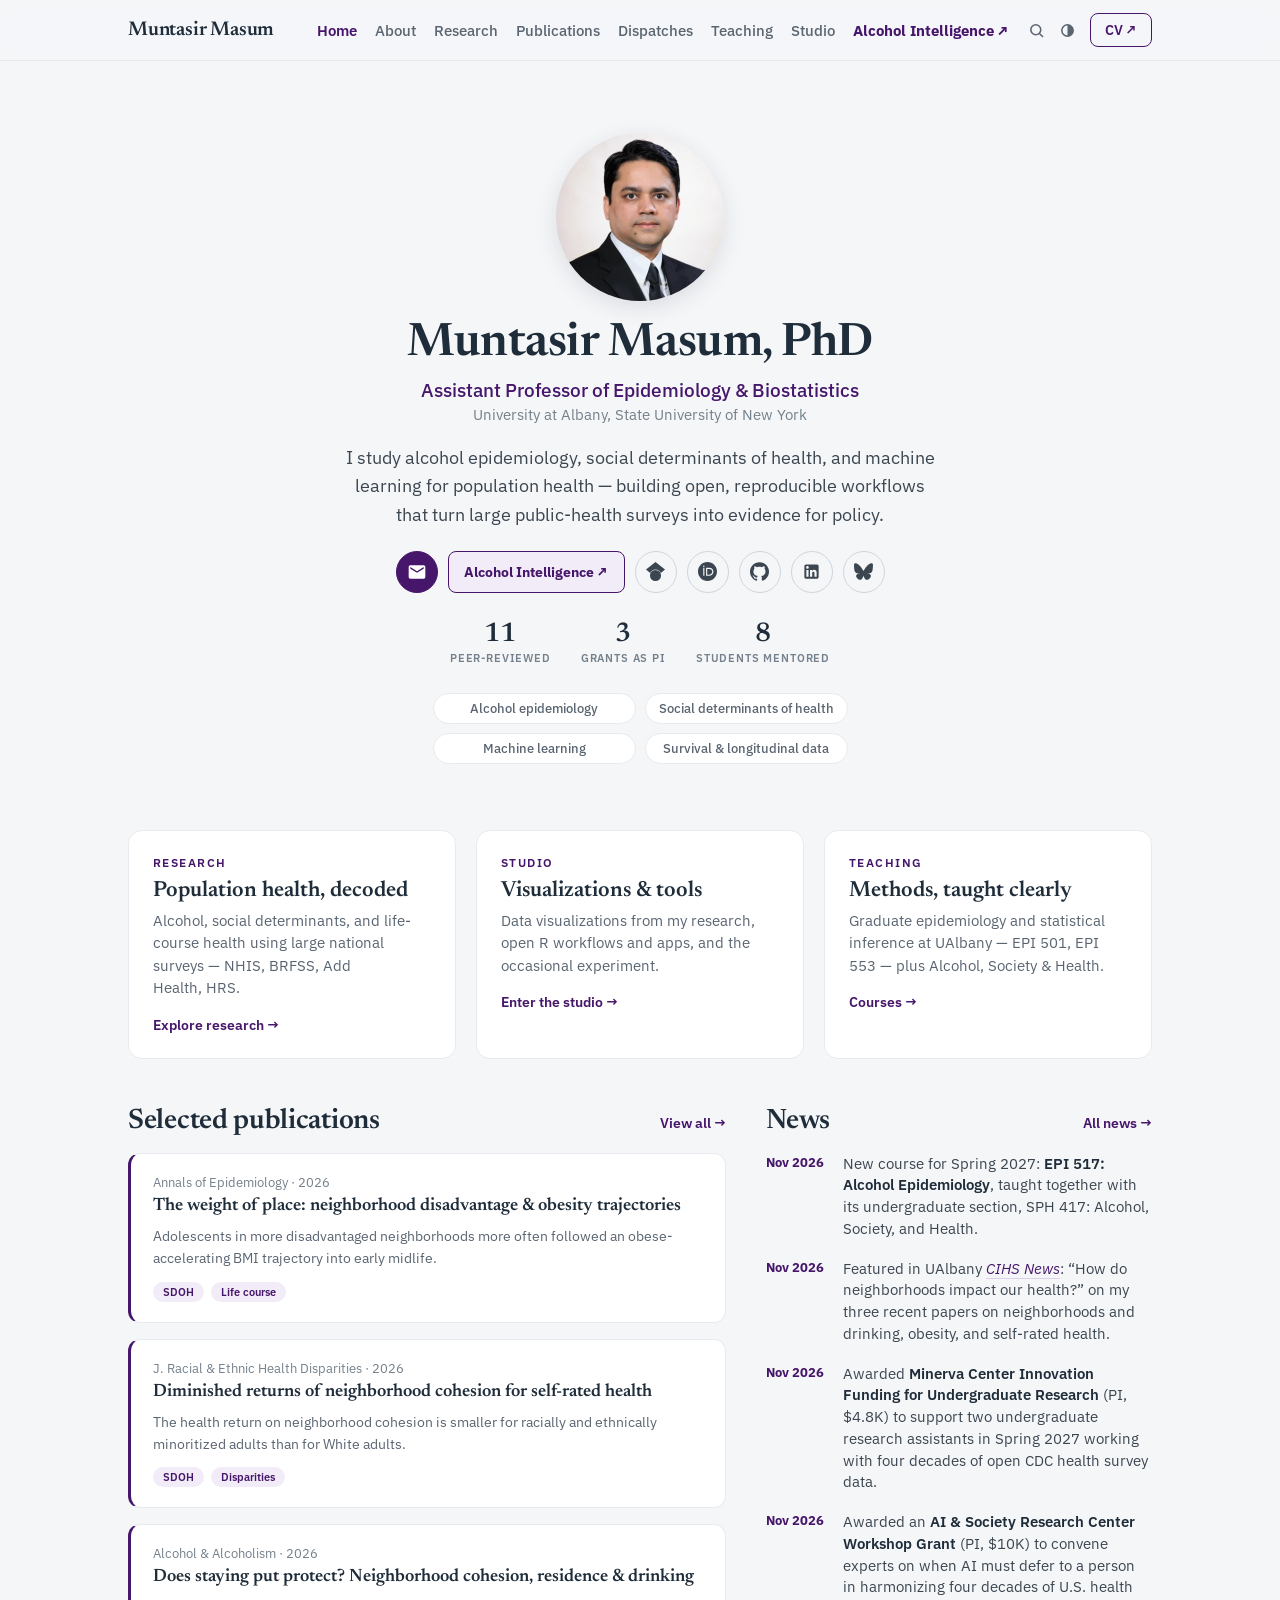
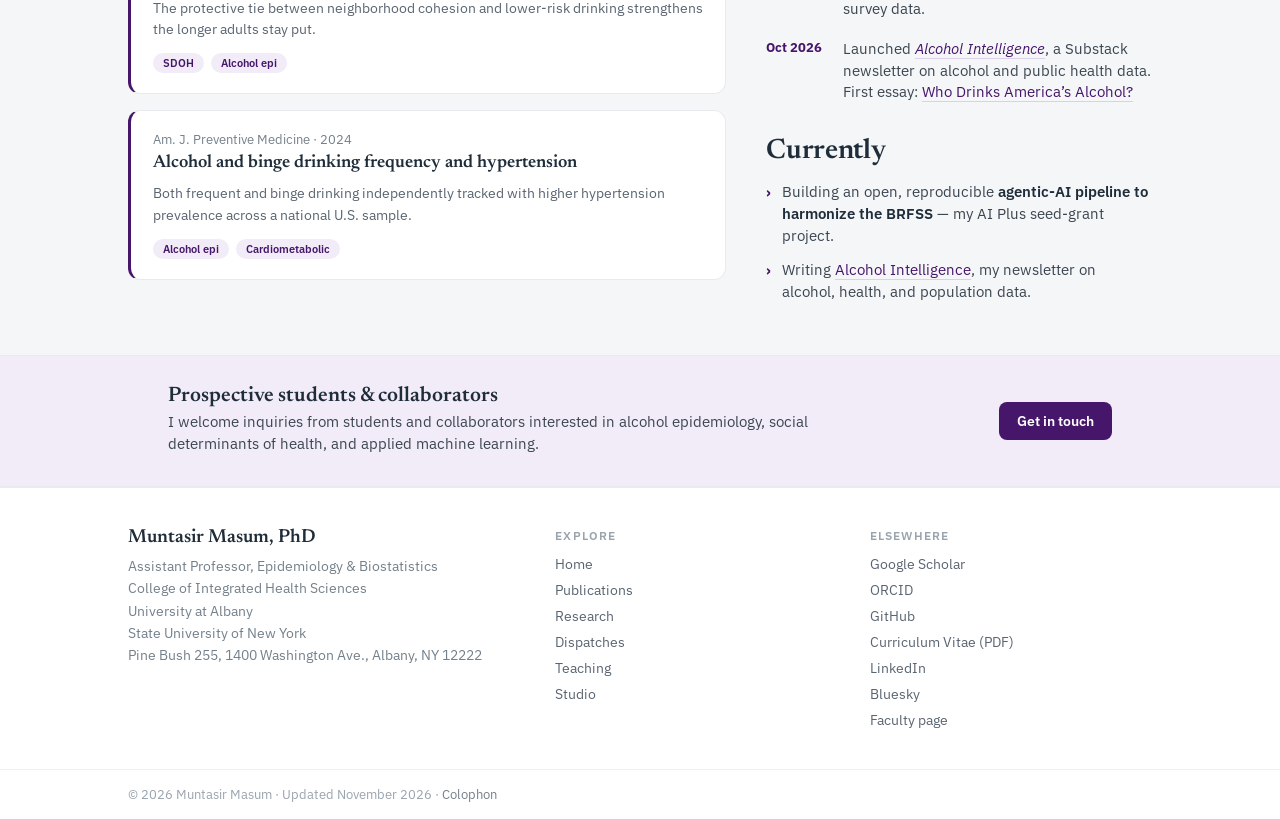
<file: index.html>
<!DOCTYPE html>
<html lang="en">
<head>
<meta charset="utf-8">
<meta name="viewport" content="width=device-width, initial-scale=1">
<meta name="theme-color" content="#f5f6f8">
<title>Muntasir Masum, PhD</title>
<meta name="description" content="Assistant Professor of Epidemiology & Biostatistics, University at Albany (SUNY) — alcohol epidemiology, social determinants of health, and machine learning for population health.">
<link rel="icon" href="favicon.svg">
<link rel="apple-touch-icon" href="headshot-circle.png">
<meta property="og:type" content="website">
<meta property="og:title" content="Muntasir Masum, PhD">
<meta property="og:description" content="Assistant Professor of Epidemiology & Biostatistics, University at Albany (SUNY) — alcohol epidemiology, social determinants of health, and machine learning for population health.">
<meta property="og:image" content="https://muntasirmasum.com/og-card.png">
<meta property="og:image:width" content="1200">
<meta property="og:image:height" content="630">
<meta property="og:image:alt" content="Muntasir Masum, PhD — Assistant Professor of Epidemiology &amp; Biostatistics, University at Albany">
<meta property="og:url" content="https://muntasirmasum.com/">
<meta property="og:site_name" content="Muntasir Masum, PhD">
<link rel="canonical" href="https://muntasirmasum.com/">
<meta name="twitter:card" content="summary_large_image">
<meta name="author" content="Muntasir Masum">
<script>try{if(localStorage.getItem('mm-theme')==='dark')document.documentElement.classList.add('quarto-dark')}catch(e){}</script>
<link rel="preconnect" href="https://fonts.googleapis.com">
<link rel="preconnect" href="https://fonts.gstatic.com" crossorigin>
<link href="https://fonts.googleapis.com/css2?family=IBM+Plex+Sans:wght@400;500;600;700&family=Newsreader:ital,opsz,wght@0,6..72,400;0,6..72,500;0,6..72,600;1,6..72,400&display=swap" rel="stylesheet">
<link href="site.css" rel="stylesheet">
<script type="application/ld+json">
{"@context":"https://schema.org","@type":"Person","name":"Muntasir Masum","honorificSuffix":"PhD","jobTitle":"Assistant Professor of Epidemiology & Biostatistics","affiliation":{"@type":"CollegeOrUniversity","name":"University at Albany, State University of New York"},"url":"https://muntasirmasum.com/","image":"https://muntasirmasum.com/headshot-circle.png","email":"mmasum@albany.edu","sameAs":["https://orcid.org/0000-0002-4210-2844","https://github.com/muntasirmasum","https://www.linkedin.com/in/muntasirmasum/","https://bsky.app/profile/muntasirm.bsky.social","https://mmuntasir.substack.com/","https://scholar.google.com/citations?user=3afD5JMAAAAJ&hl=en&inst=12410752515029022684"]}
</script>
</head>
<body>
<div class="mm-root">
  <a class="mm-skip" href="#main">Skip to content</a>

  <!-- ===================== NAV ===================== -->
  <nav class="mm-nav"><div class="mm-nav-inner">
    <a class="mm-brand" href="index.html">Muntasir Masum</a>
    <div class="mm-links">
      <a class="mm-link active" href="index.html">Home</a>
      <a class="mm-link" href="about.html">About</a>
      <a class="mm-link" href="research.html">Research</a>
      <a class="mm-link" href="publications.html">Publications</a>
      <a class="mm-link" href="dispatches.html">Dispatches</a>
      <a class="mm-link" href="teaching.html">Teaching</a>
      <a class="mm-link" href="studio.html">Studio</a>
      <a class="mm-ai" href="https://mmuntasir.substack.com/" target="_blank" rel="noopener">Alcohol Intelligence&#8201;&#8599;</a>
    </div>
    <div class="mm-nav-tools">
      <button class="mm-iconbtn" data-mm-search aria-label="Search" title="Search · ⌘K or /"><svg width="17" height="17" viewBox="0 0 24 24" fill="none" stroke="currentColor" stroke-width="2.2" stroke-linecap="round"><circle cx="11" cy="11" r="7"></circle><line x1="20.5" y1="20.5" x2="16.5" y2="16.5"></line></svg></button>
      <button class="mm-iconbtn" data-mm-dark aria-label="Toggle dark mode" title="Toggle dark mode"><svg width="17" height="17" viewBox="0 0 24 24" fill="none" stroke="currentColor" stroke-width="2.2"><circle cx="12" cy="12" r="8"></circle><path d="M12 4a8 8 0 0 1 0 16z" fill="currentColor" stroke="none"></path></svg></button>
      <a class="mm-cv" href="cv.pdf" target="_blank" rel="noopener">CV&#8201;&#8599;</a>
    </div>
  </div></nav>

  <!-- ===================== HERO ===================== -->
  <header class="mm-hero" id="main">
    <img class="mm-photo" src="headshot-circle.webp" alt="Muntasir Masum" width="168" height="168">
    <div>
      <h1 class="mm-name">Muntasir Masum, PhD</h1>
      <div class="mm-role">Assistant Professor of <span style="white-space:nowrap">Epidemiology &amp; Biostatistics</span></div>
      <div class="mm-affil"><a href="https://www.albany.edu/cihs/faculty/muntasir-masum" target="_blank" rel="noopener">University at Albany, State University of New York</a></div>
    </div>
    <p class="mm-intro">I study alcohol epidemiology, social determinants of health, and machine learning for population health — building open, reproducible workflows that turn large public-health surveys into evidence for policy.</p>
    <div class="mm-actions">
      <a class="mm-social email" href="mailto:mmasum@albany.edu" aria-label="Email" title="Email"><svg width="20" height="20" viewBox="0 0 24 24" fill="currentColor" aria-hidden="true"><path d="M20,8L12,13L4,8V6L12,11L20,6M20,4H4C2.89,4 2,4.89 2,6V18A2,2 0 0,0 4,20H20A2,2 0 0,0 22,18V6C22,4.89 21.1,4 20,4Z"/></svg></a>
      <a class="mm-aipill" href="https://mmuntasir.substack.com/" target="_blank" rel="noopener">Alcohol Intelligence&#8201;&#8599;</a>
      <div style="display:flex;gap:10px;flex-wrap:wrap;justify-content:center">
      <a class="mm-social" href="https://scholar.google.com/citations?user=3afD5JMAAAAJ&amp;hl=en&amp;inst=12410752515029022684" target="_blank" rel="noopener" aria-label="Google Scholar" title="Google Scholar"><svg width="19" height="19" viewBox="0 0 24 24" fill="currentColor" aria-hidden="true"><path d="M5.242 13.769L0 9.5 12 0l12 9.5-5.242 4.269C17.548 11.249 14.978 9.5 12 9.5c-2.977 0-5.548 1.748-6.758 4.269zM12 10a7 7 0 1 0 0 14 7 7 0 0 0 0-14z"/></svg></a>
      <a class="mm-social" href="https://orcid.org/0000-0002-4210-2844" target="_blank" rel="noopener" aria-label="ORCID" title="ORCID"><svg width="19" height="19" viewBox="0 0 24 24" fill="currentColor" aria-hidden="true"><path d="M12 0C5.372 0 0 5.372 0 12s5.372 12 12 12 12-5.372 12-12S18.628 0 12 0zM7.369 4.378c.525 0 .947.431.947.947s-.422.947-.947.947a.95.95 0 0 1-.947-.947c0-.525.422-.947.947-.947zm-.722 3.038h1.444v10.041H6.647V7.416zm3.562 0h3.9c3.712 0 5.344 2.653 5.344 5.025 0 2.578-2.016 5.025-5.325 5.025h-3.919V7.416zm1.444 1.303v7.444h2.297c3.272 0 4.022-2.484 4.022-3.722 0-2.016-1.284-3.722-4.097-3.722h-2.222z"/></svg></a>
      <a class="mm-social" href="https://github.com/muntasirmasum" target="_blank" rel="noopener" aria-label="GitHub" title="GitHub"><svg width="19" height="19" viewBox="0 0 24 24" fill="currentColor" aria-hidden="true"><path d="M12 .297c-6.63 0-12 5.373-12 12 0 5.303 3.438 9.8 8.205 11.385.6.113.82-.258.82-.577 0-.285-.01-1.04-.015-2.04-3.338.724-4.042-1.61-4.042-1.61C4.422 18.07 3.633 17.7 3.633 17.7c-1.087-.744.084-.729.084-.729 1.205.084 1.838 1.236 1.838 1.236 1.07 1.835 2.809 1.305 3.495.998.108-.776.417-1.305.76-1.605-2.665-.3-5.466-1.332-5.466-5.93 0-1.31.465-2.38 1.235-3.22-.135-.303-.54-1.523.105-3.176 0 0 1.005-.322 3.3 1.23.96-.267 1.98-.399 3-.405 1.02.006 2.04.138 3 .405 2.28-1.552 3.285-1.23 3.285-1.23.645 1.653.24 2.873.12 3.176.765.84 1.23 1.91 1.23 3.22 0 4.61-2.805 5.625-5.475 5.92.42.36.81 1.096.81 2.22 0 1.606-.015 2.896-.015 3.286 0 .315.21.69.825.57C20.565 22.092 24 17.592 24 12.297c0-6.627-5.373-12-12-12"/></svg></a>
      <a class="mm-social" href="https://www.linkedin.com/in/muntasirmasum/" target="_blank" rel="noopener" aria-label="LinkedIn" title="LinkedIn"><svg width="19" height="19" viewBox="0 0 24 24" fill="currentColor" aria-hidden="true"><path d="M19 3A2 2 0 0 1 21 5V19A2 2 0 0 1 19 21H5A2 2 0 0 1 3 19V5A2 2 0 0 1 5 3H19M18.5 18.5V13.2A3.26 3.26 0 0 0 15.24 9.94C14.39 9.94 13.4 10.46 12.92 11.24V10.13H10.13V18.5H12.92V13.57C12.92 12.8 13.54 12.17 14.31 12.17A1.4 1.4 0 0 1 15.71 13.57V18.5H18.5M6.88 8.56A1.68 1.68 0 0 0 8.56 6.88C8.56 5.95 7.81 5.19 6.88 5.19A1.69 1.69 0 0 0 5.19 6.88C5.19 7.81 5.95 8.56 6.88 8.56M8.27 18.5V10.13H5.5V18.5H8.27Z"/></svg></a>
      <a class="mm-social" href="https://bsky.app/profile/muntasirm.bsky.social" target="_blank" rel="noopener" aria-label="Bluesky" title="Bluesky"><svg width="19" height="19" viewBox="0 0 24 24" fill="currentColor" aria-hidden="true"><path d="M5.202 2.857C7.954 4.922 10.913 9.11 12 11.358c1.087-2.247 4.046-6.436 6.798-8.501C20.783 1.366 24 .213 24 3.883c0 .732-.42 6.156-.667 7.037-.856 3.061-3.978 3.842-6.755 3.37 4.854.826 6.089 3.562 3.422 6.299-5.065 5.196-7.28-1.304-7.847-2.97-.104-.305-.152-.448-.153-.327 0-.121-.05.022-.153.327-.568 1.666-2.782 8.166-7.847 2.97-2.667-2.737-1.432-5.473 3.422-6.3-2.777.473-5.899-.308-6.755-3.369C.42 10.04 0 4.615 0 3.883c0-3.67 3.217-2.517 5.202-1.026"/></svg></a>
      </div>
    </div>
    <div class="mm-stats">
      <div class="mm-stat"><div class="mm-statnum">11</div><div class="mm-statlabel">Peer-reviewed</div></div>
      <div class="mm-stat"><div class="mm-statnum">3</div><div class="mm-statlabel">Grants as PI</div></div>
      <div class="mm-stat"><div class="mm-statnum">8</div><div class="mm-statlabel">Students mentored</div></div>
    </div>
    <div class="mm-tags mm-hero-tags">
      <span class="mm-tag" data-mm-topic="alcohol" title="Browse related work">Alcohol epidemiology</span>
      <span class="mm-tag" data-mm-topic="sdoh" title="Browse related work">Social determinants of health</span>
      <span class="mm-tag" data-mm-topic="ml" title="Browse related work">Machine learning</span>
      <span class="mm-tag" data-mm-topic="longitudinal" title="Browse related work">Survival &amp; longitudinal data</span>
    </div>
  </header>

  <!-- ===================== WHAT I WORK ON ===================== -->
  <section class="mm-wrap mm-section-pad">
    <div class="mm-grid3">
      <div class="mm-card">
        <div class="mm-eyebrow">Research</div>
        <h3 class="mm-card-h3">Population health, decoded</h3>
        <p class="mm-card-p">Alcohol, social determinants, and life-course health using large national surveys — NHIS, BRFSS, Add Health, HRS.</p>
        <a class="mm-card-link" href="research.html">Explore research &#8594;</a>
      </div>
      <div class="mm-card">
        <div class="mm-eyebrow">Studio</div>
        <h3 class="mm-card-h3">Visualizations &amp; tools</h3>
        <p class="mm-card-p">Data visualizations from my research, open R workflows and apps, and the occasional experiment.</p>
        <a class="mm-card-link" href="studio.html">Enter the studio &#8594;</a>
      </div>
      <div class="mm-card">
        <div class="mm-eyebrow">Teaching</div>
        <h3 class="mm-card-h3">Methods, taught clearly</h3>
        <p class="mm-card-p">Graduate epidemiology and statistical inference at UAlbany — EPI 501, EPI 553 — plus Alcohol, Society &amp; Health.</p>
        <a class="mm-card-link" href="teaching.html">Courses &#8594;</a>
      </div>
    </div>
  </section>

  <!-- ===================== PUBS + NEWS ===================== -->
  <section class="mm-wrap" style="padding-top:48px">
    <div class="mm-two-col">
      <div>
        <div class="mm-rowhead">
          <h2 class="mm-h2">Selected publications</h2>
          <a class="mm-card-link" href="publications.html">View all &#8594;</a>
        </div>
        <div style="display:flex;flex-direction:column;gap:16px">
          <a class="mm-pub-card" href="https://doi.org/10.1016/j.annepidem.2026.110246" target="_blank" rel="noopener">
            <div class="mm-pub-meta">Annals of Epidemiology · 2026</div>
            <div class="mm-pub-title">The weight of place: neighborhood disadvantage &amp; obesity trajectories</div>
            <p class="mm-pub-desc">Adolescents in more disadvantaged neighborhoods more often followed an obese-accelerating BMI trajectory into early midlife.</p>
            <div class="mm-pillrow"><span class="mm-pill">SDOH</span><span class="mm-pill">Life course</span></div>
          </a>
          <a class="mm-pub-card" href="https://doi.org/10.1007/s40615-026-03155-z" target="_blank" rel="noopener">
            <div class="mm-pub-meta">J. Racial &amp; Ethnic Health Disparities · 2026</div>
            <div class="mm-pub-title">Diminished returns of neighborhood cohesion for self-rated health</div>
            <p class="mm-pub-desc">The health return on neighborhood cohesion is smaller for racially and ethnically minoritized adults than for White adults.</p>
            <div class="mm-pillrow"><span class="mm-pill">SDOH</span><span class="mm-pill">Disparities</span></div>
          </a>
          <a class="mm-pub-card" href="https://doi.org/10.1093/alcalc/agag025" target="_blank" rel="noopener">
            <div class="mm-pub-meta">Alcohol &amp; Alcoholism · 2026</div>
            <div class="mm-pub-title">Does staying put protect? Neighborhood cohesion, residence &amp; drinking</div>
            <p class="mm-pub-desc">The protective tie between neighborhood cohesion and lower-risk drinking strengthens the longer adults stay put.</p>
            <div class="mm-pillrow"><span class="mm-pill">SDOH</span><span class="mm-pill">Alcohol epi</span></div>
          </a>
          <a class="mm-pub-card" href="https://doi.org/10.1016/j.amepre.2024.05.008" target="_blank" rel="noopener">
            <div class="mm-pub-meta">Am. J. Preventive Medicine · 2024</div>
            <div class="mm-pub-title">Alcohol and binge drinking frequency and hypertension</div>
            <p class="mm-pub-desc">Both frequent and binge drinking independently tracked with higher hypertension prevalence across a national U.S. sample.</p>
            <div class="mm-pillrow"><span class="mm-pill">Alcohol epi</span><span class="mm-pill">Cardiometabolic</span></div>
          </a>
        </div>
      </div>
      <div>
        <div class="mm-rowhead">
          <h2 class="mm-h2">News</h2>
          <a class="mm-card-link" href="dispatches.html#news">All news &#8594;</a>
        </div>
        <div style="display:flex;flex-direction:column;gap:18px">
          <div class="mm-news-item"><span class="mm-news-date">Nov 2026</span><span class="mm-news-text">New course for Spring 2027: <strong>EPI&nbsp;517: Alcohol Epidemiology</strong>, taught together with its undergraduate section, SPH&nbsp;417: Alcohol, Society, and Health.</span></div>
          <div class="mm-news-item"><span class="mm-news-date">Nov 2026</span><span class="mm-news-text">Featured in UAlbany <a href="https://www.albany.edu/cihs/news/2026-how-do-neighborhoods-impact-our-health-muntasir-masums-research-explains" target="_blank" rel="noopener"><em>CIHS News</em></a>: &ldquo;How do neighborhoods impact our health?&rdquo; on my three recent papers on neighborhoods and drinking, obesity, and self-rated health.</span></div>
          <div class="mm-news-item"><span class="mm-news-date">Nov 2026</span><span class="mm-news-text">Awarded <strong>Minerva Center Innovation Funding for Undergraduate Research</strong> (PI, $4.8K) to support two undergraduate research assistants in Spring 2027 working with four decades of open CDC health survey data.</span></div>
          <div class="mm-news-item"><span class="mm-news-date">Nov 2026</span><span class="mm-news-text">Awarded an <strong>AI &amp; Society Research Center Workshop Grant</strong> (PI, $10K) to convene experts on when AI must defer to a person in harmonizing four decades of U.S. health survey data.</span></div>
          <div class="mm-news-item"><span class="mm-news-date">Oct 2026</span><span class="mm-news-text">Launched <a href="https://mmuntasir.substack.com/" target="_blank" rel="noopener"><em>Alcohol Intelligence</em></a>, a Substack newsletter on alcohol and public health data. First essay: <a href="https://mmuntasir.substack.com/p/who-drinks-americas-alcohol" target="_blank" rel="noopener">Who Drinks America&#8217;s Alcohol?</a></span></div>
        </div>
        <h2 class="mm-h2" style="margin:34px 0 16px">Currently</h2>
        <ul style="list-style:none;margin:0;padding:0;display:flex;flex-direction:column;gap:13px">
          <li style="display:flex;gap:11px;font:400 14.5px/1.5 'IBM Plex Sans',system-ui,sans-serif;color:var(--body)"><span style="flex:none;color:var(--accent-text);font-weight:700">&#8250;</span><span>Building an open, reproducible <strong style="color:var(--ink);font-weight:600">agentic-AI pipeline to harmonize the BRFSS</strong> — my AI Plus seed-grant project.</span></li>
          <li style="display:flex;gap:11px;font:400 14.5px/1.5 'IBM Plex Sans',system-ui,sans-serif;color:var(--body)"><span style="flex:none;color:var(--accent-text);font-weight:700">&#8250;</span><span>Writing <a href="https://mmuntasir.substack.com/" target="_blank" rel="noopener" style="color:var(--accent-text);text-decoration:none;border-bottom:1px solid var(--accent-underline)">Alcohol Intelligence</a>, my newsletter on alcohol, health, and population data.</span></li>
        </ul>
      </div>
    </div>
    <div style="height:8px"></div>
  </section>

  <!-- ===================== CTA + FOOTER ===================== -->
  <section class="mm-callout"><div class="mm-callout-inner">
    <div>
      <div class="mm-callout-title">Prospective students &amp; collaborators</div>
      <div class="mm-callout-text">I welcome inquiries from students and collaborators interested in alcohol epidemiology, social determinants of health, and applied machine learning.</div>
    </div>
    <a class="mm-btn" href="mailto:mmasum@albany.edu">Get in touch</a>
  </div></section>

  <footer class="mm-footer">
    <div class="mm-footer-grid">
      <div>
        <div class="mm-foot-name">Muntasir Masum, PhD</div>
        <div class="mm-foot-bio">Assistant Professor, Epidemiology &amp; Biostatistics<br>College of Integrated Health Sciences<br>University at Albany<br>State University of New York<br>Pine Bush 255, 1400 Washington Ave., Albany, NY 12222</div>
      </div>
      <div>
        <div class="mm-foot-h">Explore</div>
        <div class="mm-foot-links">
          <a href="index.html">Home</a>
          <a href="publications.html">Publications</a>
          <a href="research.html">Research</a>
          <a href="dispatches.html">Dispatches</a>
          <a href="teaching.html">Teaching</a>
          <a href="studio.html">Studio</a>
        </div>
      </div>
      <div>
        <div class="mm-foot-h">Elsewhere</div>
        <div class="mm-foot-links">
          <a href="https://scholar.google.com/citations?user=3afD5JMAAAAJ&amp;hl=en&amp;inst=12410752515029022684" target="_blank" rel="noopener">Google Scholar</a>
          <a href="https://orcid.org/0000-0002-4210-2844" target="_blank" rel="noopener">ORCID</a>
          <a href="https://github.com/muntasirmasum" target="_blank" rel="noopener">GitHub</a>
          <a href="cv.pdf" target="_blank" rel="noopener">Curriculum Vitae (PDF)</a>
          <a href="https://www.linkedin.com/in/muntasirmasum/" target="_blank" rel="noopener">LinkedIn</a>
          <a href="https://bsky.app/profile/muntasirm.bsky.social" target="_blank" rel="noopener">Bluesky</a>
          <a href="https://www.albany.edu/cihs/faculty/muntasir-masum" target="_blank" rel="noopener">Faculty page</a>
        </div>
      </div>
    </div>
    <div class="mm-foot-bottom"><div class="mm-foot-bottom-inner">&#169; 2026 Muntasir Masum &#183; Updated November 2026 &#183; <details class="mm-colophon"><summary>Colophon</summary><span class="mm-colophon-body">A plain static site, hand-editable HTML, CSS, and a little JavaScript, with no build step. Set in Newsreader and IBM Plex Sans. Versioned on GitHub, deployed on Vercel.</span></details></div></div>
  </footer>

</div>
<template id="__bundler_thumbnail" data-bg-color="#46166b">
  <svg viewBox="0 0 1200 800" xmlns="http://www.w3.org/2000/svg">
    <rect width="1200" height="800" fill="#46166b"/>
    <circle cx="600" cy="330" r="120" fill="#cbb1e8"/>
    <text x="600" y="365" text-anchor="middle" font-family="Georgia, 'Times New Roman', serif" font-size="150" font-weight="700" fill="#46166b">MM</text>
    <text x="600" y="560" text-anchor="middle" font-family="Georgia, 'Times New Roman', serif" font-size="62" font-weight="600" fill="#ffffff">Muntasir Masum, PhD</text>
  </svg>
</template>
<script src="site.js"></script>
</body>
</html>
</file>
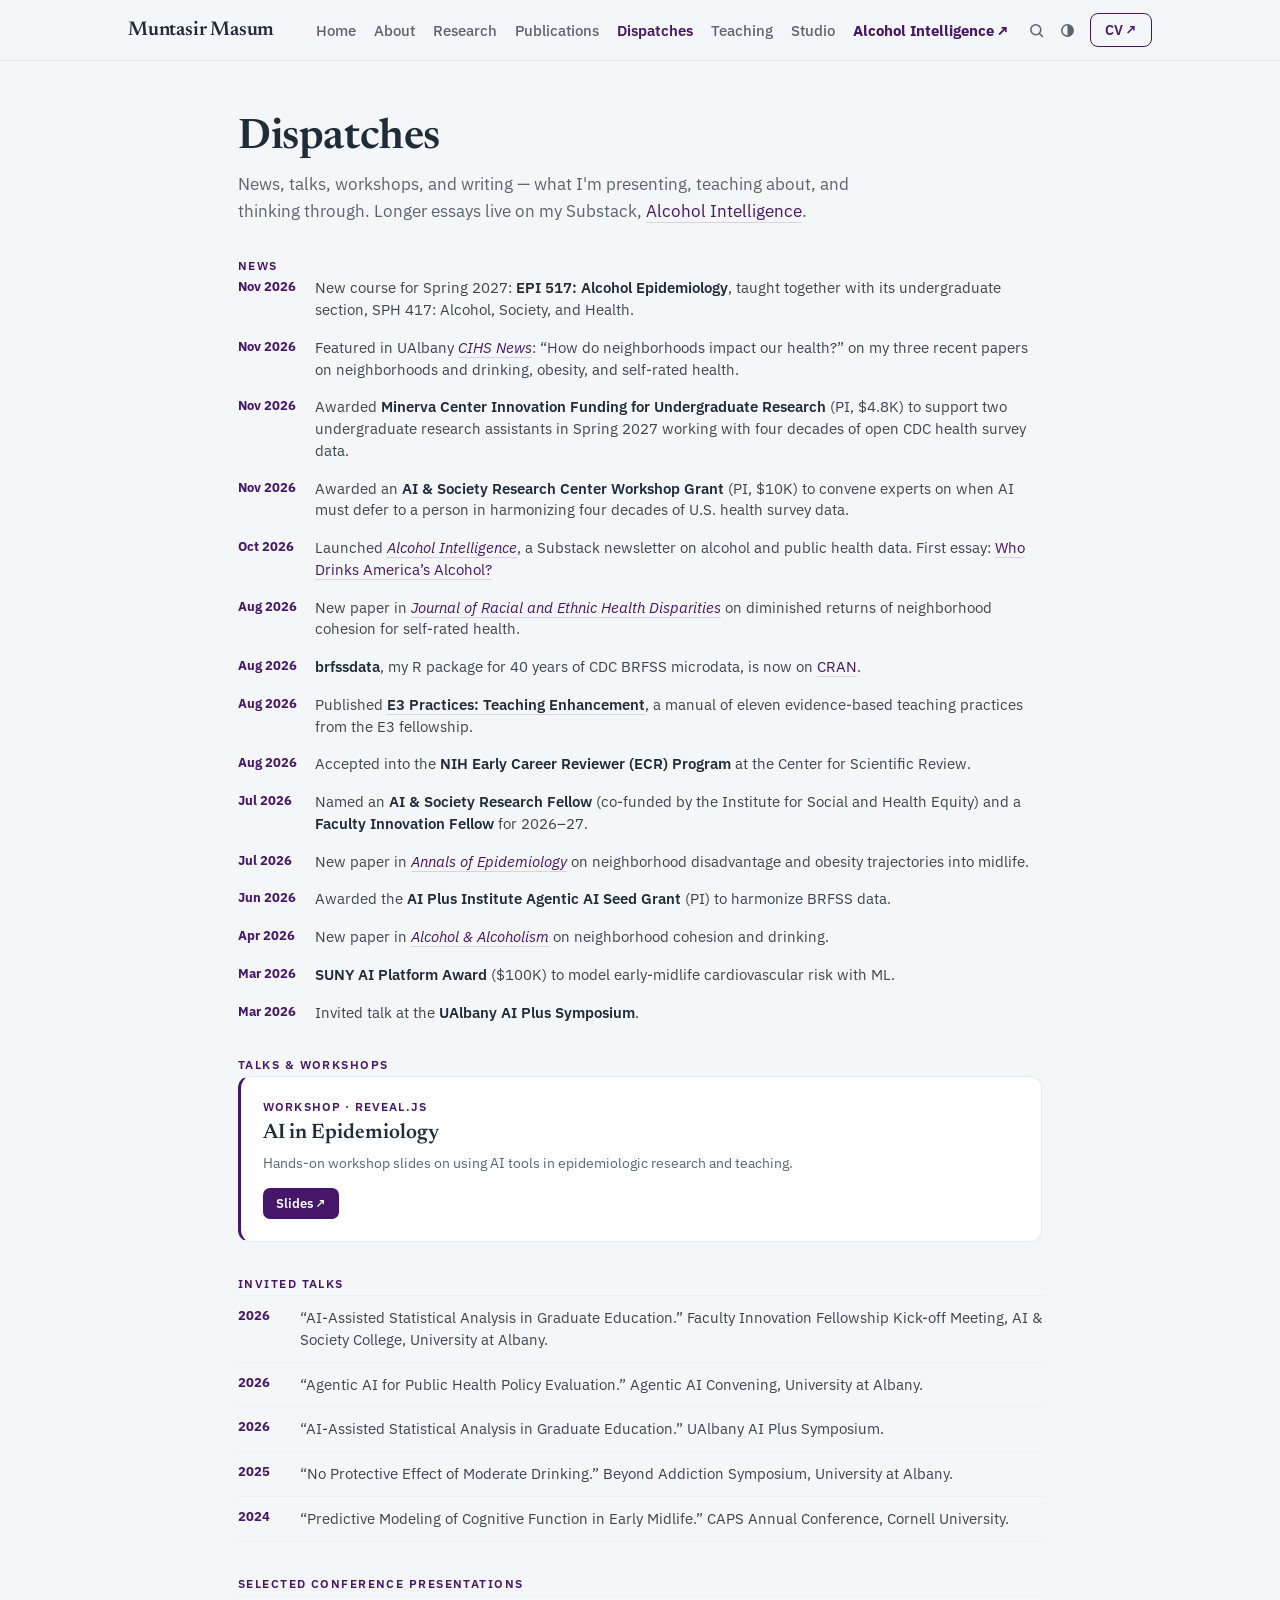
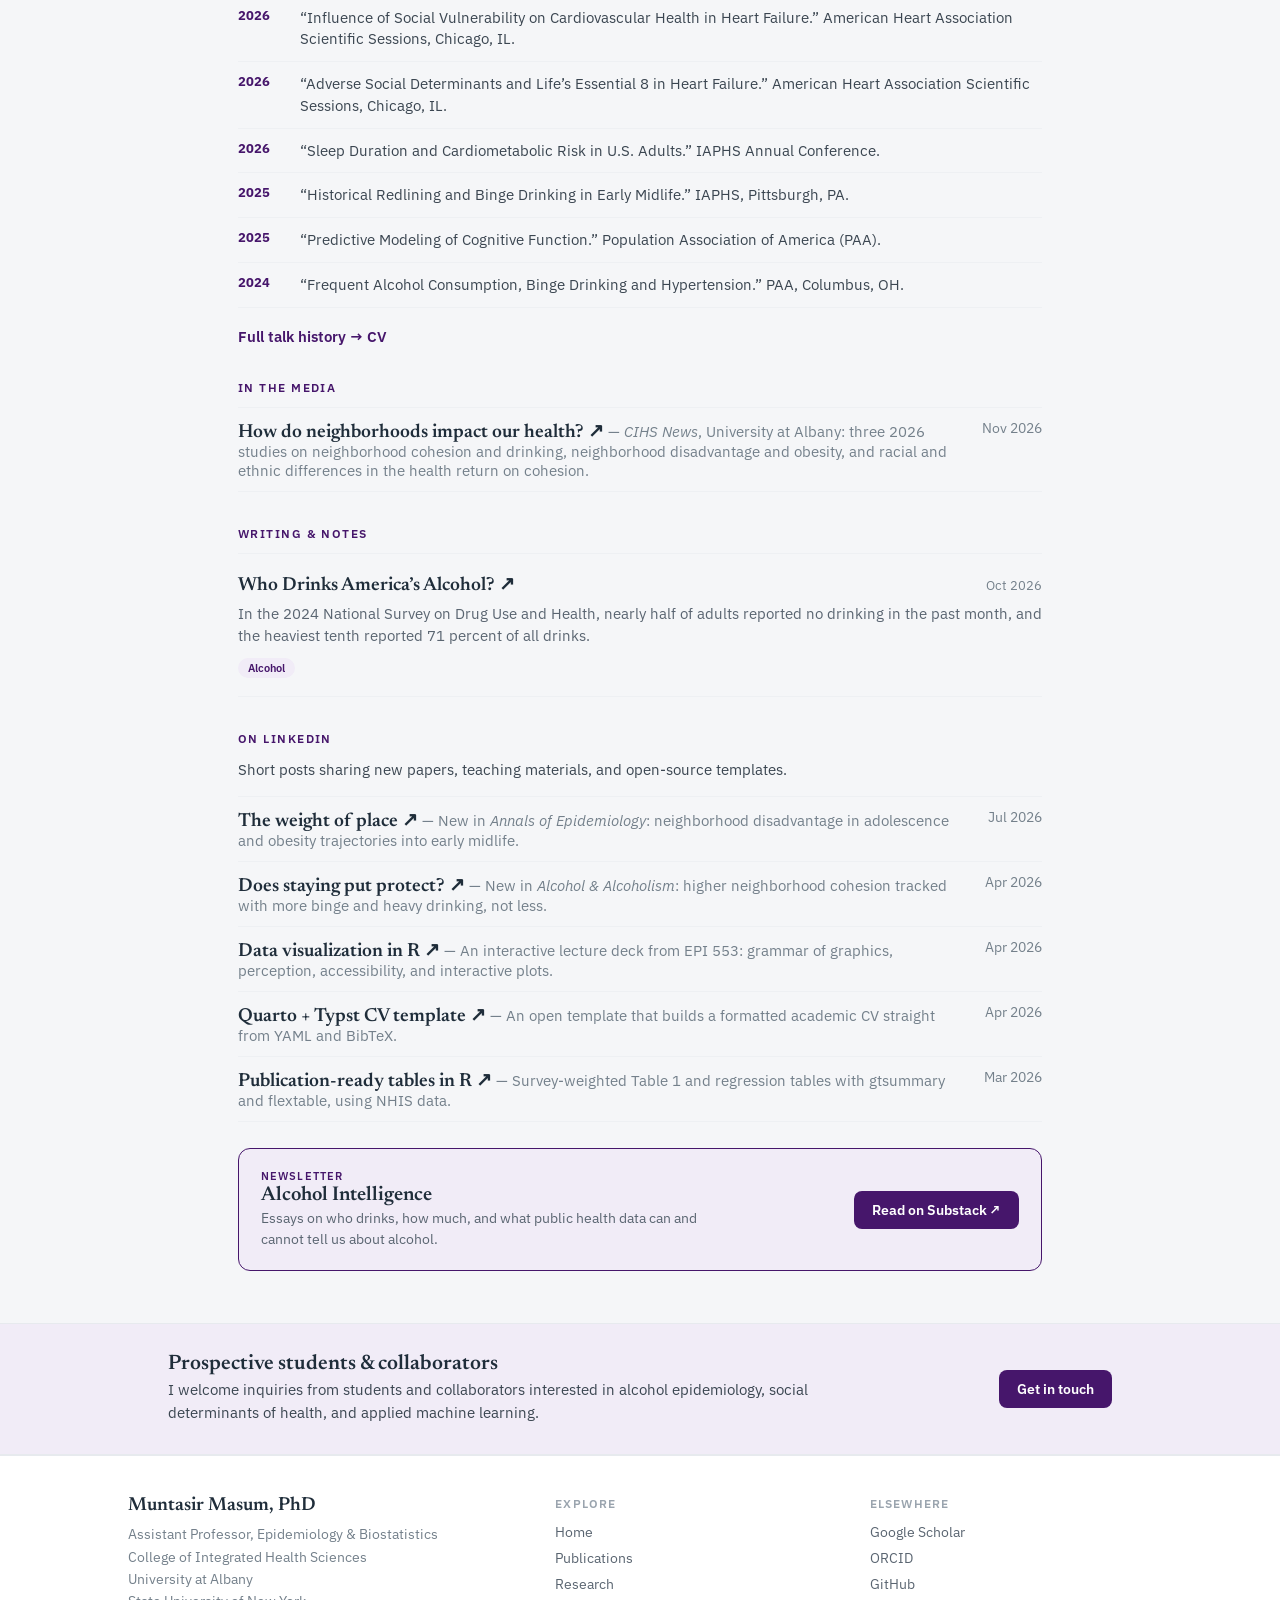
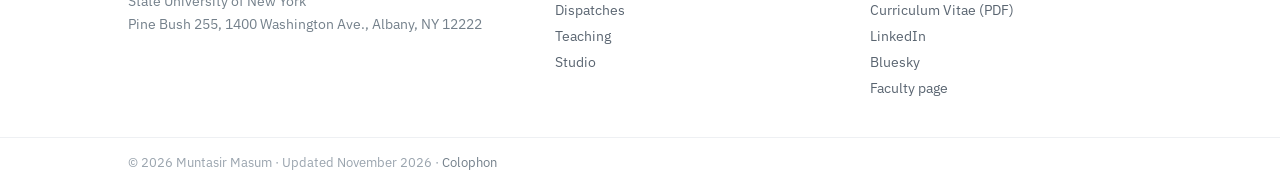
<file: dispatches.html>
<!DOCTYPE html>
<html lang="en">
<head>
<meta charset="utf-8">
<meta name="viewport" content="width=device-width, initial-scale=1">
<meta name="theme-color" content="#f5f6f8">
<title>Dispatches — Muntasir Masum, PhD</title>
<meta name="description" content="News, talks, workshops, and writing — what I'm presenting, teaching about, and thinking through.">
<link rel="icon" href="favicon.svg">
<link rel="apple-touch-icon" href="headshot-circle.png">
<meta property="og:type" content="website">
<meta property="og:title" content="Dispatches — Muntasir Masum, PhD">
<meta property="og:description" content="News, talks, workshops, and writing — what I'm presenting, teaching about, and thinking through.">
<meta property="og:image" content="https://muntasirmasum.com/og-card.png">
<meta property="og:image:width" content="1200">
<meta property="og:image:height" content="630">
<meta property="og:image:alt" content="Muntasir Masum, PhD — Assistant Professor of Epidemiology &amp; Biostatistics, University at Albany">
<meta property="og:url" content="https://muntasirmasum.com/dispatches.html">
<meta property="og:site_name" content="Muntasir Masum, PhD">
<link rel="canonical" href="https://muntasirmasum.com/dispatches.html">
<meta name="twitter:card" content="summary_large_image">
<meta name="author" content="Muntasir Masum">
<script>try{if(localStorage.getItem('mm-theme')==='dark')document.documentElement.classList.add('quarto-dark')}catch(e){}</script>
<link rel="preconnect" href="https://fonts.googleapis.com">
<link rel="preconnect" href="https://fonts.gstatic.com" crossorigin>
<link href="https://fonts.googleapis.com/css2?family=IBM+Plex+Sans:wght@400;500;600;700&family=Newsreader:ital,opsz,wght@0,6..72,400;0,6..72,500;0,6..72,600;1,6..72,400&display=swap" rel="stylesheet">
<link href="site.css" rel="stylesheet">
</head>
<body>
<div class="mm-root">
  <a class="mm-skip" href="#main">Skip to content</a>

  <!-- ===================== NAV ===================== -->
  <nav class="mm-nav"><div class="mm-nav-inner">
    <a class="mm-brand" href="index.html">Muntasir Masum</a>
    <div class="mm-links">
      <a class="mm-link" href="index.html">Home</a>
      <a class="mm-link" href="about.html">About</a>
      <a class="mm-link" href="research.html">Research</a>
      <a class="mm-link" href="publications.html">Publications</a>
      <a class="mm-link active" href="dispatches.html">Dispatches</a>
      <a class="mm-link" href="teaching.html">Teaching</a>
      <a class="mm-link" href="studio.html">Studio</a>
      <a class="mm-ai" href="https://mmuntasir.substack.com/" target="_blank" rel="noopener">Alcohol Intelligence&#8201;&#8599;</a>
    </div>
    <div class="mm-nav-tools">
      <button class="mm-iconbtn" data-mm-search aria-label="Search" title="Search · ⌘K or /"><svg width="17" height="17" viewBox="0 0 24 24" fill="none" stroke="currentColor" stroke-width="2.2" stroke-linecap="round"><circle cx="11" cy="11" r="7"></circle><line x1="20.5" y1="20.5" x2="16.5" y2="16.5"></line></svg></button>
      <button class="mm-iconbtn" data-mm-dark aria-label="Toggle dark mode" title="Toggle dark mode"><svg width="17" height="17" viewBox="0 0 24 24" fill="none" stroke="currentColor" stroke-width="2.2"><circle cx="12" cy="12" r="8"></circle><path d="M12 4a8 8 0 0 1 0 16z" fill="currentColor" stroke="none"></path></svg></button>
      <a class="mm-cv" href="cv.pdf" target="_blank" rel="noopener">CV&#8201;&#8599;</a>
    </div>
  </div></nav>

  <!-- ===================== DISPATCHES ===================== -->
  <main class="mm-page" id="main">
    <h1 class="mm-h1">Dispatches</h1>
    <p class="mm-lead">News, talks, workshops, and writing — what I'm presenting, teaching about, and thinking through. Longer essays live on my Substack, <a class="mm-doi" href="https://mmuntasir.substack.com/" target="_blank" rel="noopener">Alcohol Intelligence</a>.</p>

    <div class="mm-seclabel tight" id="news">News</div>
    <!-- Newest first. The home page shows the 5 newest of these, with identical markup. -->
    <div style="display:flex;flex-direction:column;gap:16px">
      <div class="mm-news-item"><span class="mm-news-date">Nov 2026</span><span class="mm-news-text">New course for Spring 2027: <strong>EPI&nbsp;517: Alcohol Epidemiology</strong>, taught together with its undergraduate section, SPH&nbsp;417: Alcohol, Society, and Health.</span></div>
      <div class="mm-news-item"><span class="mm-news-date">Nov 2026</span><span class="mm-news-text">Featured in UAlbany <a href="https://www.albany.edu/cihs/news/2026-how-do-neighborhoods-impact-our-health-muntasir-masums-research-explains" target="_blank" rel="noopener"><em>CIHS News</em></a>: &ldquo;How do neighborhoods impact our health?&rdquo; on my three recent papers on neighborhoods and drinking, obesity, and self-rated health.</span></div>
      <div class="mm-news-item"><span class="mm-news-date">Nov 2026</span><span class="mm-news-text">Awarded <strong>Minerva Center Innovation Funding for Undergraduate Research</strong> (PI, $4.8K) to support two undergraduate research assistants in Spring 2027 working with four decades of open CDC health survey data.</span></div>
      <div class="mm-news-item"><span class="mm-news-date">Nov 2026</span><span class="mm-news-text">Awarded an <strong>AI &amp; Society Research Center Workshop Grant</strong> (PI, $10K) to convene experts on when AI must defer to a person in harmonizing four decades of U.S. health survey data.</span></div>
      <div class="mm-news-item"><span class="mm-news-date">Oct 2026</span><span class="mm-news-text">Launched <a href="https://mmuntasir.substack.com/" target="_blank" rel="noopener"><em>Alcohol Intelligence</em></a>, a Substack newsletter on alcohol and public health data. First essay: <a href="https://mmuntasir.substack.com/p/who-drinks-americas-alcohol" target="_blank" rel="noopener">Who Drinks America&#8217;s Alcohol?</a></span></div>
      <div class="mm-news-item"><span class="mm-news-date">Aug 2026</span><span class="mm-news-text">New paper in <a href="https://doi.org/10.1007/s40615-026-03155-z" target="_blank" rel="noopener"><em>Journal of Racial and Ethnic Health Disparities</em></a> on diminished returns of neighborhood cohesion for self-rated health.</span></div>
      <div class="mm-news-item"><span class="mm-news-date">Aug 2026</span><span class="mm-news-text"><strong>brfssdata</strong>, my R package for 40 years of CDC BRFSS microdata, is now on <a href="https://cran.r-project.org/web/packages/brfssdata/index.html" target="_blank" rel="noopener">CRAN</a>.</span></div>
      <div class="mm-news-item"><span class="mm-news-date">Aug 2026</span><span class="mm-news-text">Published <a href="https://muntasirmasum.github.io/teaching-practices-manual/" target="_blank" rel="noopener"><strong>E3 Practices: Teaching Enhancement</strong></a>, a manual of eleven evidence-based teaching practices from the E3 fellowship.</span></div>
      <div class="mm-news-item"><span class="mm-news-date">Aug 2026</span><span class="mm-news-text">Accepted into the <strong>NIH Early Career Reviewer (ECR) Program</strong> at the Center for Scientific Review.</span></div>
      <div class="mm-news-item"><span class="mm-news-date">Jul 2026</span><span class="mm-news-text">Named an <strong>AI &amp; Society Research Fellow</strong> (co-funded by the Institute for Social and Health Equity) and a <strong>Faculty Innovation Fellow</strong> for 2026–27.</span></div>
      <div class="mm-news-item"><span class="mm-news-date">Jul 2026</span><span class="mm-news-text">New paper in <a href="https://doi.org/10.1016/j.annepidem.2026.110246" target="_blank" rel="noopener"><em>Annals of Epidemiology</em></a> on neighborhood disadvantage and obesity trajectories into midlife.</span></div>
      <div class="mm-news-item"><span class="mm-news-date">Jun 2026</span><span class="mm-news-text">Awarded the <strong>AI Plus Institute Agentic AI Seed Grant</strong> (PI) to harmonize BRFSS data.</span></div>
      <div class="mm-news-item"><span class="mm-news-date">Apr 2026</span><span class="mm-news-text">New paper in <a href="https://doi.org/10.1093/alcalc/agag025" target="_blank" rel="noopener"><em>Alcohol &amp; Alcoholism</em></a> on neighborhood cohesion and drinking.</span></div>
      <div class="mm-news-item"><span class="mm-news-date">Mar 2026</span><span class="mm-news-text"><strong>SUNY AI Platform Award</strong> ($100K) to model early-midlife cardiovascular risk with ML.</span></div>
      <div class="mm-news-item"><span class="mm-news-date">Mar 2026</span><span class="mm-news-text">Invited talk at the <strong>UAlbany AI Plus Symposium</strong>.</span></div>
    </div>

    <div class="mm-seclabel tight">Talks &amp; workshops</div>
    <div class="mm-accentcard">
      <div class="eyebrow">Workshop · reveal.js</div>
      <h3>AI in Epidemiology</h3>
      <p>Hands-on workshop slides on using AI tools in epidemiologic research and teaching.</p>
      <div class="mm-btnrow"><a class="mm-btn-sm" href="https://muntasirmasum.github.io/ai-epi-workshop/ai-epi-workshop.html#/title-slide" target="_blank" rel="noopener">Slides&#8201;&#8599;</a></div>
    </div>

    <div class="mm-seclabel tight">Invited talks</div>
    <div class="mm-rows">
      <div class="mm-row" style="justify-content:flex-start"><span class="mm-row-num">2026</span><span style="font:400 14.5px/1.5 'IBM Plex Sans',system-ui,sans-serif;color:var(--body)">&ldquo;AI-Assisted Statistical Analysis in Graduate Education.&rdquo; Faculty Innovation Fellowship Kick-off Meeting, AI &amp; Society College, University at Albany.</span></div>
      <div class="mm-row" style="justify-content:flex-start"><span class="mm-row-num">2026</span><span style="font:400 14.5px/1.5 'IBM Plex Sans',system-ui,sans-serif;color:var(--body)">&ldquo;Agentic AI for Public Health Policy Evaluation.&rdquo; Agentic AI Convening, University at Albany.</span></div>
      <div class="mm-row" style="justify-content:flex-start"><span class="mm-row-num">2026</span><span style="font:400 14.5px/1.5 'IBM Plex Sans',system-ui,sans-serif;color:var(--body)">&ldquo;AI-Assisted Statistical Analysis in Graduate Education.&rdquo; UAlbany AI Plus Symposium.</span></div>
      <div class="mm-row" style="justify-content:flex-start"><span class="mm-row-num">2025</span><span style="font:400 14.5px/1.5 'IBM Plex Sans',system-ui,sans-serif;color:var(--body)">&ldquo;No Protective Effect of Moderate Drinking.&rdquo; Beyond Addiction Symposium, University at Albany.</span></div>
      <div class="mm-row" style="justify-content:flex-start"><span class="mm-row-num">2024</span><span style="font:400 14.5px/1.5 'IBM Plex Sans',system-ui,sans-serif;color:var(--body)">&ldquo;Predictive Modeling of Cognitive Function in Early Midlife.&rdquo; CAPS Annual Conference, Cornell University.</span></div>
    </div>

    <div class="mm-seclabel tight">Selected conference presentations</div>
    <div class="mm-rows">
      <div class="mm-row" style="justify-content:flex-start"><span class="mm-row-num">2026</span><span style="font:400 14.5px/1.5 'IBM Plex Sans',system-ui,sans-serif;color:var(--body)">&ldquo;Influence of Social Vulnerability on Cardiovascular Health in Heart Failure.&rdquo; American Heart Association Scientific Sessions, Chicago, IL.</span></div>
      <div class="mm-row" style="justify-content:flex-start"><span class="mm-row-num">2026</span><span style="font:400 14.5px/1.5 'IBM Plex Sans',system-ui,sans-serif;color:var(--body)">&ldquo;Adverse Social Determinants and Life&rsquo;s Essential 8 in Heart Failure.&rdquo; American Heart Association Scientific Sessions, Chicago, IL.</span></div>
      <div class="mm-row" style="justify-content:flex-start"><span class="mm-row-num">2026</span><span style="font:400 14.5px/1.5 'IBM Plex Sans',system-ui,sans-serif;color:var(--body)">&ldquo;Sleep Duration and Cardiometabolic Risk in U.S. Adults.&rdquo; IAPHS Annual Conference.</span></div>
      <div class="mm-row" style="justify-content:flex-start"><span class="mm-row-num">2025</span><span style="font:400 14.5px/1.5 'IBM Plex Sans',system-ui,sans-serif;color:var(--body)">&ldquo;Historical Redlining and Binge Drinking in Early Midlife.&rdquo; IAPHS, Pittsburgh, PA.</span></div>
      <div class="mm-row" style="justify-content:flex-start"><span class="mm-row-num">2025</span><span style="font:400 14.5px/1.5 'IBM Plex Sans',system-ui,sans-serif;color:var(--body)">&ldquo;Predictive Modeling of Cognitive Function.&rdquo; Population Association of America (PAA).</span></div>
      <div class="mm-row" style="justify-content:flex-start"><span class="mm-row-num">2024</span><span style="font:400 14.5px/1.5 'IBM Plex Sans',system-ui,sans-serif;color:var(--body)">&ldquo;Frequent Alcohol Consumption, Binge Drinking and Hypertension.&rdquo; PAA, Columbus, OH.</span></div>
    </div>
    <div style="margin-top:18px"><a class="mm-link-strong" href="cv.pdf" target="_blank" rel="noopener">Full talk history &#8594; CV</a></div>

    <div class="mm-seclabel">In the media</div>
    <div class="mm-rows">
      <div class="mm-row"><span class="mm-row-main"><a class="mm-wnote-link" href="https://www.albany.edu/cihs/news/2026-how-do-neighborhoods-impact-our-health-muntasir-masums-research-explains" target="_blank" rel="noopener">How do neighborhoods impact our health?&#8201;&#8599;</a> <span class="det">— <em>CIHS News</em>, University at Albany: three 2026 studies on neighborhood cohesion and drinking, neighborhood disadvantage and obesity, and racial and ethnic differences in the health return on cohesion.</span></span><span class="mm-row-date">Nov 2026</span></div>
    </div>

    <div class="mm-seclabel">Writing &amp; notes</div>
    <div class="mm-rows">
      <div class="mm-row" style="flex-direction:column;align-items:stretch;gap:0;padding:18px 0">
        <div style="display:flex;justify-content:space-between;align-items:baseline;gap:12px"><a class="mm-wnote-link" href="https://mmuntasir.substack.com/p/who-drinks-americas-alcohol" target="_blank" rel="noopener">Who Drinks America&#8217;s Alcohol?&#8201;&#8599;</a><span style="flex:none;font:400 13px 'IBM Plex Sans',system-ui,sans-serif;color:var(--muted2)">Oct 2026</span></div>
        <p style="font:400 14.5px/1.55 'IBM Plex Sans',system-ui,sans-serif;color:var(--muted);margin:8px 0 10px">In the 2024 National Survey on Drug Use and Health, nearly half of adults reported no drinking in the past month, and the heaviest tenth reported 71 percent of all drinks.</p>
        <span class="mm-pill" style="align-self:flex-start">Alcohol</span>
      </div>
    </div>

    <div class="mm-seclabel">On LinkedIn</div>
    <p class="mm-prose" style="font-size:15px;margin:0 0 14px;max-width:640px">Short posts sharing new papers, teaching materials, and open-source templates.</p>
    <div class="mm-rows">
      <div class="mm-row"><span class="mm-row-main"><a class="mm-wnote-link" href="https://www.linkedin.com/posts/muntasirmasum_publichealth-epidemiology-obesity-share-7487991848632803328-hH-D/" target="_blank" rel="noopener">The weight of place&#8201;&#8599;</a> <span class="det">— New in <em>Annals of Epidemiology</em>: neighborhood disadvantage in adolescence and obesity trajectories into early midlife.</span></span><span class="mm-row-date">Jul 2026</span></div>
      <div class="mm-row"><span class="mm-row-main"><a class="mm-wnote-link" href="https://www.linkedin.com/posts/muntasirmasum_publichealth-epidemiology-alcoholresearch-activity-7454626775671672832-FcSI" target="_blank" rel="noopener">Does staying put protect?&#8201;&#8599;</a> <span class="det">— New in <em>Alcohol &amp; Alcoholism</em>: higher neighborhood cohesion tracked with more binge and heavy drinking, not less.</span></span><span class="mm-row-date">Apr 2026</span></div>
      <div class="mm-row"><span class="mm-row-main"><a class="mm-wnote-link" href="https://www.linkedin.com/posts/muntasirmasum_data-visualization-in-r-activity-7450396522300612608-H4b7" target="_blank" rel="noopener">Data visualization in R&#8201;&#8599;</a> <span class="det">— An interactive lecture deck from EPI 553: grammar of graphics, perception, accessibility, and interactive plots.</span></span><span class="mm-row-date">Apr 2026</span></div>
      <div class="mm-row"><span class="mm-row-main"><a class="mm-wnote-link" href="https://www.linkedin.com/posts/muntasirmasum_quarto-typst-academic-cv-template-activity-7445196249118449664-F_Zp" target="_blank" rel="noopener">Quarto + Typst CV template&#8201;&#8599;</a> <span class="det">— An open template that builds a formatted academic CV straight from YAML and BibTeX.</span></span><span class="mm-row-date">Apr 2026</span></div>
      <div class="mm-row"><span class="mm-row-main"><a class="mm-wnote-link" href="https://www.linkedin.com/posts/muntasirmasum_publication-ready-tables-in-r-activity-7437214819016990720-_2wE" target="_blank" rel="noopener">Publication-ready tables in R&#8201;&#8599;</a> <span class="det">— Survey-weighted Table 1 and regression tables with gtsummary and flextable, using NHIS data.</span></span><span class="mm-row-date">Mar 2026</span></div>
    </div>

    <div style="margin-top:26px;background:var(--accent-tint);border:1px solid var(--accent);border-radius:12px;padding:20px 22px;display:flex;gap:18px;align-items:center;justify-content:space-between;flex-wrap:wrap">
      <div style="min-width:0">
        <div style="font:600 11px 'IBM Plex Sans',system-ui,sans-serif;letter-spacing:.1em;text-transform:uppercase;color:var(--accent-text)">Newsletter</div>
        <div style="font:600 20px 'Newsreader',Georgia,serif;color:var(--ink);margin-top:2px">Alcohol Intelligence</div>
        <div style="font:400 14px/1.5 'IBM Plex Sans',system-ui,sans-serif;color:var(--muted);max-width:480px;margin-top:3px">Essays on who drinks, how much, and what public health data can and cannot tell us about alcohol.</div>
      </div>
      <a class="mm-btn" href="https://mmuntasir.substack.com/" target="_blank" rel="noopener">Read on Substack&#8201;&#8599;</a>
    </div>
  </main>

  <!-- ===================== CTA + FOOTER ===================== -->
  <section class="mm-callout"><div class="mm-callout-inner">
    <div>
      <div class="mm-callout-title">Prospective students &amp; collaborators</div>
      <div class="mm-callout-text">I welcome inquiries from students and collaborators interested in alcohol epidemiology, social determinants of health, and applied machine learning.</div>
    </div>
    <a class="mm-btn" href="mailto:mmasum@albany.edu">Get in touch</a>
  </div></section>

  <footer class="mm-footer">
    <div class="mm-footer-grid">
      <div>
        <div class="mm-foot-name">Muntasir Masum, PhD</div>
        <div class="mm-foot-bio">Assistant Professor, Epidemiology &amp; Biostatistics<br>College of Integrated Health Sciences<br>University at Albany<br>State University of New York<br>Pine Bush 255, 1400 Washington Ave., Albany, NY 12222</div>
      </div>
      <div>
        <div class="mm-foot-h">Explore</div>
        <div class="mm-foot-links">
          <a href="index.html">Home</a>
          <a href="publications.html">Publications</a>
          <a href="research.html">Research</a>
          <a href="dispatches.html">Dispatches</a>
          <a href="teaching.html">Teaching</a>
          <a href="studio.html">Studio</a>
        </div>
      </div>
      <div>
        <div class="mm-foot-h">Elsewhere</div>
        <div class="mm-foot-links">
          <a href="https://scholar.google.com/citations?user=3afD5JMAAAAJ&amp;hl=en&amp;inst=12410752515029022684" target="_blank" rel="noopener">Google Scholar</a>
          <a href="https://orcid.org/0000-0002-4210-2844" target="_blank" rel="noopener">ORCID</a>
          <a href="https://github.com/muntasirmasum" target="_blank" rel="noopener">GitHub</a>
          <a href="cv.pdf" target="_blank" rel="noopener">Curriculum Vitae (PDF)</a>
          <a href="https://www.linkedin.com/in/muntasirmasum/" target="_blank" rel="noopener">LinkedIn</a>
          <a href="https://bsky.app/profile/muntasirm.bsky.social" target="_blank" rel="noopener">Bluesky</a>
          <a href="https://www.albany.edu/cihs/faculty/muntasir-masum" target="_blank" rel="noopener">Faculty page</a>
        </div>
      </div>
    </div>
    <div class="mm-foot-bottom"><div class="mm-foot-bottom-inner">&#169; 2026 Muntasir Masum &#183; Updated November 2026 &#183; <details class="mm-colophon"><summary>Colophon</summary><span class="mm-colophon-body">A plain static site, hand-editable HTML, CSS, and a little JavaScript, with no build step. Set in Newsreader and IBM Plex Sans. Versioned on GitHub, deployed on Vercel.</span></details></div></div>
  </footer>

</div>
<script src="site.js"></script>
</body>
</html>
</file>
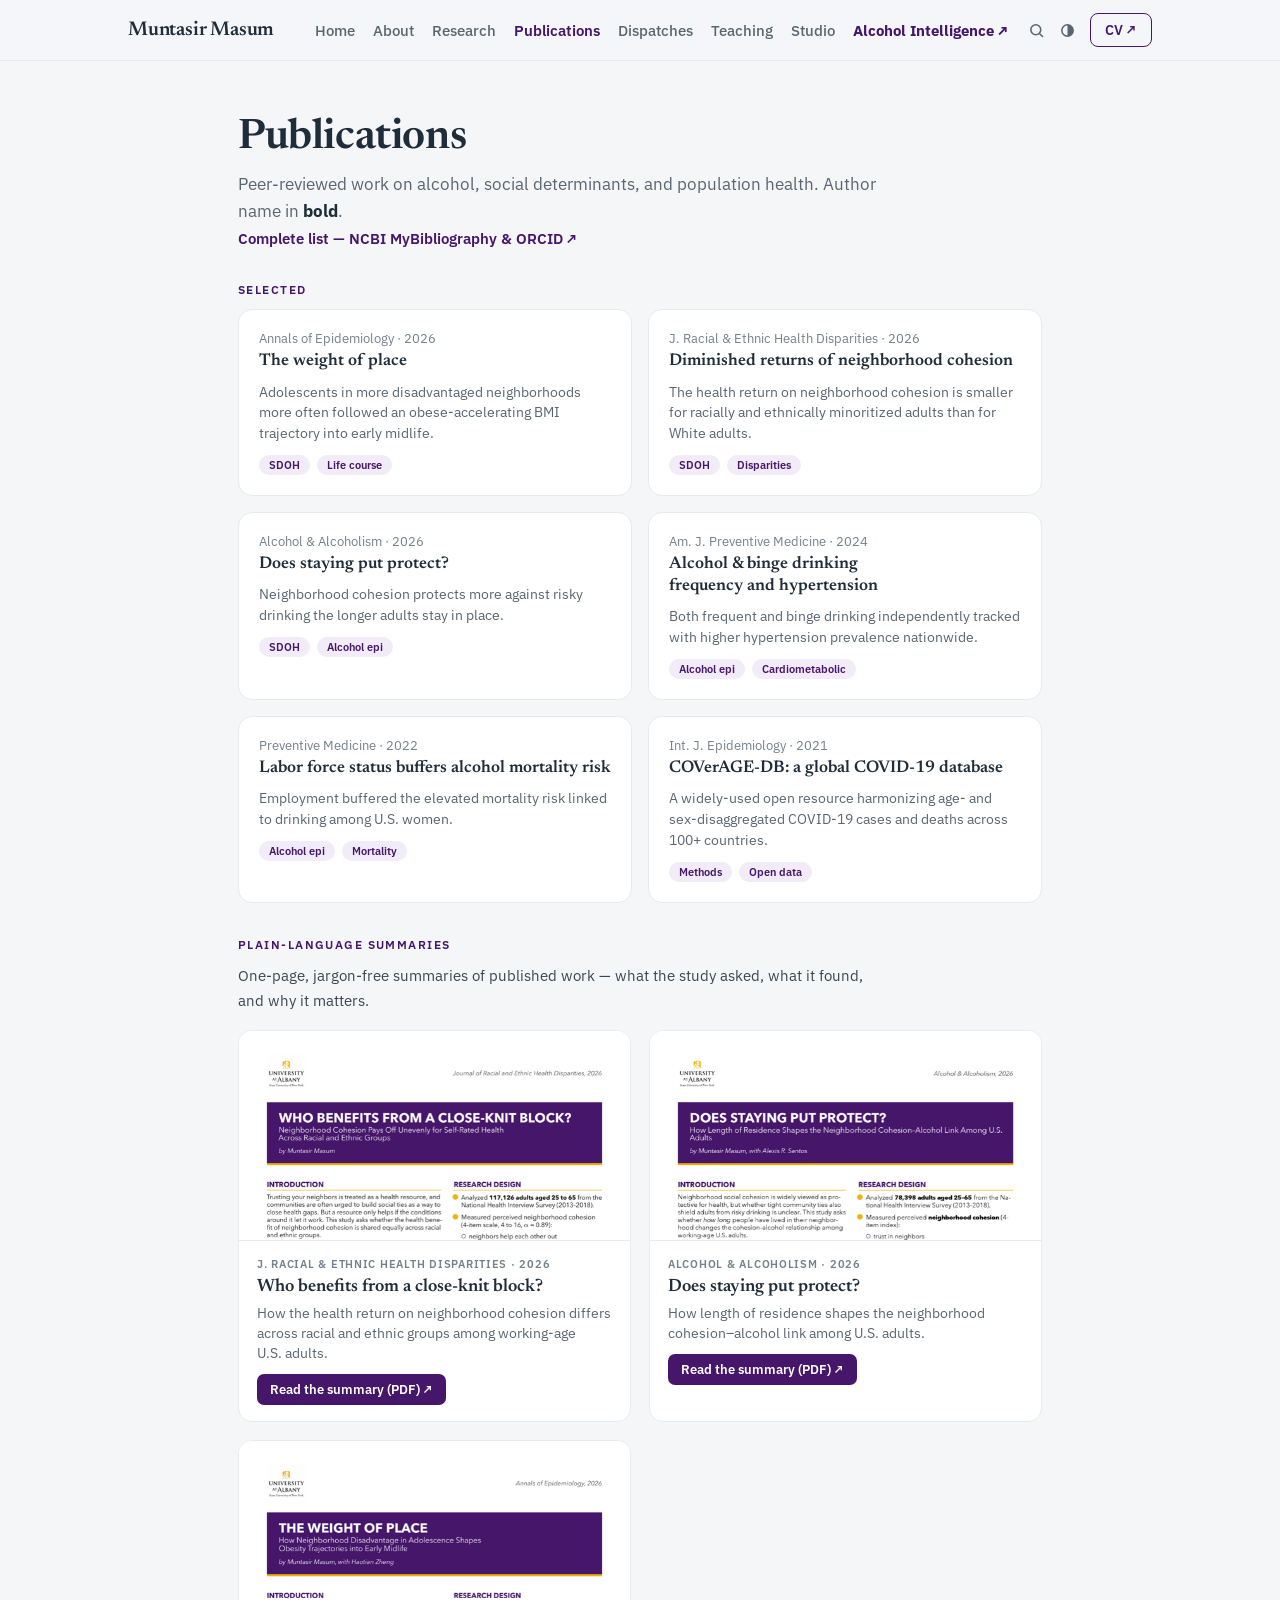
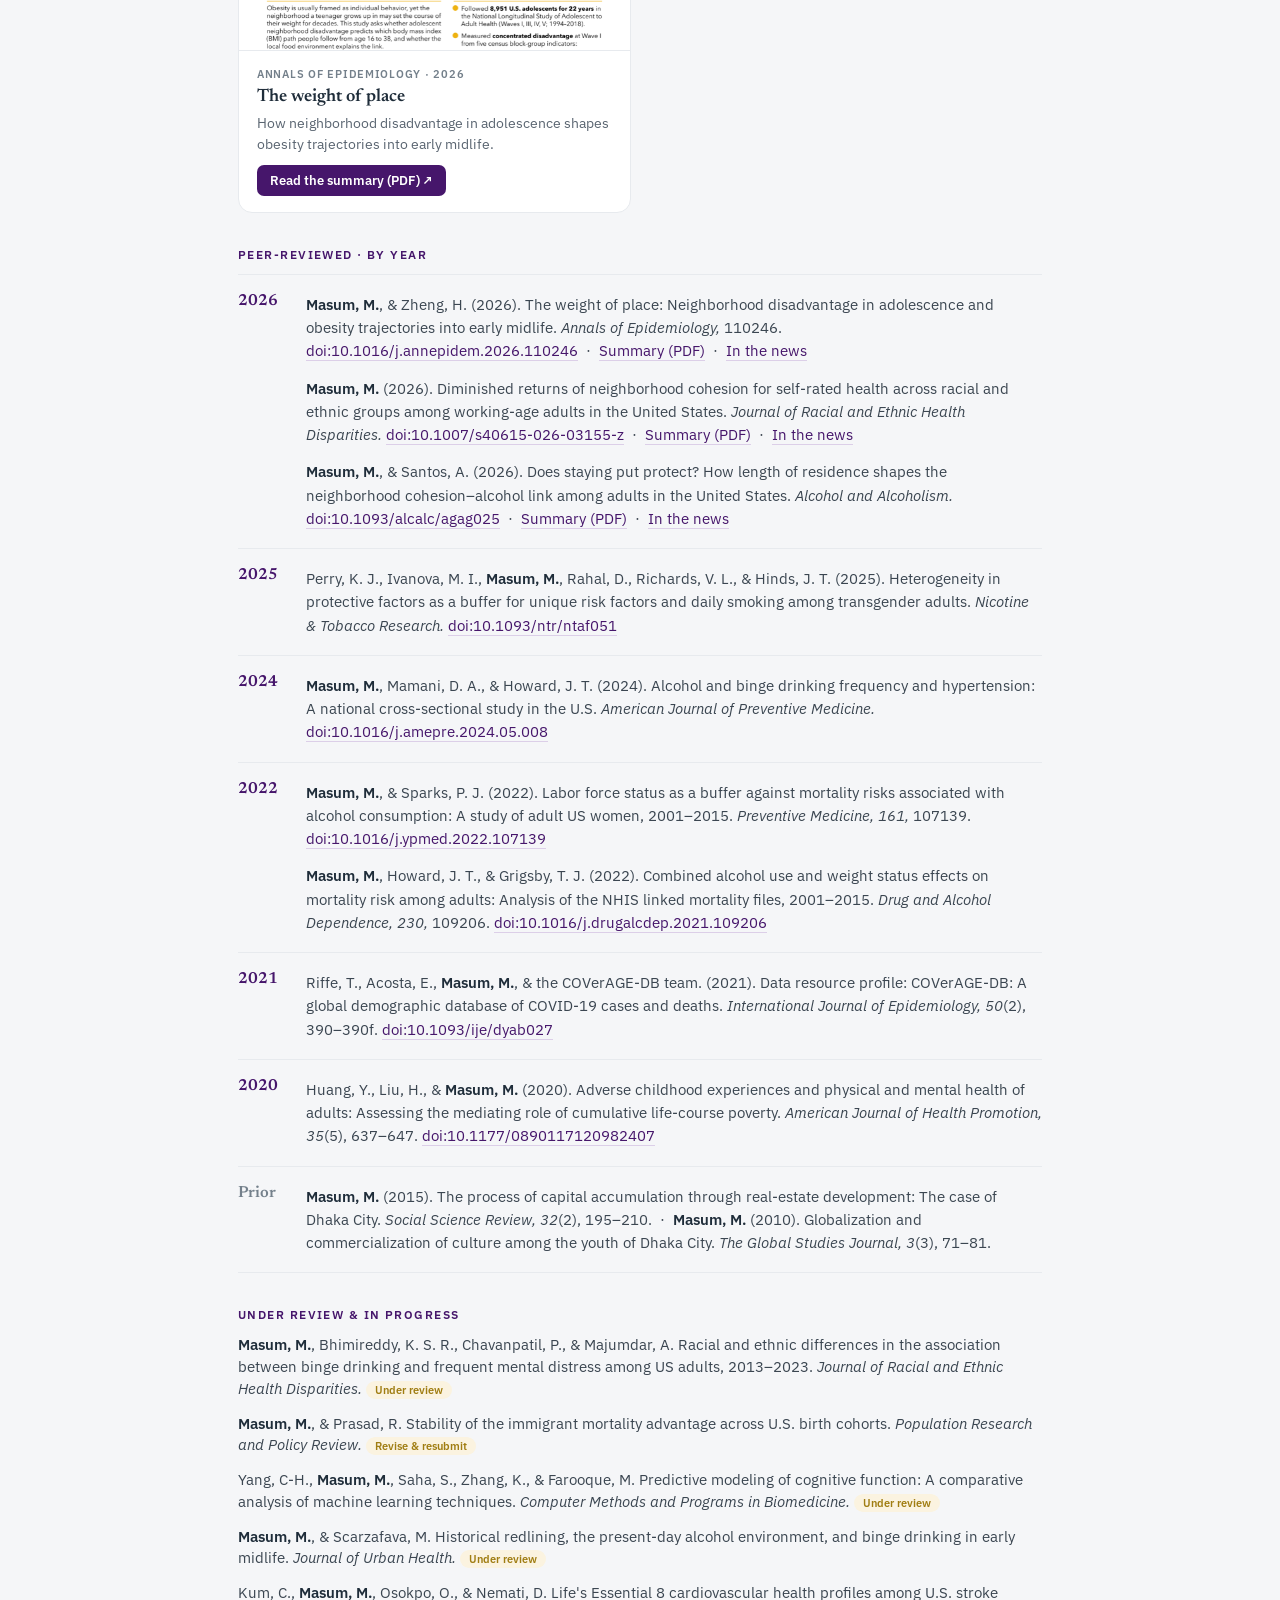
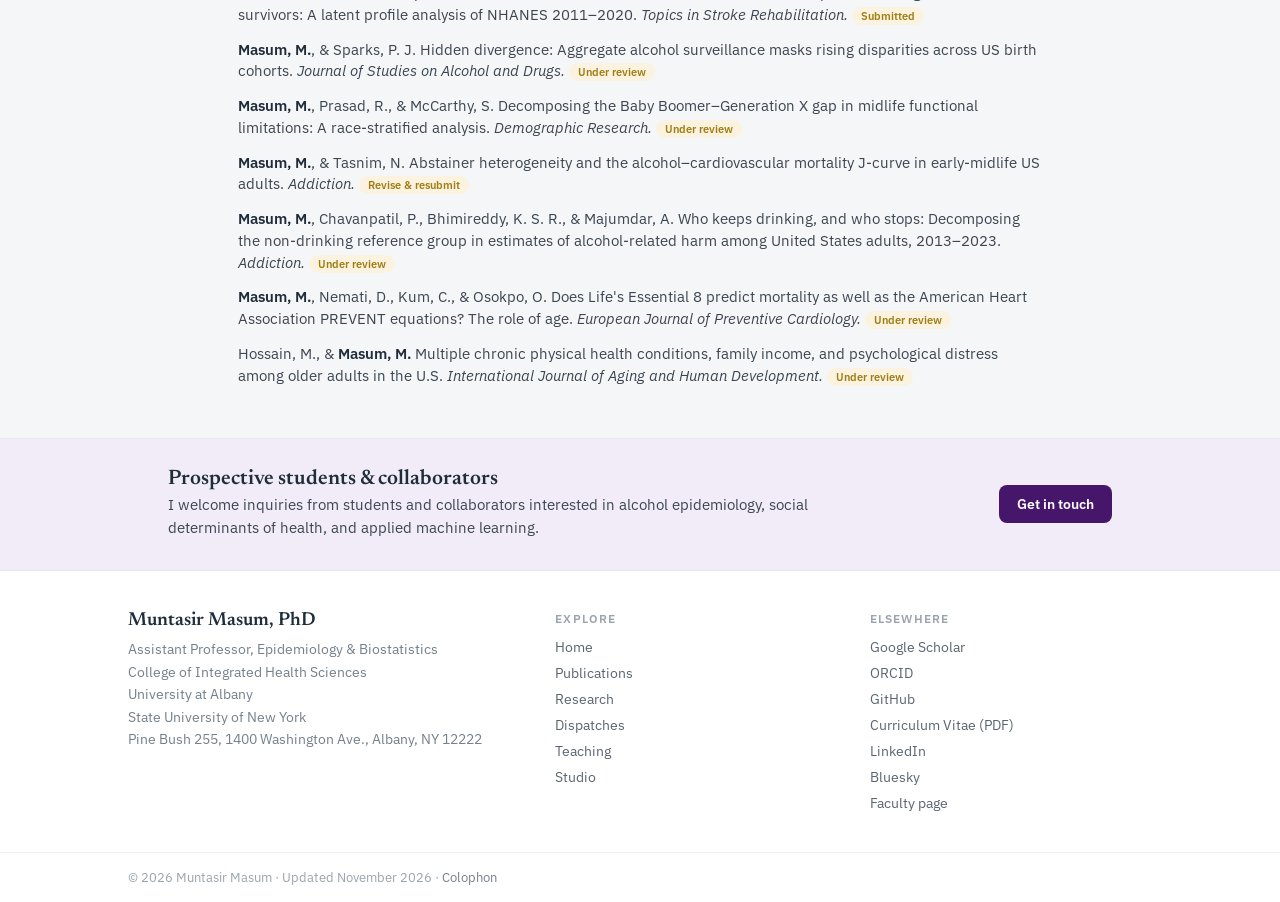
<file: publications.html>
<!DOCTYPE html>
<html lang="en">
<head>
<meta charset="utf-8">
<meta name="viewport" content="width=device-width, initial-scale=1">
<meta name="theme-color" content="#f5f6f8">
<title>Publications — Muntasir Masum, PhD</title>
<meta name="description" content="Peer-reviewed work on alcohol, social determinants, and population health, plus papers under review and in progress.">
<link rel="icon" href="favicon.svg">
<link rel="apple-touch-icon" href="headshot-circle.png">
<meta property="og:type" content="website">
<meta property="og:title" content="Publications — Muntasir Masum, PhD">
<meta property="og:description" content="Peer-reviewed work on alcohol, social determinants, and population health, plus papers under review and in progress.">
<meta property="og:image" content="https://muntasirmasum.com/og-card.png">
<meta property="og:image:width" content="1200">
<meta property="og:image:height" content="630">
<meta property="og:image:alt" content="Muntasir Masum, PhD — Assistant Professor of Epidemiology &amp; Biostatistics, University at Albany">
<meta property="og:url" content="https://muntasirmasum.com/publications.html">
<meta property="og:site_name" content="Muntasir Masum, PhD">
<link rel="canonical" href="https://muntasirmasum.com/publications.html">
<meta name="twitter:card" content="summary_large_image">
<meta name="author" content="Muntasir Masum">
<script>try{if(localStorage.getItem('mm-theme')==='dark')document.documentElement.classList.add('quarto-dark')}catch(e){}</script>
<link rel="preconnect" href="https://fonts.googleapis.com">
<link rel="preconnect" href="https://fonts.gstatic.com" crossorigin>
<link href="https://fonts.googleapis.com/css2?family=IBM+Plex+Sans:wght@400;500;600;700&family=Newsreader:ital,opsz,wght@0,6..72,400;0,6..72,500;0,6..72,600;1,6..72,400&display=swap" rel="stylesheet">
<link href="site.css" rel="stylesheet">
</head>
<body>
<div class="mm-root">
  <a class="mm-skip" href="#main">Skip to content</a>

  <!-- ===================== NAV ===================== -->
  <nav class="mm-nav"><div class="mm-nav-inner">
    <a class="mm-brand" href="index.html">Muntasir Masum</a>
    <div class="mm-links">
      <a class="mm-link" href="index.html">Home</a>
      <a class="mm-link" href="about.html">About</a>
      <a class="mm-link" href="research.html">Research</a>
      <a class="mm-link active" href="publications.html">Publications</a>
      <a class="mm-link" href="dispatches.html">Dispatches</a>
      <a class="mm-link" href="teaching.html">Teaching</a>
      <a class="mm-link" href="studio.html">Studio</a>
      <a class="mm-ai" href="https://mmuntasir.substack.com/" target="_blank" rel="noopener">Alcohol Intelligence&#8201;&#8599;</a>
    </div>
    <div class="mm-nav-tools">
      <button class="mm-iconbtn" data-mm-search aria-label="Search" title="Search · ⌘K or /"><svg width="17" height="17" viewBox="0 0 24 24" fill="none" stroke="currentColor" stroke-width="2.2" stroke-linecap="round"><circle cx="11" cy="11" r="7"></circle><line x1="20.5" y1="20.5" x2="16.5" y2="16.5"></line></svg></button>
      <button class="mm-iconbtn" data-mm-dark aria-label="Toggle dark mode" title="Toggle dark mode"><svg width="17" height="17" viewBox="0 0 24 24" fill="none" stroke="currentColor" stroke-width="2.2"><circle cx="12" cy="12" r="8"></circle><path d="M12 4a8 8 0 0 1 0 16z" fill="currentColor" stroke="none"></path></svg></button>
      <a class="mm-cv" href="cv.pdf" target="_blank" rel="noopener">CV&#8201;&#8599;</a>
    </div>
  </div></nav>

  <!-- ===================== PUBLICATIONS ===================== -->
  <main class="mm-page" id="main">
    <h1 class="mm-h1">Publications</h1>
    <p class="mm-lead">Peer-reviewed work on alcohol, social determinants, and population health. Author name in <strong style="color:var(--ink)">bold</strong>.</p>
    <a class="mm-link-strong" href="https://www.ncbi.nlm.nih.gov/myncbi/muntasir.masum.1/bibliography/public/" target="_blank" rel="noopener">Complete list — NCBI MyBibliography &amp; ORCID&#8201;&#8599;</a>

    <div class="mm-seclabel">Selected</div>
    <div class="mm-pubgrid">
      <a class="mm-card" href="https://doi.org/10.1016/j.annepidem.2026.110246" target="_blank" rel="noopener">
        <div class="mm-pub-meta">Annals of Epidemiology · 2026</div>
        <div class="mm-pub-title">The weight of place</div>
        <p class="mm-pub-desc">Adolescents in more disadvantaged neighborhoods more often followed an obese-accelerating BMI trajectory into early midlife.</p>
        <div class="mm-pillrow"><span class="mm-pill">SDOH</span><span class="mm-pill">Life course</span></div>
      </a>
      <a class="mm-card" href="https://doi.org/10.1007/s40615-026-03155-z" target="_blank" rel="noopener">
        <div class="mm-pub-meta">J. Racial &amp; Ethnic Health Disparities · 2026</div>
        <div class="mm-pub-title">Diminished returns of neighborhood cohesion</div>
        <p class="mm-pub-desc">The health return on neighborhood cohesion is smaller for racially and ethnically minoritized adults than for White adults.</p>
        <div class="mm-pillrow"><span class="mm-pill">SDOH</span><span class="mm-pill">Disparities</span></div>
      </a>
      <a class="mm-card" href="https://doi.org/10.1093/alcalc/agag025" target="_blank" rel="noopener">
        <div class="mm-pub-meta">Alcohol &amp; Alcoholism · 2026</div>
        <div class="mm-pub-title">Does staying put protect?</div>
        <p class="mm-pub-desc">Neighborhood cohesion protects more against risky drinking the longer adults stay in place.</p>
        <div class="mm-pillrow"><span class="mm-pill">SDOH</span><span class="mm-pill">Alcohol epi</span></div>
      </a>
      <a class="mm-card" href="https://doi.org/10.1016/j.amepre.2024.05.008" target="_blank" rel="noopener">
        <div class="mm-pub-meta">Am. J. Preventive Medicine · 2024</div>
        <div class="mm-pub-title">Alcohol &amp; binge drinking frequency and hypertension</div>
        <p class="mm-pub-desc">Both frequent and binge drinking independently tracked with higher hypertension prevalence nationwide.</p>
        <div class="mm-pillrow"><span class="mm-pill">Alcohol epi</span><span class="mm-pill">Cardiometabolic</span></div>
      </a>
      <a class="mm-card" href="https://doi.org/10.1016/j.ypmed.2022.107139" target="_blank" rel="noopener">
        <div class="mm-pub-meta">Preventive Medicine · 2022</div>
        <div class="mm-pub-title">Labor force status buffers alcohol mortality risk</div>
        <p class="mm-pub-desc">Employment buffered the elevated mortality risk linked to drinking among U.S. women.</p>
        <div class="mm-pillrow"><span class="mm-pill">Alcohol epi</span><span class="mm-pill">Mortality</span></div>
      </a>
      <a class="mm-card" href="https://doi.org/10.1093/ije/dyab027" target="_blank" rel="noopener">
        <div class="mm-pub-meta">Int. J. Epidemiology · 2021</div>
        <div class="mm-pub-title">COVerAGE-DB: a global COVID-19 database</div>
        <p class="mm-pub-desc">A widely-used open resource harmonizing age- and sex-disaggregated COVID-19 cases and deaths across 100+ countries.</p>
        <div class="mm-pillrow"><span class="mm-pill">Methods</span><span class="mm-pill">Open data</span></div>
      </a>
    </div>

    <div class="mm-seclabel">Plain-language summaries</div>
    <p class="mm-prose" style="font-size:15px;margin:0 0 16px;max-width:640px">One-page, jargon-free summaries of published work — what the study asked, what it found, and why it matters.</p>
    <div class="mm-vizgrid">
      <!-- SUMMARIES:START (generated by scripts/add_summary.py — edit scripts/summaries.json, not here) -->
      <a class="mm-viz-card mm-sumcard" href="summary-cohesion-diminished-returns.pdf" target="_blank" rel="noopener">
        <img class="mm-sumthumb" src="summary-cohesion-diminished-returns-thumb.png" alt="One-page research summary: Who benefits from a close-knit block?" loading="lazy">
        <div class="mm-viz-body">
          <div class="mm-viz-metarow"><span class="mm-eyebrow-muted">J. Racial &amp; Ethnic Health Disparities · 2026</span></div>
          <h3>Who benefits from a close-knit block?</h3>
          <p>How the health return on neighborhood cohesion differs across racial and ethnic groups among working-age U.S. adults.</p>
          <div class="mm-btnrow"><span class="mm-btn-sm">Read the summary (PDF)&#8201;&#8599;</span></div>
        </div>
      </a>
      <a class="mm-viz-card mm-sumcard" href="summary-cohesion-residence.pdf" target="_blank" rel="noopener">
        <img class="mm-sumthumb" src="summary-cohesion-residence-thumb.png" alt="One-page research summary: Does staying put protect?" loading="lazy">
        <div class="mm-viz-body">
          <div class="mm-viz-metarow"><span class="mm-eyebrow-muted">Alcohol &amp; Alcoholism · 2026</span></div>
          <h3>Does staying put protect?</h3>
          <p>How length of residence shapes the neighborhood cohesion–alcohol link among U.S. adults.</p>
          <div class="mm-btnrow"><span class="mm-btn-sm">Read the summary (PDF)&#8201;&#8599;</span></div>
        </div>
      </a>
      <a class="mm-viz-card mm-sumcard" href="summary-weight-of-place.pdf" target="_blank" rel="noopener">
        <img class="mm-sumthumb" src="summary-weight-of-place-thumb.png" alt="One-page research summary: The weight of place" loading="lazy">
        <div class="mm-viz-body">
          <div class="mm-viz-metarow"><span class="mm-eyebrow-muted">Annals of Epidemiology · 2026</span></div>
          <h3>The weight of place</h3>
          <p>How neighborhood disadvantage in adolescence shapes obesity trajectories into early midlife.</p>
          <div class="mm-btnrow"><span class="mm-btn-sm">Read the summary (PDF)&#8201;&#8599;</span></div>
        </div>
      </a>
      <!-- SUMMARIES:END -->
    </div>

    <div class="mm-seclabel">Peer-reviewed · by year</div>
    <div class="mm-byyear">
      <div class="yr"><div class="yr-num">2026</div><div class="yr-body" style="display:flex;flex-direction:column;gap:14px"><div><strong>Masum, M.</strong>, &amp; Zheng, H. (2026). The weight of place: Neighborhood disadvantage in adolescence and obesity trajectories into early midlife. <em>Annals of Epidemiology,</em> 110246. <a class="mm-doi" href="https://doi.org/10.1016/j.annepidem.2026.110246" target="_blank" rel="noopener">doi:10.1016/j.annepidem.2026.110246</a> &nbsp;·&nbsp; <a class="mm-doi" href="summary-weight-of-place.pdf" target="_blank" rel="noopener">Summary (PDF)</a> &nbsp;·&nbsp; <a class="mm-doi" href="https://www.albany.edu/cihs/news/2026-how-do-neighborhoods-impact-our-health-muntasir-masums-research-explains" target="_blank" rel="noopener">In the news</a></div><div><strong>Masum, M.</strong> (2026). Diminished returns of neighborhood cohesion for self-rated health across racial and ethnic groups among working-age adults in the United States. <em>Journal of Racial and Ethnic Health Disparities.</em> <a class="mm-doi" href="https://doi.org/10.1007/s40615-026-03155-z" target="_blank" rel="noopener">doi:10.1007/s40615-026-03155-z</a> &nbsp;·&nbsp; <a class="mm-doi" href="summary-cohesion-diminished-returns.pdf" target="_blank" rel="noopener">Summary (PDF)</a> &nbsp;·&nbsp; <a class="mm-doi" href="https://www.albany.edu/cihs/news/2026-how-do-neighborhoods-impact-our-health-muntasir-masums-research-explains" target="_blank" rel="noopener">In the news</a></div><div><strong>Masum, M.</strong>, &amp; Santos, A. (2026). Does staying put protect? How length of residence shapes the neighborhood cohesion–alcohol link among adults in the United States. <em>Alcohol and Alcoholism.</em> <a class="mm-doi" href="https://doi.org/10.1093/alcalc/agag025" target="_blank" rel="noopener">doi:10.1093/alcalc/agag025</a> &nbsp;·&nbsp; <a class="mm-doi" href="summary-cohesion-residence.pdf" target="_blank" rel="noopener">Summary (PDF)</a> &nbsp;·&nbsp; <a class="mm-doi" href="https://www.albany.edu/cihs/news/2026-how-do-neighborhoods-impact-our-health-muntasir-masums-research-explains" target="_blank" rel="noopener">In the news</a></div></div></div>
      <div class="yr"><div class="yr-num">2025</div><div class="yr-body">Perry, K. J., Ivanova, M. I., <strong>Masum, M.</strong>, Rahal, D., Richards, V. L., &amp; Hinds, J. T. (2025). Heterogeneity in protective factors as a buffer for unique risk factors and daily smoking among transgender adults. <em>Nicotine &amp; Tobacco Research.</em> <a class="mm-doi" href="https://doi.org/10.1093/ntr/ntaf051" target="_blank" rel="noopener">doi:10.1093/ntr/ntaf051</a></div></div>
      <div class="yr"><div class="yr-num">2024</div><div class="yr-body"><strong>Masum, M.</strong>, Mamani, D. A., &amp; Howard, J. T. (2024). Alcohol and binge drinking frequency and hypertension: A national cross-sectional study in the U.S. <em>American Journal of Preventive Medicine.</em> <a class="mm-doi" href="https://doi.org/10.1016/j.amepre.2024.05.008" target="_blank" rel="noopener">doi:10.1016/j.amepre.2024.05.008</a></div></div>
      <div class="yr"><div class="yr-num">2022</div><div class="yr-body" style="display:flex;flex-direction:column;gap:14px"><div><strong>Masum, M.</strong>, &amp; Sparks, P. J. (2022). Labor force status as a buffer against mortality risks associated with alcohol consumption: A study of adult US women, 2001–2015. <em>Preventive Medicine, 161,</em> 107139. <a class="mm-doi" href="https://doi.org/10.1016/j.ypmed.2022.107139" target="_blank" rel="noopener">doi:10.1016/j.ypmed.2022.107139</a></div><div><strong>Masum, M.</strong>, Howard, J. T., &amp; Grigsby, T. J. (2022). Combined alcohol use and weight status effects on mortality risk among adults: Analysis of the NHIS linked mortality files, 2001–2015. <em>Drug and Alcohol Dependence, 230,</em> 109206. <a class="mm-doi" href="https://doi.org/10.1016/j.drugalcdep.2021.109206" target="_blank" rel="noopener">doi:10.1016/j.drugalcdep.2021.109206</a></div></div></div>
      <div class="yr"><div class="yr-num">2021</div><div class="yr-body">Riffe, T., Acosta, E., <strong>Masum, M.</strong>, &amp; the COVerAGE-DB team. (2021). Data resource profile: COVerAGE-DB: A global demographic database of COVID-19 cases and deaths. <em>International Journal of Epidemiology, 50</em>(2), 390–390f. <a class="mm-doi" href="https://doi.org/10.1093/ije/dyab027" target="_blank" rel="noopener">doi:10.1093/ije/dyab027</a></div></div>
      <div class="yr"><div class="yr-num">2020</div><div class="yr-body">Huang, Y., Liu, H., &amp; <strong>Masum, M.</strong> (2020). Adverse childhood experiences and physical and mental health of adults: Assessing the mediating role of cumulative life-course poverty. <em>American Journal of Health Promotion, 35</em>(5), 637–647. <a class="mm-doi" href="https://doi.org/10.1177/0890117120982407" target="_blank" rel="noopener">doi:10.1177/0890117120982407</a></div></div>
      <div class="yr"><div class="yr-num prior">Prior</div><div class="yr-body"><strong>Masum, M.</strong> (2015). The process of capital accumulation through real-estate development: The case of Dhaka City. <em>Social Science Review, 32</em>(2), 195–210. &nbsp;·&nbsp; <strong>Masum, M.</strong> (2010). Globalization and commercialization of culture among the youth of Dhaka City. <em>The Global Studies Journal, 3</em>(3), 71–81.</div></div>
    </div>

    <div class="mm-seclabel">Under review &amp; in progress</div>
    <div class="mm-ur">
      <div class="mm-ur-item"><strong>Masum, M.</strong>, Bhimireddy, K. S. R., Chavanpatil, P., &amp; Majumdar, A. Racial and ethnic differences in the association between binge drinking and frequent mental distress among US adults, 2013–2023. <em>Journal of Racial and Ethnic Health Disparities.</em> <span class="mm-ur-pill">Under review</span></div>
      <div class="mm-ur-item"><strong>Masum, M.</strong>, &amp; Prasad, R. Stability of the immigrant mortality advantage across U.S. birth cohorts. <em>Population Research and Policy Review.</em> <span class="mm-ur-pill">Revise &amp; resubmit</span></div>
      <div class="mm-ur-item">Yang, C-H., <strong>Masum, M.</strong>, Saha, S., Zhang, K., &amp; Farooque, M. Predictive modeling of cognitive function: A comparative analysis of machine learning techniques. <em>Computer Methods and Programs in Biomedicine.</em> <span class="mm-ur-pill">Under review</span></div>
      <div class="mm-ur-item"><strong>Masum, M.</strong>, &amp; Scarzafava, M. Historical redlining, the present-day alcohol environment, and binge drinking in early midlife. <em>Journal of Urban Health.</em> <span class="mm-ur-pill">Under review</span></div>
      <div class="mm-ur-item">Kum, C., <strong>Masum, M.</strong>, Osokpo, O., &amp; Nemati, D. Life's Essential 8 cardiovascular health profiles among U.S. stroke survivors: A latent profile analysis of NHANES 2011–2020. <em>Topics in Stroke Rehabilitation.</em> <span class="mm-ur-pill">Submitted</span></div>
      <div class="mm-ur-item"><strong>Masum, M.</strong>, &amp; Sparks, P. J. Hidden divergence: Aggregate alcohol surveillance masks rising disparities across US birth cohorts. <em>Journal of Studies on Alcohol and Drugs.</em> <span class="mm-ur-pill">Under review</span></div>
      <div class="mm-ur-item"><strong>Masum, M.</strong>, Prasad, R., &amp; McCarthy, S. Decomposing the Baby Boomer–Generation X gap in midlife functional limitations: A race-stratified analysis. <em>Demographic Research.</em> <span class="mm-ur-pill">Under review</span></div>
      <div class="mm-ur-item"><strong>Masum, M.</strong>, &amp; Tasnim, N. Abstainer heterogeneity and the alcohol–cardiovascular mortality J-curve in early-midlife US adults. <em>Addiction.</em> <span class="mm-ur-pill">Revise &amp; resubmit</span></div>
      <div class="mm-ur-item"><strong>Masum, M.</strong>, Chavanpatil, P., Bhimireddy, K. S. R., &amp; Majumdar, A. Who keeps drinking, and who stops: Decomposing the non-drinking reference group in estimates of alcohol-related harm among United States adults, 2013–2023. <em>Addiction.</em> <span class="mm-ur-pill">Under review</span></div>
      <div class="mm-ur-item"><strong>Masum, M.</strong>, Nemati, D., Kum, C., &amp; Osokpo, O. Does Life's Essential 8 predict mortality as well as the American Heart Association PREVENT equations? The role of age. <em>European Journal of Preventive Cardiology.</em> <span class="mm-ur-pill">Under review</span></div>
      <div class="mm-ur-item">Hossain, M., &amp; <strong>Masum, M.</strong> Multiple chronic physical health conditions, family income, and psychological distress among older adults in the U.S. <em>International Journal of Aging and Human Development.</em> <span class="mm-ur-pill">Under review</span></div>
    </div>
  </main>

  <!-- ===================== CTA + FOOTER ===================== -->
  <section class="mm-callout"><div class="mm-callout-inner">
    <div>
      <div class="mm-callout-title">Prospective students &amp; collaborators</div>
      <div class="mm-callout-text">I welcome inquiries from students and collaborators interested in alcohol epidemiology, social determinants of health, and applied machine learning.</div>
    </div>
    <a class="mm-btn" href="mailto:mmasum@albany.edu">Get in touch</a>
  </div></section>

  <footer class="mm-footer">
    <div class="mm-footer-grid">
      <div>
        <div class="mm-foot-name">Muntasir Masum, PhD</div>
        <div class="mm-foot-bio">Assistant Professor, Epidemiology &amp; Biostatistics<br>College of Integrated Health Sciences<br>University at Albany<br>State University of New York<br>Pine Bush 255, 1400 Washington Ave., Albany, NY 12222</div>
      </div>
      <div>
        <div class="mm-foot-h">Explore</div>
        <div class="mm-foot-links">
          <a href="index.html">Home</a>
          <a href="publications.html">Publications</a>
          <a href="research.html">Research</a>
          <a href="dispatches.html">Dispatches</a>
          <a href="teaching.html">Teaching</a>
          <a href="studio.html">Studio</a>
        </div>
      </div>
      <div>
        <div class="mm-foot-h">Elsewhere</div>
        <div class="mm-foot-links">
          <a href="https://scholar.google.com/citations?user=3afD5JMAAAAJ&amp;hl=en&amp;inst=12410752515029022684" target="_blank" rel="noopener">Google Scholar</a>
          <a href="https://orcid.org/0000-0002-4210-2844" target="_blank" rel="noopener">ORCID</a>
          <a href="https://github.com/muntasirmasum" target="_blank" rel="noopener">GitHub</a>
          <a href="cv.pdf" target="_blank" rel="noopener">Curriculum Vitae (PDF)</a>
          <a href="https://www.linkedin.com/in/muntasirmasum/" target="_blank" rel="noopener">LinkedIn</a>
          <a href="https://bsky.app/profile/muntasirm.bsky.social" target="_blank" rel="noopener">Bluesky</a>
          <a href="https://www.albany.edu/cihs/faculty/muntasir-masum" target="_blank" rel="noopener">Faculty page</a>
        </div>
      </div>
    </div>
    <div class="mm-foot-bottom"><div class="mm-foot-bottom-inner">&#169; 2026 Muntasir Masum &#183; Updated November 2026 &#183; <details class="mm-colophon"><summary>Colophon</summary><span class="mm-colophon-body">A plain static site, hand-editable HTML, CSS, and a little JavaScript, with no build step. Set in Newsreader and IBM Plex Sans. Versioned on GitHub, deployed on Vercel.</span></details></div></div>
  </footer>

</div>
<script src="site.js"></script>
</body>
</html>
</file>
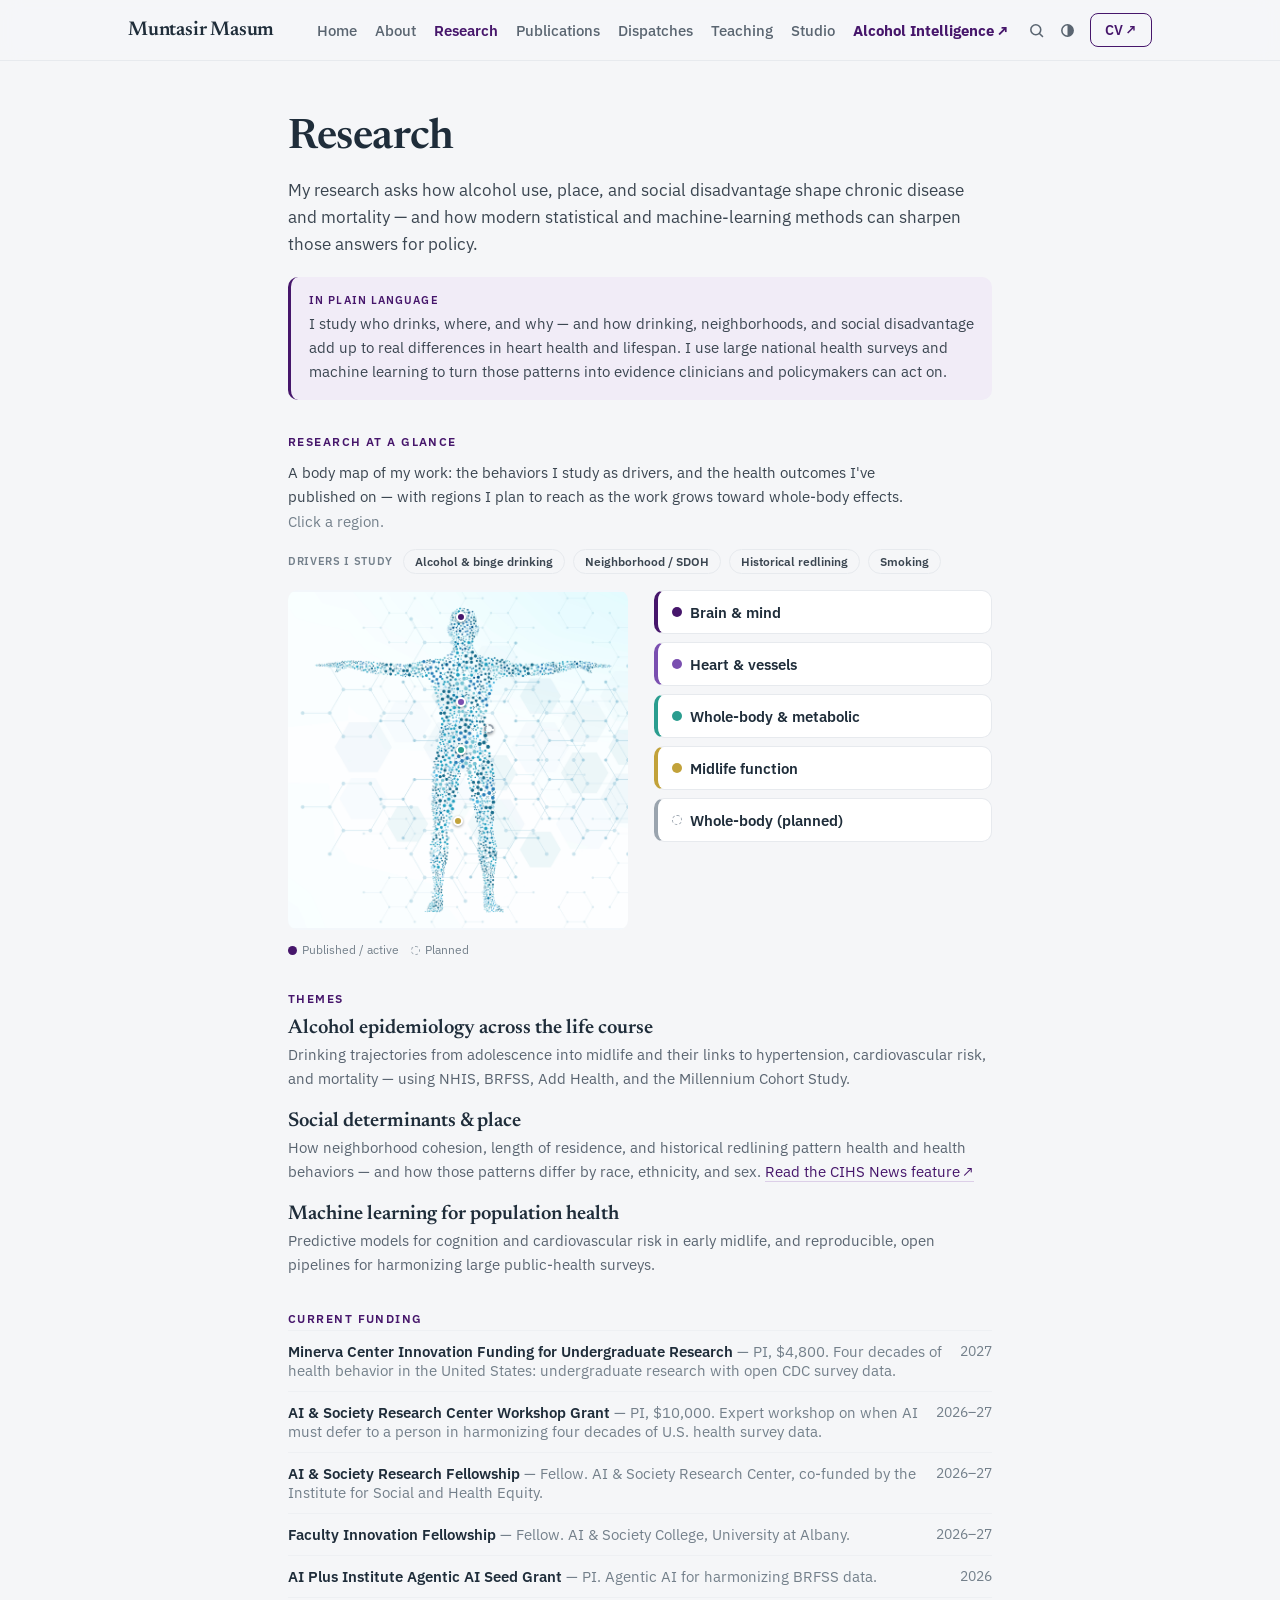
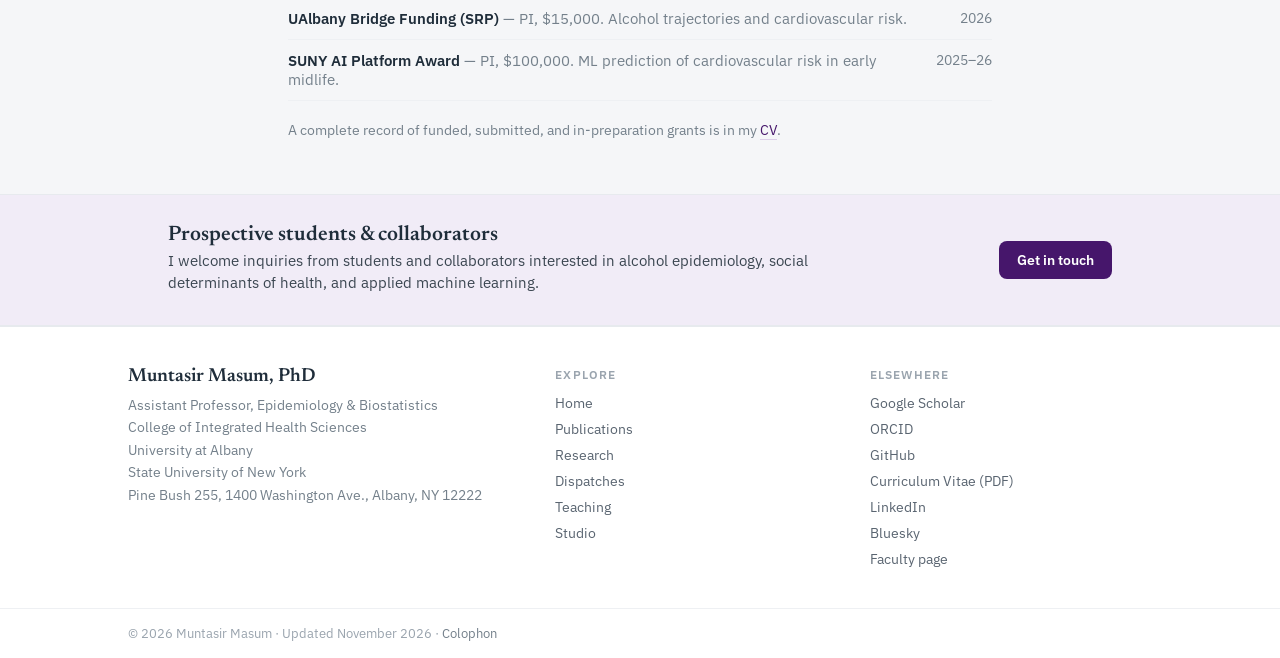
<file: research.html>
<!DOCTYPE html>
<html lang="en">
<head>
<meta charset="utf-8">
<meta name="viewport" content="width=device-width, initial-scale=1">
<meta name="theme-color" content="#f5f6f8">
<title>Research — Muntasir Masum, PhD</title>
<meta name="description" content="How alcohol use, place, and social disadvantage shape chronic disease and mortality — research themes, an interactive body map, current funding, and grants.">
<link rel="icon" href="favicon.svg">
<link rel="apple-touch-icon" href="headshot-circle.png">
<meta property="og:type" content="website">
<meta property="og:title" content="Research — Muntasir Masum, PhD">
<meta property="og:description" content="Research themes, an interactive body map of health outcomes, current funding, and recently submitted grants.">
<meta property="og:image" content="https://muntasirmasum.com/og-card.png">
<meta property="og:image:width" content="1200">
<meta property="og:image:height" content="630">
<meta property="og:image:alt" content="Muntasir Masum, PhD — Assistant Professor of Epidemiology &amp; Biostatistics, University at Albany">
<meta property="og:url" content="https://muntasirmasum.com/research.html">
<meta property="og:site_name" content="Muntasir Masum, PhD">
<link rel="canonical" href="https://muntasirmasum.com/research.html">
<meta name="twitter:card" content="summary_large_image">
<meta name="author" content="Muntasir Masum">
<script>try{if(localStorage.getItem('mm-theme')==='dark')document.documentElement.classList.add('quarto-dark')}catch(e){}</script>
<link rel="preconnect" href="https://fonts.googleapis.com">
<link rel="preconnect" href="https://fonts.gstatic.com" crossorigin>
<link href="https://fonts.googleapis.com/css2?family=IBM+Plex+Sans:wght@400;500;600;700&family=Newsreader:ital,opsz,wght@0,6..72,400;0,6..72,500;0,6..72,600;1,6..72,400&display=swap" rel="stylesheet">
<link href="site.css" rel="stylesheet">
<style>
  #bodymap{ --bm-surface:var(--surface); --bm-ink:var(--ink); --bm-muted:var(--muted2); --bm-body:var(--body); --bm-border:var(--border); --bm-tint:var(--accent-tint); }
</style>
</head>
<body>
<div class="mm-root">
  <a class="mm-skip" href="#main">Skip to content</a>

  <!-- ===================== NAV ===================== -->
  <nav class="mm-nav"><div class="mm-nav-inner">
    <a class="mm-brand" href="index.html">Muntasir Masum</a>
    <div class="mm-links">
      <a class="mm-link" href="index.html">Home</a>
      <a class="mm-link" href="about.html">About</a>
      <a class="mm-link active" href="research.html">Research</a>
      <a class="mm-link" href="publications.html">Publications</a>
      <a class="mm-link" href="dispatches.html">Dispatches</a>
      <a class="mm-link" href="teaching.html">Teaching</a>
      <a class="mm-link" href="studio.html">Studio</a>
      <a class="mm-ai" href="https://mmuntasir.substack.com/" target="_blank" rel="noopener">Alcohol Intelligence&#8201;&#8599;</a>
    </div>
    <div class="mm-nav-tools">
      <button class="mm-iconbtn" data-mm-search aria-label="Search" title="Search · ⌘K or /"><svg width="17" height="17" viewBox="0 0 24 24" fill="none" stroke="currentColor" stroke-width="2.2" stroke-linecap="round"><circle cx="11" cy="11" r="7"></circle><line x1="20.5" y1="20.5" x2="16.5" y2="16.5"></line></svg></button>
      <button class="mm-iconbtn" data-mm-dark aria-label="Toggle dark mode" title="Toggle dark mode"><svg width="17" height="17" viewBox="0 0 24 24" fill="none" stroke="currentColor" stroke-width="2.2"><circle cx="12" cy="12" r="8"></circle><path d="M12 4a8 8 0 0 1 0 16z" fill="currentColor" stroke="none"></path></svg></button>
      <a class="mm-cv" href="cv.pdf" target="_blank" rel="noopener">CV&#8201;&#8599;</a>
    </div>
  </div></nav>

  <!-- ===================== RESEARCH ===================== -->
  <main class="mm-page narrow" id="main">
    <h1 class="mm-h1">Research</h1>
    <p class="mm-prose" style="margin:18px 0 0">My research asks how alcohol use, place, and social disadvantage shape chronic disease and mortality — and how modern statistical and machine-learning methods can sharpen those answers for policy.</p>

    <div class="mm-note">
      <div class="mm-note-label">In plain language</div>
      <div class="mm-note-text">I study who drinks, where, and why — and how drinking, neighborhoods, and social disadvantage add up to real differences in heart health and lifespan. I use large national health surveys and machine learning to turn those patterns into evidence clinicians and policymakers can act on.</div>
    </div>

    <div class="mm-seclabel">Research at a glance</div>
    <p class="mm-prose" style="font-size:15px;margin:0 0 14px;max-width:640px">A body map of my work: the behaviors I study as drivers, and the health outcomes I've published on — with regions I plan to reach as the work grows toward whole-body effects. <span style="color:var(--muted2)">Click a region.</span></p>

    <div id="bodymap" style="margin:0 0 8px">
      <div class="mm-bm-drivers">
        <span class="mm-bm-driver-label">Drivers I study</span>
        <span class="mm-bm-chip" data-drv="alcohol">Alcohol &amp; binge drinking</span>
        <span class="mm-bm-chip" data-drv="sdoh">Neighborhood / SDOH</span>
        <span class="mm-bm-chip" data-drv="redlining">Historical redlining</span>
        <span class="mm-bm-chip" data-drv="smoking">Smoking</span>
      </div>
      <div id="bm-driver-info" class="mm-bm-info"></div>
      <div class="mm-bm-grid">
        <div id="bm-figure" class="mm-bm-figure">
          <img src="bodymap-figure.png" alt="Human body — map of health outcomes I study" style="width:100%;height:100%;object-fit:contain;border-radius:10px;display:block">
        </div>
        <div id="bm-list"></div>
      </div>
      <div class="mm-bm-legend">
        <span style="display:inline-block;width:9px;height:9px;border-radius:50%;background:#46166b;margin-right:5px;vertical-align:middle"></span>Published / active &nbsp;&nbsp;
        <span style="display:inline-block;width:9px;height:9px;border-radius:50%;border:1.5px dashed #9aa4ae;margin-right:5px;vertical-align:middle"></span>Planned
      </div>
    </div>

    <div class="mm-seclabel">Themes</div>
    <div class="mm-themes">
      <div class="mm-theme"><h3>Alcohol epidemiology across the life course</h3><p>Drinking trajectories from adolescence into midlife and their links to hypertension, cardiovascular risk, and mortality — using NHIS, BRFSS, Add Health, and the Millennium Cohort Study.</p></div>
      <div class="mm-theme"><h3>Social determinants &amp; place</h3><p>How neighborhood cohesion, length of residence, and historical redlining pattern health and health behaviors — and how those patterns differ by race, ethnicity, and sex. <a class="mm-doi" href="https://www.albany.edu/cihs/news/2026-how-do-neighborhoods-impact-our-health-muntasir-masums-research-explains" target="_blank" rel="noopener">Read the CIHS News feature&#8201;&#8599;</a></p></div>
      <div class="mm-theme"><h3>Machine learning for population health</h3><p>Predictive models for cognition and cardiovascular risk in early midlife, and reproducible, open pipelines for harmonizing large public-health surveys.</p></div>
    </div>

    <div class="mm-seclabel tight">Current funding</div>
    <div class="mm-rows">
      <div class="mm-row"><span class="mm-row-main"><strong>Minerva Center Innovation Funding for Undergraduate Research</strong> <span class="det">— PI, $4,800. Four decades of health behavior in the United States: undergraduate research with open CDC survey data.</span></span><span class="mm-row-date">2027</span></div>
      <div class="mm-row"><span class="mm-row-main"><strong>AI &amp; Society Research Center Workshop Grant</strong> <span class="det">— PI, $10,000. Expert workshop on when AI must defer to a person in harmonizing four decades of U.S. health survey data.</span></span><span class="mm-row-date">2026–27</span></div>
      <div class="mm-row"><span class="mm-row-main"><strong>AI &amp; Society Research Fellowship</strong> <span class="det">— Fellow. AI &amp; Society Research Center, co-funded by the Institute for Social and Health Equity.</span></span><span class="mm-row-date">2026–27</span></div>
      <div class="mm-row"><span class="mm-row-main"><strong>Faculty Innovation Fellowship</strong> <span class="det">— Fellow. AI &amp; Society College, University at Albany.</span></span><span class="mm-row-date">2026–27</span></div>
      <div class="mm-row"><span class="mm-row-main"><strong>AI Plus Institute Agentic AI Seed Grant</strong> <span class="det">— PI. Agentic AI for harmonizing BRFSS data.</span></span><span class="mm-row-date">2026</span></div>
      <div class="mm-row"><span class="mm-row-main"><strong>UAlbany Bridge Funding (SRP)</strong> <span class="det">— PI, $15,000. Alcohol trajectories and cardiovascular risk.</span></span><span class="mm-row-date">2026</span></div>
      <div class="mm-row"><span class="mm-row-main"><strong>SUNY AI Platform Award</strong> <span class="det">— PI, $100,000. ML prediction of cardiovascular risk in early midlife.</span></span><span class="mm-row-date">2025–26</span></div>
    </div>

    <p class="mm-prose" style="font-size:14px;color:var(--muted2);margin:18px 0 0">A complete record of funded, submitted, and in-preparation grants is in my <a href="cv.pdf" target="_blank" rel="noopener">CV</a>.</p>
  </main>

  <!-- ===================== CTA + FOOTER ===================== -->
  <section class="mm-callout"><div class="mm-callout-inner">
    <div>
      <div class="mm-callout-title">Prospective students &amp; collaborators</div>
      <div class="mm-callout-text">I welcome inquiries from students and collaborators interested in alcohol epidemiology, social determinants of health, and applied machine learning.</div>
    </div>
    <a class="mm-btn" href="mailto:mmasum@albany.edu">Get in touch</a>
  </div></section>

  <footer class="mm-footer">
    <div class="mm-footer-grid">
      <div>
        <div class="mm-foot-name">Muntasir Masum, PhD</div>
        <div class="mm-foot-bio">Assistant Professor, Epidemiology &amp; Biostatistics<br>College of Integrated Health Sciences<br>University at Albany<br>State University of New York<br>Pine Bush 255, 1400 Washington Ave., Albany, NY 12222</div>
      </div>
      <div>
        <div class="mm-foot-h">Explore</div>
        <div class="mm-foot-links">
          <a href="index.html">Home</a>
          <a href="publications.html">Publications</a>
          <a href="research.html">Research</a>
          <a href="dispatches.html">Dispatches</a>
          <a href="teaching.html">Teaching</a>
          <a href="studio.html">Studio</a>
        </div>
      </div>
      <div>
        <div class="mm-foot-h">Elsewhere</div>
        <div class="mm-foot-links">
          <a href="https://scholar.google.com/citations?user=3afD5JMAAAAJ&amp;hl=en&amp;inst=12410752515029022684" target="_blank" rel="noopener">Google Scholar</a>
          <a href="https://orcid.org/0000-0002-4210-2844" target="_blank" rel="noopener">ORCID</a>
          <a href="https://github.com/muntasirmasum" target="_blank" rel="noopener">GitHub</a>
          <a href="cv.pdf" target="_blank" rel="noopener">Curriculum Vitae (PDF)</a>
          <a href="https://www.linkedin.com/in/muntasirmasum/" target="_blank" rel="noopener">LinkedIn</a>
          <a href="https://bsky.app/profile/muntasirm.bsky.social" target="_blank" rel="noopener">Bluesky</a>
          <a href="https://www.albany.edu/cihs/faculty/muntasir-masum" target="_blank" rel="noopener">Faculty page</a>
        </div>
      </div>
    </div>
    <div class="mm-foot-bottom"><div class="mm-foot-bottom-inner">&#169; 2026 Muntasir Masum &#183; Updated November 2026 &#183; <details class="mm-colophon"><summary>Colophon</summary><span class="mm-colophon-body">A plain static site, hand-editable HTML, CSS, and a little JavaScript, with no build step. Set in Newsreader and IBM Plex Sans. Versioned on GitHub, deployed on Vercel.</span></details></div></div>
  </footer>

</div>
<template id="__bundler_thumbnail" data-bg-color="#46166b">
  <svg viewBox="0 0 1200 800" xmlns="http://www.w3.org/2000/svg">
    <rect width="1200" height="800" fill="#46166b"/>
    <circle cx="600" cy="210" r="26" fill="#cbb1e8"/>
    <circle cx="600" cy="320" r="26" fill="#7a4fb0"/>
    <circle cx="600" cy="410" r="26" fill="#2a9d8f"/>
    <circle cx="600" cy="510" r="26" fill="#c2a23a"/>
    <text x="600" y="640" text-anchor="middle" font-family="Georgia, 'Times New Roman', serif" font-size="64" font-weight="700" fill="#ffffff">Research</text>
  </svg>
</template>
<script src="site.js"></script>
<script>
/* Interactive body map — drivers + outcomes I study (self-contained). */
(function(){
  var R=[
    {key:'brain',label:'Brain & mind',color:'#46166b',x:51,y:8,planned:false,papers:[
      ['Predictive modeling of cognitive function (ML)','Computer Methods & Programs in Biomedicine · Under review'],
      ['Binge drinking & frequent mental distress by race and ethnicity','J. Racial & Ethnic Health Disparities · Under review'],
      ['Life\u2019s Essential 8 & cardiovascular health in stroke survivors','Topics in Stroke Rehabilitation · Submitted']]},
    {key:'heart',label:'Heart & vessels',color:'#7a4fb0',x:51,y:33,planned:false,papers:[
      ['Alcohol & binge drinking frequency and hypertension','Am. J. Preventive Medicine · 2024','https://doi.org/10.1016/j.amepre.2024.05.008'],
      ['Abstainer heterogeneity & the alcohol\u2013CVD mortality J-curve','Addiction · Revise & resubmit'],
      ['ML prediction of early-midlife cardiovascular risk','SUNY AI Platform Award · Grant (PI)']]},
    {key:'body',label:'Whole-body & metabolic',color:'#2a9d8f',x:51,y:47,planned:false,papers:[
      ['\u201CThe Weight of Place\u201D: obesity trajectories into midlife','Annals of Epidemiology · 2026','https://doi.org/10.1016/j.annepidem.2026.110246'],
      ['Combined alcohol use & weight status effects on mortality','Drug & Alcohol Dependence · 2022','https://doi.org/10.1016/j.drugalcdep.2021.109206'],
      ['Diminished returns of neighborhood cohesion for self-rated health','J. Racial & Ethnic Health Disparities · 2026','https://doi.org/10.1007/s40615-026-03155-z']]},
    {key:'legs',label:'Midlife function',color:'#c2a23a',x:50,y:68,planned:false,papers:[
      ['Boomer\u2013Gen X gap in midlife functional limitations','Demographic Research · Under review']]},
    {key:'planned',label:'Whole-body (planned)',color:'#9aa4ae',x:59,y:41,planned:true,papers:[]}
  ];
  var active=null;
  var fig=document.getElementById('bm-figure'), list=document.getElementById('bm-list');
  function esc(s){var d=document.createElement('div');d.textContent=s;return d.innerHTML;}
  function setActive(k){ if(active!==k){ active=k; render(); } }
  function render(){
    fig.querySelectorAll('.bm-dot').forEach(function(n){n.remove();});
    R.forEach(function(r){
      var on=r.key===active, sz=on?14:10;
      var d=document.createElement('div'); d.className='bm-dot';
      d.setAttribute('role','button'); d.setAttribute('tabindex','0'); d.setAttribute('aria-label',r.label);
      d.style.cssText='position:absolute;left:'+r.x+'%;top:'+r.y+'%;transform:translate(-50%,-50%);width:'+sz+'px;height:'+sz+'px;border-radius:50%;cursor:pointer;box-shadow:0 1px 3px rgba(0,0,0,.35);transition:width .12s ease,height .12s ease;background:'+(r.planned?'transparent':r.color)+';border:'+(r.planned?'2px dashed '+r.color:'2px solid #fff')+(on?';outline:3px solid rgba(0,0,0,.12)':'');
      d.onmouseenter=function(){setActive(r.key);};
      d.onmouseleave=function(){setActive(null);};
      d.onfocus=function(){setActive(r.key);};
      d.onblur=function(){setActive(null);};
      d.onclick=function(){setActive(r.key);};
      d.onkeydown=function(e){ if(e.key==='Enter'||e.key===' '){ e.preventDefault(); setActive(r.key); } };
      fig.appendChild(d);
    });
    list.innerHTML='';
    R.forEach(function(r){
      var on=r.key===active;
      var row=document.createElement('div');
      row.style.cssText='cursor:pointer;border:1px solid '+(on?r.color:'var(--bm-border)')+';border-left:4px solid '+r.color+';border-radius:10px;padding:11px 14px;margin-bottom:8px;background:'+(on?'var(--bm-tint)':'var(--bm-surface)');
      var h='<div style="display:flex;align-items:center;font-weight:600;font-size:.95rem;font-family:\'IBM Plex Sans\',system-ui,sans-serif;color:var(--bm-ink)"><span style="display:inline-block;width:10px;height:10px;border-radius:50%;margin-right:8px;background:'+(r.planned?'transparent':r.color)+(r.planned?';border:1.5px dashed '+r.color:'')+'"></span>'+esc(r.label)+'</div>';
      var b='';
      if(on){
        b='<div style="margin-top:9px;display:flex;flex-direction:column;gap:9px;font-family:\'IBM Plex Sans\',system-ui,sans-serif">';
        if(r.planned){b+='<div style="font-size:.85rem;line-height:1.5;color:var(--bm-body)">A future direction — extending alcohol\u2019s reach to more organ systems (liver, kidney, immune, and beyond) as the work grows.</div>';}
        r.papers.forEach(function(p){var t=p[2]?'<a href="'+p[2]+'" target="_blank" rel="noopener" style="color:var(--accent-text);text-decoration:none;border-bottom:1px solid var(--accent-underline)">'+esc(p[0])+'</a>':esc(p[0]);b+='<div><div style="font-weight:500;font-size:.82rem;line-height:1.4;color:var(--bm-ink)">'+t+'</div><div style="font-size:.76rem;color:var(--bm-muted);margin-top:2px">'+esc(p[1])+'</div></div>';});
        b+='</div>';
      }
      row.innerHTML=h+b; row.onclick=function(){setActive(r.key);};
      list.appendChild(row);
    });
  }
  var DRV={
    alcohol:{d:'My primary exposure — drinking frequency, binge patterns, and trajectories from adolescence into midlife, and their links to hypertension, cardiovascular risk, and mortality.',p:[['Alcohol & binge drinking frequency and hypertension','Am. J. Preventive Medicine · 2024','https://doi.org/10.1016/j.amepre.2024.05.008'],['Labor force status buffers alcohol mortality risk','Preventive Medicine · 2022','https://doi.org/10.1016/j.ypmed.2022.107139'],['Combined alcohol use & weight status effects on mortality','Drug & Alcohol Dependence · 2022','https://doi.org/10.1016/j.drugalcdep.2021.109206']]},
    sdoh:{d:'How neighborhood cohesion, length of residence, and social disadvantage pattern drinking and health — and how those patterns differ by race, ethnicity, and sex.',p:[['Does staying put protect? Neighborhood cohesion & drinking','Alcohol & Alcoholism · 2026','https://doi.org/10.1093/alcalc/agag025'],['Diminished returns of neighborhood cohesion for self-rated health','J. Racial & Ethnic Health Disparities · 2026','https://doi.org/10.1007/s40615-026-03155-z']]},
    redlining:{d:'Structural pathways from historical neighborhood redlining to present-day alcohol environments and binge drinking in early midlife.',p:[['Historical redlining and binge drinking in early midlife','J. Urban Health · Under review','']]},
    smoking:{d:'Not a primary driver in my own work — but I have co-authored research on smoking.',p:[['Protective factors & daily smoking among transgender adults','Nicotine & Tobacco Research · 2025','https://doi.org/10.1093/ntr/ntaf051']]}
  };
  var dInfo=document.getElementById('bm-driver-info');
  function renderDriver(key){
    var x=DRV[key]; if(!x||!dInfo)return;
    var h='<div style="font-size:14px;line-height:1.55;color:var(--bm-body)">'+esc(x.d)+'</div><div style="margin-top:10px;display:flex;flex-direction:column;gap:8px">';
    x.p.forEach(function(p){var t=p[2]?'<a href="'+p[2]+'" target="_blank" rel="noopener" style="color:var(--accent-text);text-decoration:none;border-bottom:1px solid var(--accent-underline)">'+esc(p[0])+'</a>':esc(p[0]);h+='<div><div style="font-weight:500;font-size:13px;line-height:1.4;color:var(--bm-ink)">'+t+'</div><div style="font-size:12px;color:var(--bm-muted);margin-top:2px">'+esc(p[1])+'</div></div>';});
    dInfo.innerHTML=h+'</div>';
    dInfo.style.display='block';
  }
  function setupDrivers(){
    var chips=document.querySelectorAll('#bodymap [data-drv]');
    chips.forEach(function(c){c.addEventListener('click',function(){
      var on=c.classList.contains('on');
      chips.forEach(function(x){x.classList.remove('on');});
      if(on){dInfo.style.display='none';dInfo.innerHTML='';}
      else{c.classList.add('on');renderDriver(c.getAttribute('data-drv'));}
    });});
  }
  render();
  setupDrivers();
})();
</script>
</body>
</html>
</file>
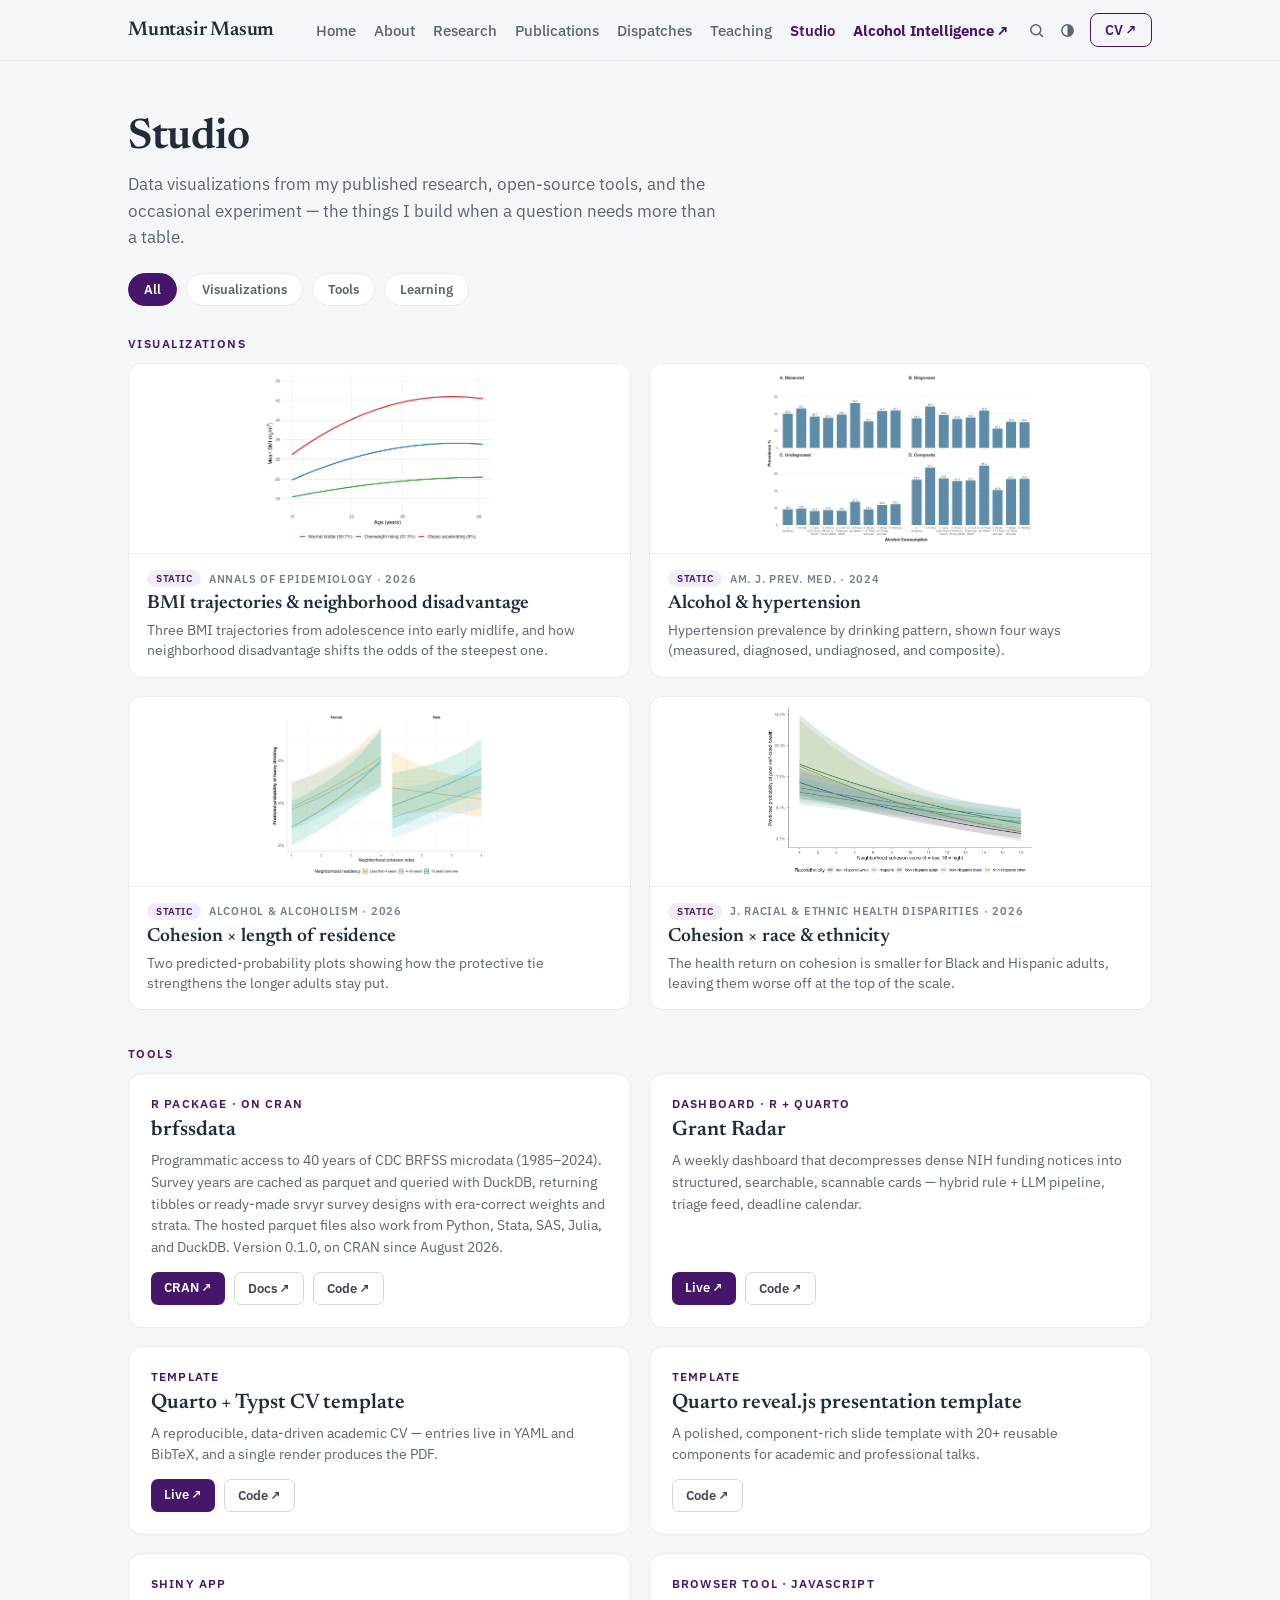
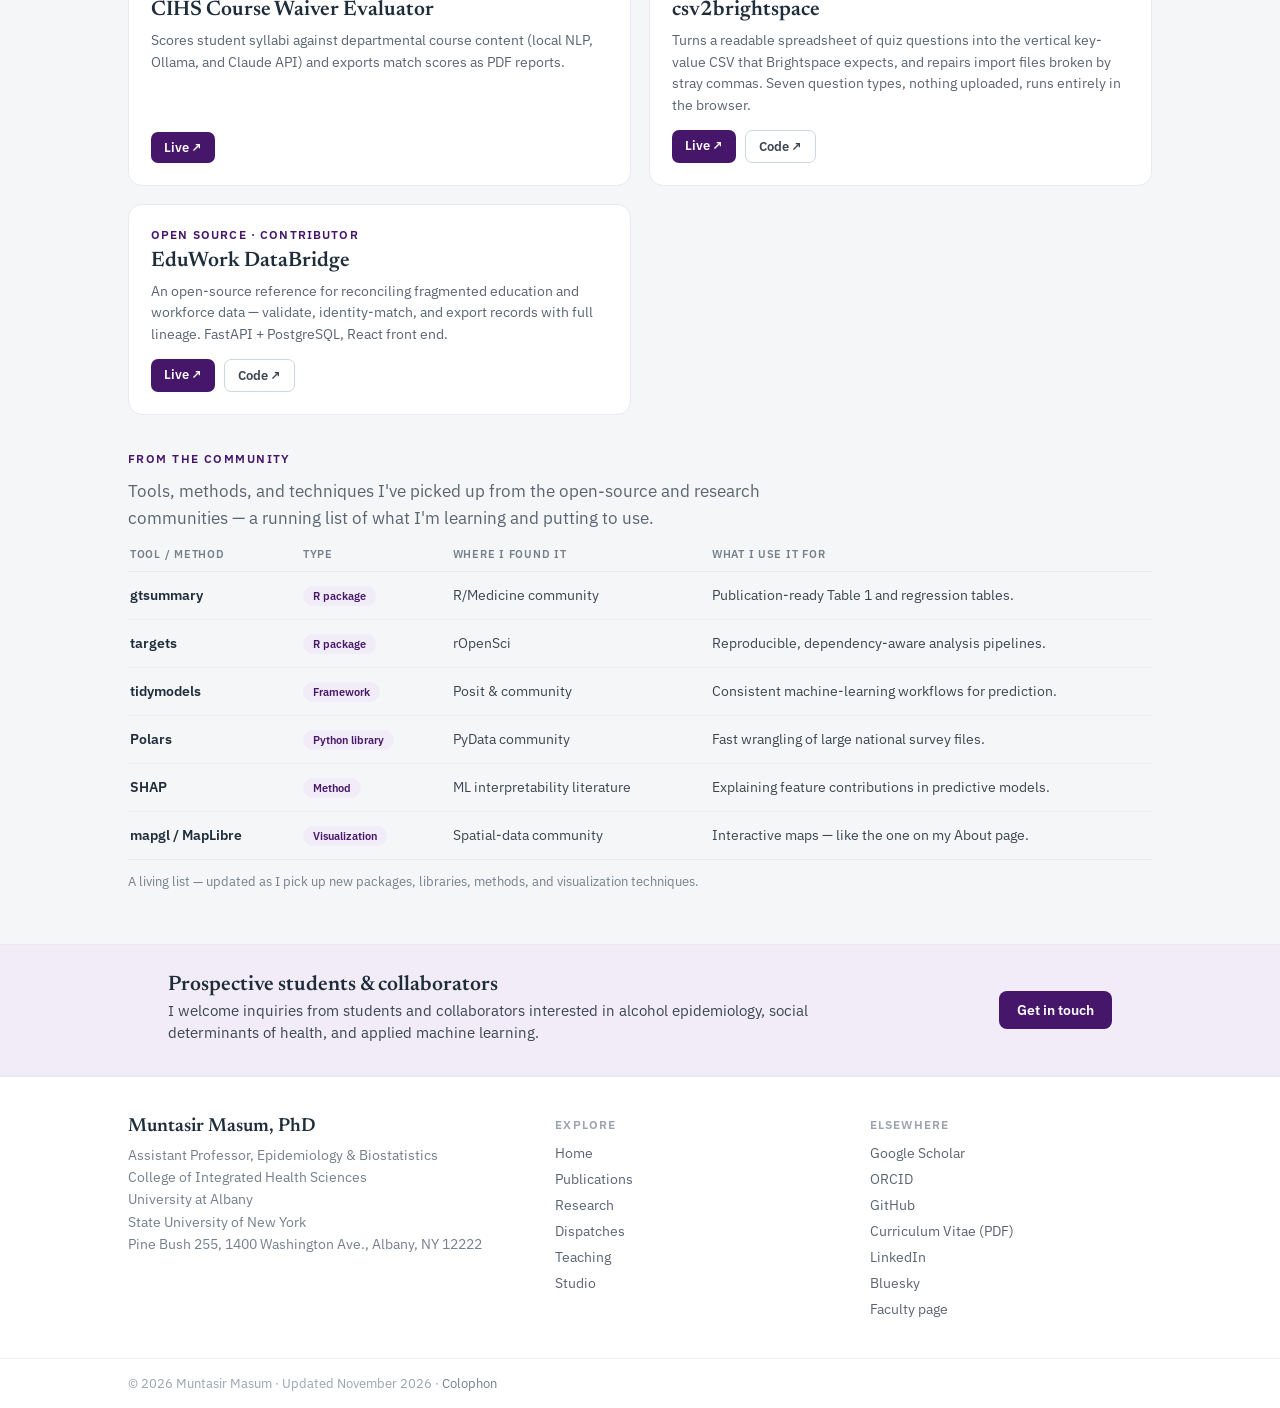
<file: studio.html>
<!DOCTYPE html>
<html lang="en">
<head>
<meta charset="utf-8">
<meta name="viewport" content="width=device-width, initial-scale=1">
<meta name="theme-color" content="#f5f6f8">
<title>Studio — Muntasir Masum, PhD</title>
<meta name="description" content="Data visualizations from published research, open-source tools, and experiments — built in R and Quarto.">
<link rel="icon" href="favicon.svg">
<link rel="apple-touch-icon" href="headshot-circle.png">
<meta property="og:type" content="website">
<meta property="og:title" content="Studio — Muntasir Masum, PhD">
<meta property="og:description" content="Data visualizations from published research, open-source tools, and experiments.">
<meta property="og:image" content="https://muntasirmasum.com/og-card.png">
<meta property="og:image:width" content="1200">
<meta property="og:image:height" content="630">
<meta property="og:image:alt" content="Muntasir Masum, PhD — Assistant Professor of Epidemiology &amp; Biostatistics, University at Albany">
<meta property="og:url" content="https://muntasirmasum.com/studio.html">
<meta property="og:site_name" content="Muntasir Masum, PhD">
<link rel="canonical" href="https://muntasirmasum.com/studio.html">
<meta name="twitter:card" content="summary_large_image">
<meta name="author" content="Muntasir Masum">
<script>try{if(localStorage.getItem('mm-theme')==='dark')document.documentElement.classList.add('quarto-dark')}catch(e){}</script>
<link rel="preconnect" href="https://fonts.googleapis.com">
<link rel="preconnect" href="https://fonts.gstatic.com" crossorigin>
<link href="https://fonts.googleapis.com/css2?family=IBM+Plex+Sans:wght@400;500;600;700&family=Newsreader:ital,opsz,wght@0,6..72,400;0,6..72,500;0,6..72,600;1,6..72,400&display=swap" rel="stylesheet">
<link href="site.css" rel="stylesheet">
</head>
<body>
<div class="mm-root">
  <a class="mm-skip" href="#main">Skip to content</a>

  <!-- ===================== NAV ===================== -->
  <nav class="mm-nav"><div class="mm-nav-inner">
    <a class="mm-brand" href="index.html">Muntasir Masum</a>
    <div class="mm-links">
      <a class="mm-link" href="index.html">Home</a>
      <a class="mm-link" href="about.html">About</a>
      <a class="mm-link" href="research.html">Research</a>
      <a class="mm-link" href="publications.html">Publications</a>
      <a class="mm-link" href="dispatches.html">Dispatches</a>
      <a class="mm-link" href="teaching.html">Teaching</a>
      <a class="mm-link active" href="studio.html">Studio</a>
      <a class="mm-ai" href="https://mmuntasir.substack.com/" target="_blank" rel="noopener">Alcohol Intelligence&#8201;&#8599;</a>
    </div>
    <div class="mm-nav-tools">
      <button class="mm-iconbtn" data-mm-search aria-label="Search" title="Search · ⌘K or /"><svg width="17" height="17" viewBox="0 0 24 24" fill="none" stroke="currentColor" stroke-width="2.2" stroke-linecap="round"><circle cx="11" cy="11" r="7"></circle><line x1="20.5" y1="20.5" x2="16.5" y2="16.5"></line></svg></button>
      <button class="mm-iconbtn" data-mm-dark aria-label="Toggle dark mode" title="Toggle dark mode"><svg width="17" height="17" viewBox="0 0 24 24" fill="none" stroke="currentColor" stroke-width="2.2"><circle cx="12" cy="12" r="8"></circle><path d="M12 4a8 8 0 0 1 0 16z" fill="currentColor" stroke="none"></path></svg></button>
      <a class="mm-cv" href="cv.pdf" target="_blank" rel="noopener">CV&#8201;&#8599;</a>
    </div>
  </div></nav>

  <!-- ===================== STUDIO ===================== -->
  <main class="mm-page wide" id="main">
    <h1 class="mm-h1">Studio</h1>
    <p class="mm-lead">Data visualizations from my published research, open-source tools, and the occasional experiment — the things I build when a question needs more than a table.</p>

    <div class="mm-filterbar" style="margin-top:22px">
      <span class="mm-filter active" data-filter="all">All</span>
      <span class="mm-filter" data-filter="viz">Visualizations</span>
      <span class="mm-filter" data-filter="tool">Tools</span>
      <!-- <span class="mm-filter" data-filter="exp">Experiments</span> (hidden with the Experiments section) -->
      <span class="mm-filter" data-filter="learn">Learning</span>
    </div>

    <!-- Visualizations -->
    <section data-cat="viz" style="margin-bottom:36px">
      <div class="mm-seclabel" style="margin-top:0">Visualizations</div>
      <div class="mm-vizgrid">
        <article class="mm-viz-card mm-figcard" role="button" tabindex="0" aria-haspopup="dialog"
                 data-mm-figs="weight-of-place-trajectories.png,weight-of-place-predicted-probabilities.png"
                 data-mm-alt="Three-class latent class growth model of BMI trajectories from age 16 to 38|Predicted probability of BMI trajectory class membership across neighborhood concentrated disadvantage"
                 data-mm-cap="Three latent BMI trajectories from age 16 to 38 in Add Health (N = 9,146): normal stable, overweight rising, and obese accelerating. Annals of Epidemiology, 2026.|Predicted probability of each BMI trajectory across neighborhood concentrated disadvantage. The obese-accelerating share rises from 7.4% to 10.6% between the 10th and 90th percentiles. Annals of Epidemiology, 2026."
                 data-mm-paper="https://doi.org/10.1016/j.annepidem.2026.110246"
                 data-mm-paper-label="Annals of Epidemiology &middot; 2026">
          <img class="mm-viz-media mm-figthumb" src="weight-of-place-trajectories.png" alt="Three-class latent class growth model of BMI trajectories from age 16 to 38" loading="lazy">
          <div class="mm-viz-body">
            <div class="mm-viz-metarow"><span class="mm-viz-tag">Static</span><span class="mm-eyebrow-muted">Annals of Epidemiology · 2026</span></div>
            <h3><a class="mm-figcard-link" href="https://doi.org/10.1016/j.annepidem.2026.110246" target="_blank" rel="noopener">BMI trajectories &amp; neighborhood disadvantage</a></h3>
            <p>Three BMI trajectories from adolescence into early midlife, and how neighborhood disadvantage shifts the odds of the steepest one.</p>
          </div>
        </article>
        <article class="mm-viz-card mm-figcard" role="button" tabindex="0" aria-haspopup="dialog"
                 data-mm-figs="alcohol-hypertension.png"
                 data-mm-alt="Four-panel bar chart of hypertension prevalence by alcohol-consumption category"
                 data-mm-cap="Hypertension prevalence across alcohol-consumption categories in a national U.S. sample, shown four ways (measured, diagnosed, undiagnosed, and composite). Am. J. Prev. Med., 2024."
                 data-mm-paper="https://doi.org/10.1016/j.amepre.2024.05.008"
                 data-mm-paper-label="Am. J. Prev. Med. &middot; 2024">
          <img class="mm-viz-media mm-figthumb" src="alcohol-hypertension.png" alt="Four-panel bar chart of hypertension prevalence by alcohol-consumption category" loading="lazy">
          <div class="mm-viz-body">
            <div class="mm-viz-metarow"><span class="mm-viz-tag">Static</span><span class="mm-eyebrow-muted">Am. J. Prev. Med. · 2024</span></div>
            <h3><a class="mm-figcard-link" href="https://doi.org/10.1016/j.amepre.2024.05.008" target="_blank" rel="noopener">Alcohol &amp; hypertension</a></h3>
            <p>Hypertension prevalence by drinking pattern, shown four ways (measured, diagnosed, undiagnosed, and composite).</p>
          </div>
        </article>
        <article class="mm-viz-card mm-figcard" role="button" tabindex="0" aria-haspopup="dialog"
                 data-mm-figs="cohesion-heavy-drinking.png,cohesion-binge-drinking.png"
                 data-mm-alt="Predicted probability of heavy drinking by neighborhood cohesion and length of residence, by sex|Predicted probability of binge drinking by neighborhood cohesion and length of residence, by sex"
                 data-mm-cap="Predicted probability of heavy drinking by neighborhood cohesion, across length of residence and sex. Alcohol &amp; Alcoholism, 2026.|Predicted probability of binge drinking by neighborhood cohesion, across length of residence and sex. Alcohol &amp; Alcoholism, 2026."
                 data-mm-paper="https://doi.org/10.1093/alcalc/agag025"
                 data-mm-paper-label="Alcohol &amp; Alcoholism &middot; 2026">
          <img class="mm-viz-media mm-figthumb" src="cohesion-heavy-drinking.png" alt="Predicted probability of heavy drinking by neighborhood cohesion and length of residence" loading="lazy">
          <div class="mm-viz-body">
            <div class="mm-viz-metarow"><span class="mm-viz-tag">Static</span><span class="mm-eyebrow-muted">Alcohol &amp; Alcoholism · 2026</span></div>
            <h3><a class="mm-figcard-link" href="https://doi.org/10.1093/alcalc/agag025" target="_blank" rel="noopener">Cohesion × length of residence</a></h3>
            <p>Two predicted-probability plots showing how the protective tie strengthens the longer adults stay put.</p>
          </div>
        </article>
        <article class="mm-viz-card mm-figcard" role="button" tabindex="0" aria-haspopup="dialog"
                 data-mm-figs="cohesion-srh-race.png,cohesion-srh-forest.png"
                 data-mm-alt="Predicted probability of poor self-rated health by neighborhood cohesion score, with separate lines for five racial and ethnic groups|Forest plot of adjusted odds ratios for poor self-rated health per one-point increase in neighborhood cohesion, by race and ethnicity"
                 data-mm-cap="Predicted probability of poor self-rated health across the neighborhood cohesion scale, by race and ethnicity. Across the range, predicted poor health falls from 7.0% to 2.9% for White adults but only 6.2% to 3.9% for Black adults. J. Racial &amp; Ethnic Health Disparities, 2026.|Adjusted odds ratio for poor self-rated health per one-point increase in cohesion, by race and ethnicity. The reduction is 0.929 for White adults, against 0.962 for Black adults and 0.956 for Hispanic adults. J. Racial &amp; Ethnic Health Disparities, 2026."
                 data-mm-paper="https://doi.org/10.1007/s40615-026-03155-z"
                 data-mm-paper-label="J. Racial &amp; Ethnic Health Disparities &middot; 2026">
          <img class="mm-viz-media mm-figthumb" src="cohesion-srh-race.png" alt="Predicted probability of poor self-rated health by neighborhood cohesion score, by race and ethnicity" loading="lazy">
          <div class="mm-viz-body">
            <div class="mm-viz-metarow"><span class="mm-viz-tag">Static</span><span class="mm-eyebrow-muted">J. Racial &amp; Ethnic Health Disparities · 2026</span></div>
            <h3><a class="mm-figcard-link" href="https://doi.org/10.1007/s40615-026-03155-z" target="_blank" rel="noopener">Cohesion &#215; race &amp; ethnicity</a></h3>
            <p>The health return on cohesion is smaller for Black and Hispanic adults, leaving them worse off at the top of the scale.</p>
          </div>
        </article>
        <!-- HIDDEN until real figures exist (J-curve animation, BRFSS harmonization map).
             To restore a card, move it above this comment.
        <article class="mm-viz-card">
          <div class="mm-viz-media mm-ph">animation: the alcohol&ndash;CVD J-curve</div>
          <div class="mm-viz-body">
            <div class="mm-viz-metarow"><span class="mm-viz-tag animated">Animated</span><span class="mm-eyebrow-muted">Addiction · under review</span></div>
            <h3>Re-examining the J-curve</h3>
            <p>Watching the alcohol–cardiovascular mortality curve bend as abstainers are unpacked.</p>
          </div>
        </article>
        <article class="mm-viz-card">
          <div class="mm-viz-media mm-ph">screenshot: BRFSS harmonization map</div>
          <div class="mm-viz-body">
            <div class="mm-viz-metarow"><span class="mm-viz-tag">Interactive</span><span class="mm-eyebrow-muted">Seed grant · 2026</span></div>
            <h3>Harmonizing the BRFSS</h3>
            <p>A state-by-state view of how survey items line up — or don't — across years.</p>
          </div>
        </article>
        -->
      </div>
    </section>

    <!-- Tools -->
    <section data-cat="tool" style="margin-bottom:36px">
      <div class="mm-seclabel" style="margin-top:0">Tools</div>
      <div class="mm-tallgrid">
        <div class="mm-tallcard">
          <div class="eyebrow">R package · on CRAN</div>
          <h3>brfssdata</h3>
          <p>Programmatic access to 40 years of CDC BRFSS microdata (1985–2024). Survey years are cached as parquet and queried with DuckDB, returning tibbles or ready-made srvyr survey designs with era-correct weights and strata. The hosted parquet files also work from Python, Stata, SAS, Julia, and DuckDB. Version 0.1.0, on CRAN since August 2026.</p>
          <div class="mm-btnrow"><a class="mm-btn-sm" href="https://cran.r-project.org/web/packages/brfssdata/index.html" target="_blank" rel="noopener">CRAN&#8201;&#8599;</a><a class="mm-btn-ghost" href="https://muntasirmasum.github.io/brfssdata/" target="_blank" rel="noopener">Docs&#8201;&#8599;</a><a class="mm-btn-ghost" href="https://github.com/muntasirmasum/brfssdata" target="_blank" rel="noopener">Code&#8201;&#8599;</a></div>
        </div>
        <div class="mm-tallcard">
          <div class="eyebrow">Dashboard · R + Quarto</div>
          <h3>Grant Radar</h3>
          <p>A weekly dashboard that decompresses dense NIH funding notices into structured, searchable, scannable cards — hybrid rule + LLM pipeline, triage feed, deadline calendar.</p>
          <div class="mm-btnrow"><a class="mm-btn-sm" href="https://muntasirmasum.github.io/grant-radar/" target="_blank" rel="noopener">Live&#8201;&#8599;</a><a class="mm-btn-ghost" href="https://github.com/muntasirmasum/grant-radar" target="_blank" rel="noopener">Code&#8201;&#8599;</a></div>
        </div>
        <div class="mm-tallcard">
          <div class="eyebrow">Template</div>
          <h3>Quarto + Typst CV template</h3>
          <p>A reproducible, data-driven academic CV — entries live in YAML and BibTeX, and a single render produces the PDF.</p>
          <div class="mm-btnrow"><a class="mm-btn-sm" href="https://muntasirmasum.github.io/quarto-typst-cv-template/" target="_blank" rel="noopener">Live&#8201;&#8599;</a><a class="mm-btn-ghost" href="https://github.com/muntasirmasum/quarto-typst-cv-template" target="_blank" rel="noopener">Code&#8201;&#8599;</a></div>
        </div>
        <div class="mm-tallcard">
          <div class="eyebrow">Template</div>
          <h3>Quarto reveal.js presentation template</h3>
          <p>A polished, component-rich slide template with 20+ reusable components for academic and professional talks.</p>
          <div class="mm-btnrow"><a class="mm-btn-ghost" href="https://github.com/muntasirmasum/quarto-presentation-template" target="_blank" rel="noopener">Code&#8201;&#8599;</a></div>
        </div>
        <div class="mm-tallcard">
          <div class="eyebrow">Shiny app</div>
          <h3>CIHS Course Waiver Evaluator</h3>
          <p>Scores student syllabi against departmental course content (local NLP, Ollama, and Claude API) and exports match scores as PDF reports.</p>
          <div class="mm-btnrow"><a class="mm-btn-sm" href="https://muntasirmasum.shinyapps.io/course_waiver_app/" target="_blank" rel="noopener">Live&#8201;&#8599;</a></div>
        </div>
        <div class="mm-tallcard">
          <div class="eyebrow">Browser tool · JavaScript</div>
          <h3>csv2brightspace</h3>
          <p>Turns a readable spreadsheet of quiz questions into the vertical key-value CSV that Brightspace expects, and repairs import files broken by stray commas. Seven question types, nothing uploaded, runs entirely in the browser.</p>
          <div class="mm-btnrow"><a class="mm-btn-sm" href="https://muntasirmasum.github.io/csv2brightspace/" target="_blank" rel="noopener">Live&#8201;&#8599;</a><a class="mm-btn-ghost" href="https://github.com/muntasirmasum/csv2brightspace" target="_blank" rel="noopener">Code&#8201;&#8599;</a></div>
        </div>
        <div class="mm-tallcard">
          <div class="eyebrow">Open source · Contributor</div>
          <h3>EduWork DataBridge</h3>
          <p>An open-source reference for reconciling fragmented education and workforce data — validate, identity-match, and export records with full lineage. FastAPI + PostgreSQL, React front end.</p>
          <div class="mm-btnrow"><a class="mm-btn-sm" href="https://imtiazither.github.io/eduwork-databridge/" target="_blank" rel="noopener">Live&#8201;&#8599;</a><a class="mm-btn-ghost" href="https://github.com/imtiazither/eduwork-databridge" target="_blank" rel="noopener">Code&#8201;&#8599;</a></div>
        </div>
      </div>
    </section>

    <!-- Experiments -->
    <!-- HIDDEN until real images exist: both Experiments cards are placeholders.
         To restore, delete this comment wrapper and the one around the "Experiments" filter chip.
    <section data-cat="exp">
      <div class="mm-seclabel" style="margin-top:0">Experiments</div>
      <div class="mm-vizgrid">
        <article class="mm-viz-card">
          <div class="mm-viz-media mm-ph">sketch: random-walk fields</div>
          <div class="mm-viz-body">
            <span class="mm-viz-tag" style="align-self:flex-start;background:transparent;border:1px solid var(--btnborder);color:var(--muted)">Generative · for fun</span>
            <h3>Random-walk mortality fields</h3>
            <p>Rendering hazard surfaces as flow fields — pretty, not peer-reviewed.</p>
          </div>
        </article>
        <article class="mm-viz-card">
          <div class="mm-viz-media mm-ph">poster image</div>
          <div class="mm-viz-body">
            <span class="mm-viz-tag" style="align-self:flex-start;background:transparent;border:1px solid var(--btnborder);color:var(--muted)">Poster series</span>
            <h3>NHANES in twelve numbers</h3>
            <p>One survey, twelve readable facts, set as a typographic poster.</p>
          </div>
        </article>
      </div>
      <div class="mm-footnote">Half-finished ideas and side quests — here for fun, not peer review.</div>
    </section>
    -->

    <section data-cat="learn">
      <div class="mm-seclabel" style="margin-top:0">From the community</div>
      <p class="mm-lead" style="margin:0 0 16px">Tools, methods, and techniques I've picked up from the open-source and research communities — a running list of what I'm learning and putting to use.</p>
      <div class="mm-tablewrap">
        <table class="mm-table">
          <thead><tr><th>Tool / method</th><th>Type</th><th>Where I found it</th><th>What I use it for</th></tr></thead>
          <tbody>
            <tr><td class="nm">gtsummary</td><td><span class="mm-pill">R package</span></td><td>R/Medicine community</td><td>Publication-ready Table 1 and regression tables.</td></tr>
            <tr><td class="nm">targets</td><td><span class="mm-pill">R package</span></td><td>rOpenSci</td><td>Reproducible, dependency-aware analysis pipelines.</td></tr>
            <tr><td class="nm">tidymodels</td><td><span class="mm-pill">Framework</span></td><td>Posit &amp; community</td><td>Consistent machine-learning workflows for prediction.</td></tr>
            <tr><td class="nm">Polars</td><td><span class="mm-pill">Python library</span></td><td>PyData community</td><td>Fast wrangling of large national survey files.</td></tr>
            <tr><td class="nm">SHAP</td><td><span class="mm-pill">Method</span></td><td>ML interpretability literature</td><td>Explaining feature contributions in predictive models.</td></tr>
            <tr><td class="nm">mapgl / MapLibre</td><td><span class="mm-pill">Visualization</span></td><td>Spatial-data community</td><td>Interactive maps — like the one on my About page.</td></tr>
          </tbody>
        </table>
      </div>
      <div class="mm-footnote">A living list — updated as I pick up new packages, libraries, methods, and visualization techniques.</div>
    </section>
  </main>

  <!-- ===================== CTA + FOOTER ===================== -->
  <section class="mm-callout"><div class="mm-callout-inner">
    <div>
      <div class="mm-callout-title">Prospective students &amp; collaborators</div>
      <div class="mm-callout-text">I welcome inquiries from students and collaborators interested in alcohol epidemiology, social determinants of health, and applied machine learning.</div>
    </div>
    <a class="mm-btn" href="mailto:mmasum@albany.edu">Get in touch</a>
  </div></section>

  <footer class="mm-footer">
    <div class="mm-footer-grid">
      <div>
        <div class="mm-foot-name">Muntasir Masum, PhD</div>
        <div class="mm-foot-bio">Assistant Professor, Epidemiology &amp; Biostatistics<br>College of Integrated Health Sciences<br>University at Albany<br>State University of New York<br>Pine Bush 255, 1400 Washington Ave., Albany, NY 12222</div>
      </div>
      <div>
        <div class="mm-foot-h">Explore</div>
        <div class="mm-foot-links">
          <a href="index.html">Home</a>
          <a href="publications.html">Publications</a>
          <a href="research.html">Research</a>
          <a href="dispatches.html">Dispatches</a>
          <a href="teaching.html">Teaching</a>
          <a href="studio.html">Studio</a>
        </div>
      </div>
      <div>
        <div class="mm-foot-h">Elsewhere</div>
        <div class="mm-foot-links">
          <a href="https://scholar.google.com/citations?user=3afD5JMAAAAJ&amp;hl=en&amp;inst=12410752515029022684" target="_blank" rel="noopener">Google Scholar</a>
          <a href="https://orcid.org/0000-0002-4210-2844" target="_blank" rel="noopener">ORCID</a>
          <a href="https://github.com/muntasirmasum" target="_blank" rel="noopener">GitHub</a>
          <a href="cv.pdf" target="_blank" rel="noopener">Curriculum Vitae (PDF)</a>
          <a href="https://www.linkedin.com/in/muntasirmasum/" target="_blank" rel="noopener">LinkedIn</a>
          <a href="https://bsky.app/profile/muntasirm.bsky.social" target="_blank" rel="noopener">Bluesky</a>
          <a href="https://www.albany.edu/cihs/faculty/muntasir-masum" target="_blank" rel="noopener">Faculty page</a>
        </div>
      </div>
    </div>
    <div class="mm-foot-bottom"><div class="mm-foot-bottom-inner">&#169; 2026 Muntasir Masum &#183; Updated November 2026 &#183; <details class="mm-colophon"><summary>Colophon</summary><span class="mm-colophon-body">A plain static site, hand-editable HTML, CSS, and a little JavaScript, with no build step. Set in Newsreader and IBM Plex Sans. Versioned on GitHub, deployed on Vercel.</span></details></div></div>
  </footer>

</div>
<script src="site.js"></script>
<script>
/* Studio category filter */
(function(){
  var bar=document.querySelector('.mm-filterbar');
  if(!bar)return;
  bar.addEventListener('click',function(e){
    var btn=e.target.closest('[data-filter]'); if(!btn)return;
    var f=btn.getAttribute('data-filter');
    bar.querySelectorAll('[data-filter]').forEach(function(b){ b.classList.toggle('active', b===btn); });
    document.querySelectorAll('[data-cat]').forEach(function(sec){
      sec.style.display=(f==='all'||sec.getAttribute('data-cat')===f)?'':'none';
    });
  });
})();
</script>
</body>
</html>
</file>
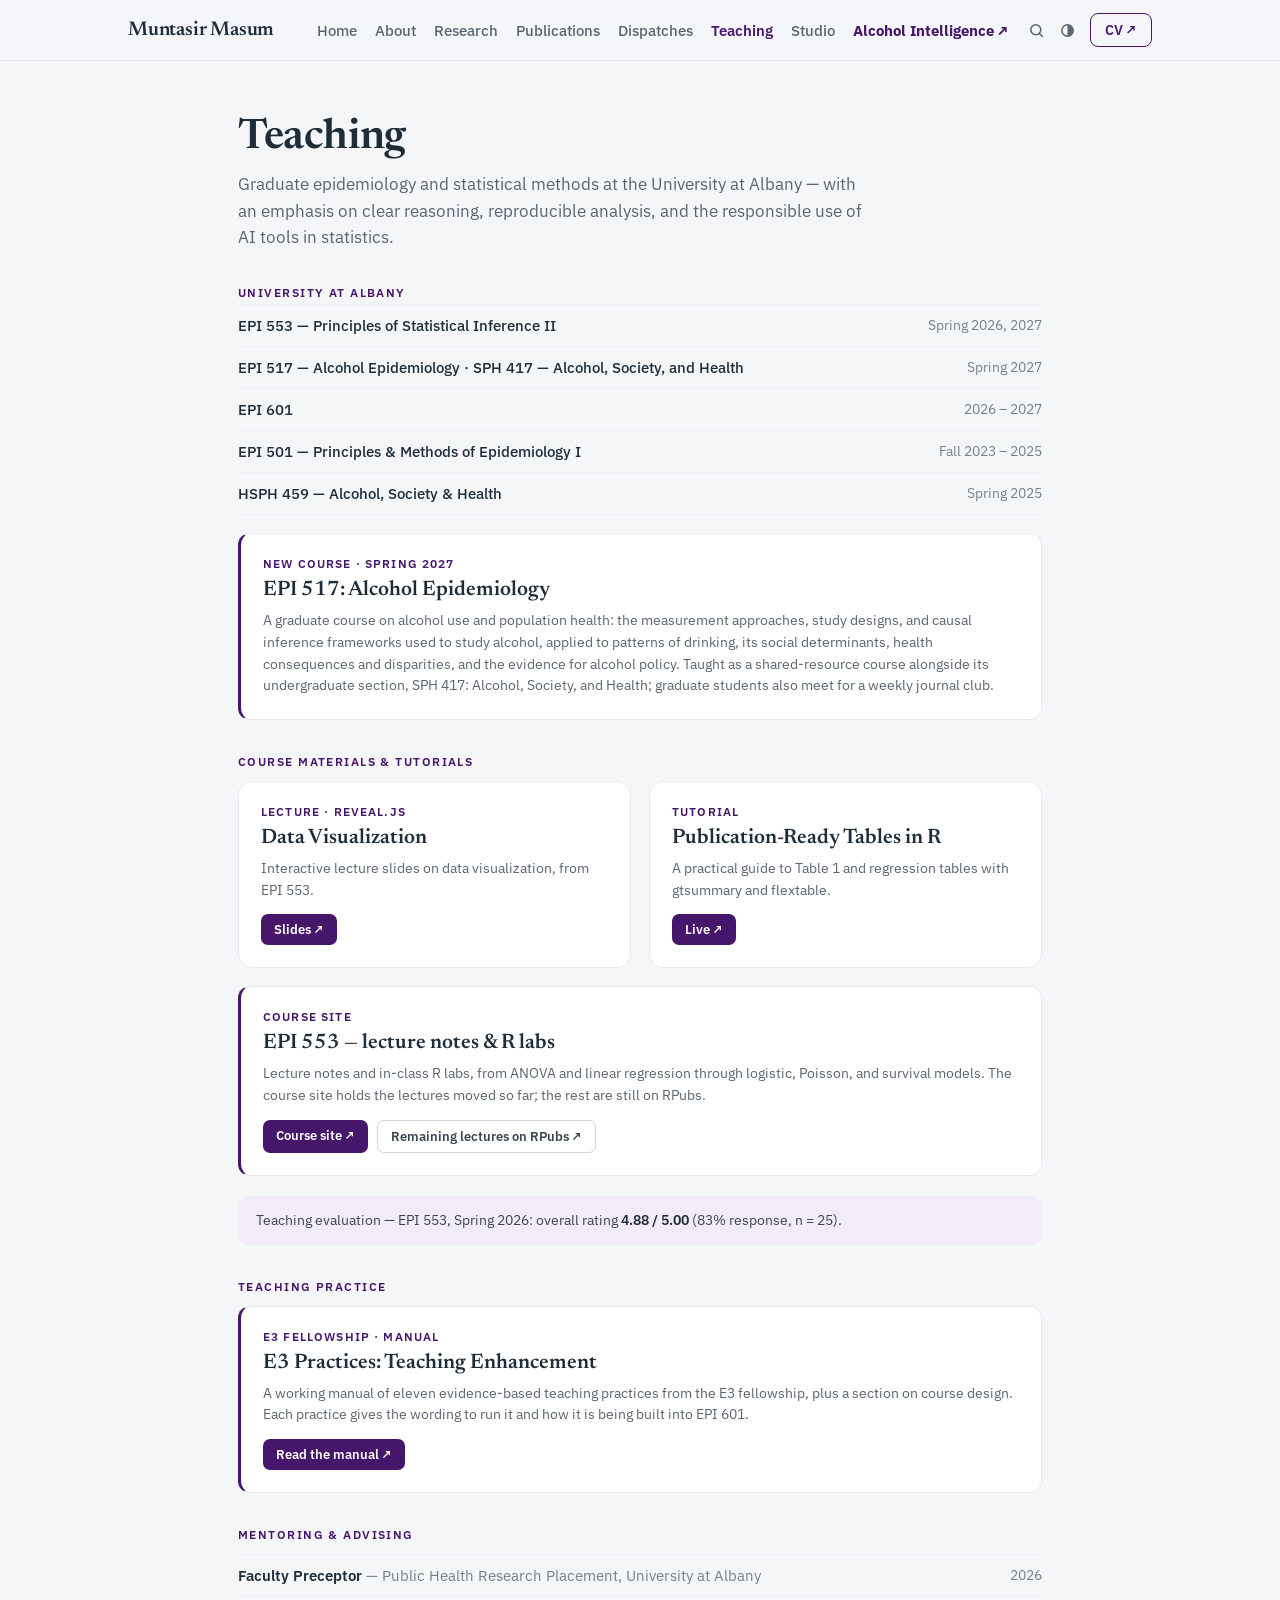
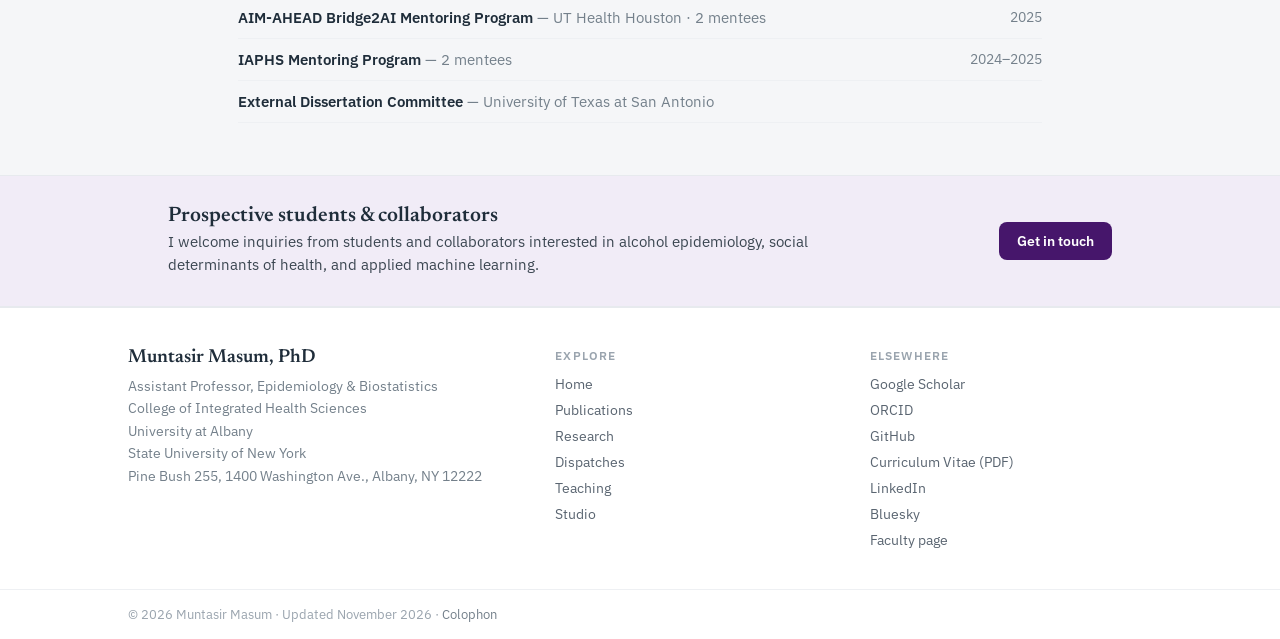
<file: teaching.html>
<!DOCTYPE html>
<html lang="en">
<head>
<meta charset="utf-8">
<meta name="viewport" content="width=device-width, initial-scale=1">
<meta name="theme-color" content="#f5f6f8">
<title>Teaching — Muntasir Masum, PhD</title>
<meta name="description" content="Graduate epidemiology and statistical methods at the University at Albany — courses, lecture slides, tutorials, R labs, and teaching practice.">
<link rel="icon" href="favicon.svg">
<link rel="apple-touch-icon" href="headshot-circle.png">
<meta property="og:type" content="website">
<meta property="og:title" content="Teaching — Muntasir Masum, PhD">
<meta property="og:description" content="Graduate epidemiology and statistical methods at the University at Albany — courses, lecture slides, tutorials, R labs, and teaching practice.">
<meta property="og:image" content="https://muntasirmasum.com/og-card.png">
<meta property="og:image:width" content="1200">
<meta property="og:image:height" content="630">
<meta property="og:image:alt" content="Muntasir Masum, PhD — Assistant Professor of Epidemiology &amp; Biostatistics, University at Albany">
<meta property="og:url" content="https://muntasirmasum.com/teaching.html">
<meta property="og:site_name" content="Muntasir Masum, PhD">
<link rel="canonical" href="https://muntasirmasum.com/teaching.html">
<meta name="twitter:card" content="summary_large_image">
<meta name="author" content="Muntasir Masum">
<script>try{if(localStorage.getItem('mm-theme')==='dark')document.documentElement.classList.add('quarto-dark')}catch(e){}</script>
<link rel="preconnect" href="https://fonts.googleapis.com">
<link rel="preconnect" href="https://fonts.gstatic.com" crossorigin>
<link href="https://fonts.googleapis.com/css2?family=IBM+Plex+Sans:wght@400;500;600;700&family=Newsreader:ital,opsz,wght@0,6..72,400;0,6..72,500;0,6..72,600;1,6..72,400&display=swap" rel="stylesheet">
<link href="site.css" rel="stylesheet">
</head>
<body>
<div class="mm-root">
  <a class="mm-skip" href="#main">Skip to content</a>

  <!-- ===================== NAV ===================== -->
  <nav class="mm-nav"><div class="mm-nav-inner">
    <a class="mm-brand" href="index.html">Muntasir Masum</a>
    <div class="mm-links">
      <a class="mm-link" href="index.html">Home</a>
      <a class="mm-link" href="about.html">About</a>
      <a class="mm-link" href="research.html">Research</a>
      <a class="mm-link" href="publications.html">Publications</a>
      <a class="mm-link" href="dispatches.html">Dispatches</a>
      <a class="mm-link active" href="teaching.html">Teaching</a>
      <a class="mm-link" href="studio.html">Studio</a>
      <a class="mm-ai" href="https://mmuntasir.substack.com/" target="_blank" rel="noopener">Alcohol Intelligence&#8201;&#8599;</a>
    </div>
    <div class="mm-nav-tools">
      <button class="mm-iconbtn" data-mm-search aria-label="Search" title="Search · ⌘K or /"><svg width="17" height="17" viewBox="0 0 24 24" fill="none" stroke="currentColor" stroke-width="2.2" stroke-linecap="round"><circle cx="11" cy="11" r="7"></circle><line x1="20.5" y1="20.5" x2="16.5" y2="16.5"></line></svg></button>
      <button class="mm-iconbtn" data-mm-dark aria-label="Toggle dark mode" title="Toggle dark mode"><svg width="17" height="17" viewBox="0 0 24 24" fill="none" stroke="currentColor" stroke-width="2.2"><circle cx="12" cy="12" r="8"></circle><path d="M12 4a8 8 0 0 1 0 16z" fill="currentColor" stroke="none"></path></svg></button>
      <a class="mm-cv" href="cv.pdf" target="_blank" rel="noopener">CV&#8201;&#8599;</a>
    </div>
  </div></nav>

  <!-- ===================== TEACHING ===================== -->
  <main class="mm-page" id="main">
    <h1 class="mm-h1">Teaching</h1>
    <p class="mm-lead">Graduate epidemiology and statistical methods at the University at Albany — with an emphasis on clear reasoning, reproducible analysis, and the responsible use of AI tools in statistics.</p>

    <div class="mm-seclabel tight">University at Albany</div>
    <div class="mm-rows">
      <div class="mm-row"><span class="mm-row-main">EPI 553 — Principles of Statistical Inference II</span><span class="mm-row-date">Spring 2026, 2027</span></div>
      <div class="mm-row"><span class="mm-row-main">EPI&nbsp;517 — Alcohol Epidemiology · SPH&nbsp;417 — Alcohol, Society, and Health</span><span class="mm-row-date">Spring 2027</span></div>
      <div class="mm-row"><span class="mm-row-main">EPI 601</span><span class="mm-row-date">2026 – 2027</span></div>
      <div class="mm-row"><span class="mm-row-main">EPI 501 — Principles &amp; Methods of Epidemiology I</span><span class="mm-row-date">Fall 2023 – 2025</span></div>
      <div class="mm-row"><span class="mm-row-main">HSPH 459 — Alcohol, Society &amp; Health</span><span class="mm-row-date">Spring 2025</span></div>
    </div>

    <div class="mm-accentcard" style="margin-top:18px">
      <div class="eyebrow">New course · Spring 2027</div>
      <h3>EPI&nbsp;517: Alcohol Epidemiology</h3>
      <p>A graduate course on alcohol use and population health: the measurement approaches, study designs, and causal inference frameworks used to study alcohol, applied to patterns of drinking, its social determinants, health consequences and disparities, and the evidence for alcohol policy. Taught as a shared-resource course alongside its undergraduate section, SPH&nbsp;417: Alcohol, Society, and Health; graduate students also meet for a weekly journal club.</p>
    </div>

    <div class="mm-seclabel">Course materials &amp; tutorials</div>
    <div class="mm-tallgrid">
      <div class="mm-tallcard">
        <div class="eyebrow">Lecture · reveal.js</div>
        <h3>Data Visualization</h3>
        <p>Interactive lecture slides on data visualization, from EPI 553.</p>
        <div class="mm-btnrow"><a class="mm-btn-sm" href="https://muntasirmasum.github.io/epi553-data-viz/Data_Visualization_Lecture.html#/title-slide" target="_blank" rel="noopener">Slides&#8201;&#8599;</a></div>
      </div>
      <div class="mm-tallcard">
        <div class="eyebrow">Tutorial</div>
        <h3>Publication-Ready Tables in R</h3>
        <p>A practical guide to Table 1 and regression tables with gtsummary and flextable.</p>
        <div class="mm-btnrow"><a class="mm-btn-sm" href="https://muntasirmasum.github.io/table-tutorial/" target="_blank" rel="noopener">Live&#8201;&#8599;</a></div>
      </div>
    </div>

    <div class="mm-accentcard" style="margin-top:18px">
      <div class="eyebrow">Course site</div>
      <h3>EPI 553 — lecture notes &amp; R labs</h3>
      <p>Lecture notes and in-class R labs, from ANOVA and linear regression through logistic, Poisson, and survival models. The course site holds the lectures moved so far; the rest are still on RPubs.</p>
      <div class="mm-btnrow"><a class="mm-btn-sm" href="https://epi553.muntasirmasum.com" target="_blank" rel="noopener">Course site&#8201;&#8599;</a><a class="mm-btn-ghost" href="https://www.rpubs.com/muntasir_masum" target="_blank" rel="noopener">Remaining lectures on RPubs&#8201;&#8599;</a></div>
    </div>

    <div class="mm-evalbox">Teaching evaluation — EPI 553, Spring 2026: overall rating <strong>4.88 / 5.00</strong> (83% response, n = 25).</div>

    <div class="mm-seclabel">Teaching practice</div>
    <div class="mm-accentcard">
      <div class="eyebrow">E3 Fellowship · Manual</div>
      <h3>E3 Practices: Teaching Enhancement</h3>
      <p>A working manual of eleven evidence-based teaching practices from the E3 fellowship, plus a section on course design. Each practice gives the wording to run it and how it is being built into EPI 601.</p>
      <div class="mm-btnrow"><a class="mm-btn-sm" href="https://muntasirmasum.github.io/teaching-practices-manual/" target="_blank" rel="noopener">Read the manual&#8201;&#8599;</a></div>
    </div>

    <div class="mm-seclabel">Mentoring &amp; advising</div>
    <div class="mm-rows">
      <div class="mm-row"><span class="mm-row-main"><strong>Faculty Preceptor</strong> <span class="det">— Public Health Research Placement, University at Albany</span></span><span class="mm-row-date">2026</span></div>
      <div class="mm-row"><span class="mm-row-main"><strong>AIM-AHEAD Bridge2AI Mentoring Program</strong> <span class="det">— UT Health Houston · 2 mentees</span></span><span class="mm-row-date">2025</span></div>
      <div class="mm-row"><span class="mm-row-main"><strong>IAPHS Mentoring Program</strong> <span class="det">— 2 mentees</span></span><span class="mm-row-date">2024–2025</span></div>
      <div class="mm-row"><span class="mm-row-main"><strong>External Dissertation Committee</strong> <span class="det">— University of Texas at San Antonio</span></span><span class="mm-row-date"></span></div>
    </div>
  </main>

  <!-- ===================== CTA + FOOTER ===================== -->
  <section class="mm-callout"><div class="mm-callout-inner">
    <div>
      <div class="mm-callout-title">Prospective students &amp; collaborators</div>
      <div class="mm-callout-text">I welcome inquiries from students and collaborators interested in alcohol epidemiology, social determinants of health, and applied machine learning.</div>
    </div>
    <a class="mm-btn" href="mailto:mmasum@albany.edu">Get in touch</a>
  </div></section>

  <footer class="mm-footer">
    <div class="mm-footer-grid">
      <div>
        <div class="mm-foot-name">Muntasir Masum, PhD</div>
        <div class="mm-foot-bio">Assistant Professor, Epidemiology &amp; Biostatistics<br>College of Integrated Health Sciences<br>University at Albany<br>State University of New York<br>Pine Bush 255, 1400 Washington Ave., Albany, NY 12222</div>
      </div>
      <div>
        <div class="mm-foot-h">Explore</div>
        <div class="mm-foot-links">
          <a href="index.html">Home</a>
          <a href="publications.html">Publications</a>
          <a href="research.html">Research</a>
          <a href="dispatches.html">Dispatches</a>
          <a href="teaching.html">Teaching</a>
          <a href="studio.html">Studio</a>
        </div>
      </div>
      <div>
        <div class="mm-foot-h">Elsewhere</div>
        <div class="mm-foot-links">
          <a href="https://scholar.google.com/citations?user=3afD5JMAAAAJ&amp;hl=en&amp;inst=12410752515029022684" target="_blank" rel="noopener">Google Scholar</a>
          <a href="https://orcid.org/0000-0002-4210-2844" target="_blank" rel="noopener">ORCID</a>
          <a href="https://github.com/muntasirmasum" target="_blank" rel="noopener">GitHub</a>
          <a href="cv.pdf" target="_blank" rel="noopener">Curriculum Vitae (PDF)</a>
          <a href="https://www.linkedin.com/in/muntasirmasum/" target="_blank" rel="noopener">LinkedIn</a>
          <a href="https://bsky.app/profile/muntasirm.bsky.social" target="_blank" rel="noopener">Bluesky</a>
          <a href="https://www.albany.edu/cihs/faculty/muntasir-masum" target="_blank" rel="noopener">Faculty page</a>
        </div>
      </div>
    </div>
    <div class="mm-foot-bottom"><div class="mm-foot-bottom-inner">&#169; 2026 Muntasir Masum &#183; Updated November 2026 &#183; <details class="mm-colophon"><summary>Colophon</summary><span class="mm-colophon-body">A plain static site, hand-editable HTML, CSS, and a little JavaScript, with no build step. Set in Newsreader and IBM Plex Sans. Versioned on GitHub, deployed on Vercel.</span></details></div></div>
  </footer>

</div>
<script src="site.js"></script>
</body>
</html>
</file>
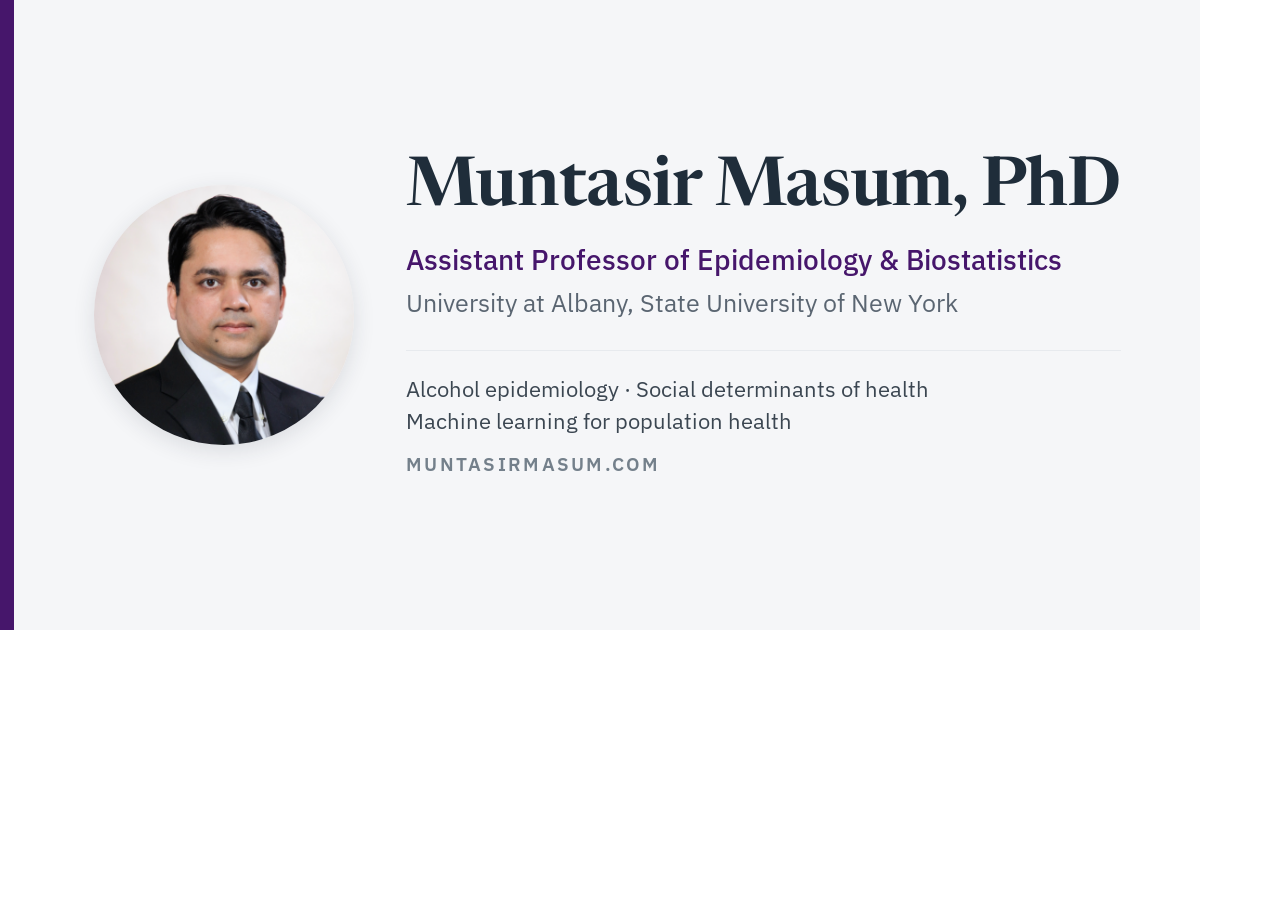
<file: scripts/og-card.html>
<!DOCTYPE html>
<!-- Link-preview card (1200×630) for LinkedIn, Bluesky, etc.
     Rendered to ../og-card.png by scripts/make-images.js. Edit the text here, then re-run. -->
<html lang="en">
<head>
<meta charset="utf-8">
<link href="https://fonts.googleapis.com/css2?family=IBM+Plex+Sans:wght@400;500;600&family=Newsreader:opsz,wght@6..72,600&display=swap" rel="stylesheet">
<style>
  html, body { margin:0; }
  .card { width:1200px; height:630px; box-sizing:border-box; background:#f5f6f8;
          border-left:14px solid #46166b; display:flex; align-items:center; gap:52px; padding:0 70px 0 80px; }
  .photo { width:260px; height:260px; border-radius:50%; flex:none; box-shadow:0 6px 22px rgba(31,45,58,.12); }
  .name { font:600 68px/1.04 'Newsreader', Georgia, serif; letter-spacing:-0.7px; white-space:nowrap; color:#1f2d3a; }
  .role { font:500 28px/1.3 'IBM Plex Sans', sans-serif; color:#46166b; white-space:nowrap; margin-top:18px; }
  .affil { font:400 25px/1.4 'IBM Plex Sans', sans-serif; color:#5a6571; margin-top:6px; }
  .rule { height:1px; background:#e7eaee; margin:30px 0 22px; }
  .topics { font:400 22px/1.45 'IBM Plex Sans', sans-serif; color:#3b4651; }
  .url { font:600 19px 'IBM Plex Sans', sans-serif; letter-spacing:.12em; text-transform:uppercase; color:#74808b; margin-top:16px; }
</style>
</head>
<body>
<div class="card">
  <img class="photo" src="../headshot-circle.png" alt="">
  <div>
    <div class="name">Muntasir Masum, PhD</div>
    <div class="role">Assistant Professor of Epidemiology &amp; Biostatistics</div>
    <div class="affil">University at Albany, State University of New York</div>
    <div class="rule"></div>
    <div class="topics">Alcohol epidemiology · Social determinants of health<br>Machine learning for population health</div>
    <div class="url">muntasirmasum.com</div>
  </div>
</div>
</body>
</html>
</file>
<file: site.css>
/* ============================================================
   Muntasir Masum — static site design system
   One stylesheet, shared by every page (index, about, research,
   publications, dispatches, teaching, studio).
   All component classes are namespaced .mm-*.
   Design tokens live in :root (light) and .quarto-dark (dark)
   so the whole palette switches with one class on <html>.
   ============================================================ */

:root{
  --bg:#f5f6f8; --surface:#ffffff; --ink:#1f2d3a; --body:#3b4651;
  --muted:#5a6571; --muted2:#74808b; --faint:#9aa4ae;
  --border:#e7eaee; --hair:#eef0f3; --btnborder:#cfd6dd;
  --accent:#46166b; --accent-text:#46166b; --accent-hover:#341050;
  --accent-tint:#f1ecf7; --accent-underline:#dccfe8;
  --gold:#c2a23a; --gold-tint:#fbf3e0; --gold-text:#a07d12;
}
.quarto-dark{
  --bg:#141118; --surface:#1f1b27; --ink:#f4f2f8; --body:#cdc9d6;
  --muted:#aaa6b5; --muted2:#928da0; --faint:#6f6b7c;
  --border:#332e3e; --hair:#28232f; --btnborder:#4a4456;
  --accent:#7a4fb0; --accent-text:#cbb1e8; --accent-hover:#6b41a0;
  --accent-tint:#2a2138; --accent-underline:#4a3b60;
  --gold:#c2a23a; --gold-tint:#332b16; --gold-text:#d8b84e;
}

*{ box-sizing:border-box; }
html,body{ margin:0; padding:0; }
body{ background:var(--bg); }
::selection{ background:#e7d8f3; }
.quarto-dark ::selection{ background:#43355c; }

.mm-serif{ font-family:'Newsreader',Georgia,serif; }
.mm-root{ min-height:100vh; background:var(--bg); color:var(--body);
  font-family:'IBM Plex Sans',system-ui,sans-serif; -webkit-font-smoothing:antialiased; }
@keyframes mmFadeUp{ from{ opacity:0; transform:translateY(10px); } to{ opacity:1; transform:none; } }
@media (prefers-reduced-motion:reduce){ *,*::before,*::after{ animation-duration:.001ms !important; transition-duration:.001ms !important; } }

/* ---------- PAGE CROSS-FADE ---------- */
/* Soft fade between pages (Chrome, Edge, Safari 18.2+; others just navigate). The nav is
   named so it stays put while the content fades. Off under reduced motion. */
@view-transition{ navigation:auto; }
.mm-nav{ view-transition-name:mm-nav; }
@media (prefers-reduced-motion:reduce){ ::view-transition-group(*),::view-transition-old(*),::view-transition-new(*){ animation:none !important; } }

/* ---------- LINE BREAKING ---------- */
/* Even out headline lines and avoid a lone last word in prose; ignored by older browsers. */
.mm-name,.mm-role,.mm-affil,.mm-h1,.mm-h2,.mm-card-h3,.mm-pub-title,.mm-callout-title,
.mm-theme h3,.mm-tallcard h3,.mm-accentcard h3,.mm-viz-body h3{ text-wrap:balance; }
.mm-intro,.mm-lead,.mm-prose,.mm-card-p,.mm-pub-desc,.mm-callout-text,
.mm-theme p,.mm-tallcard p,.mm-accentcard p,.mm-viz-body p{ text-wrap:pretty; }

/* ---------- NAV ---------- */
.mm-nav{ position:sticky; top:0; z-index:50; background:color-mix(in srgb, var(--bg) 86%, transparent);
  backdrop-filter:saturate(180%) blur(10px); -webkit-backdrop-filter:saturate(180%) blur(10px); border-bottom:1px solid var(--border); }
.mm-nav-inner{ max-width:1080px; margin:0 auto; padding:13px 28px; display:flex; align-items:center;
  justify-content:space-between; gap:18px; flex-wrap:wrap; }
.mm-brand{ font:600 20px 'Newsreader',Georgia,serif; color:var(--ink); letter-spacing:-.2px; text-decoration:none; }
.mm-links{ display:flex; align-items:center; gap:18px; flex-wrap:wrap; margin-left:auto; }
.mm-nav-tools{ display:flex; align-items:center; gap:14px; }
.mm-link{ font:500 14.5px 'IBM Plex Sans',system-ui,sans-serif; color:var(--muted); text-decoration:none; }
.mm-link:hover{ color:var(--accent-text); }
.mm-link.active{ font-weight:600; color:var(--accent-text); }
.mm-ai{ font:700 14.5px 'IBM Plex Sans',system-ui,sans-serif; color:var(--accent-text); text-decoration:none; }
.mm-ai:hover{ color:var(--accent); }
.mm-iconbtn{ display:inline-flex; align-items:center; cursor:pointer; color:var(--muted); user-select:none; background:none; border:0; padding:0; line-height:1; }
.mm-iconbtn:hover{ color:var(--accent-text); }
.mm-cv{ border:1px solid var(--accent); color:var(--accent-text); border-radius:8px; padding:7px 14px;
  font:600 13.5px 'IBM Plex Sans',system-ui,sans-serif; text-decoration:none; white-space:nowrap; }
.mm-cv:hover{ background:var(--accent); color:#fff; }
.mm-skip{ position:absolute; left:-9999px; top:0; z-index:200; background:var(--accent); color:#fff; padding:10px 16px; border-radius:0 0 10px 0; font:600 14px 'IBM Plex Sans',system-ui,sans-serif; text-decoration:none; }
.mm-skip:focus{ left:0; }

/* ---------- INTERIOR PAGE SHELL ---------- */
.mm-page{ max-width:860px; margin:0 auto; padding:56px 28px 8px; }
.mm-page.narrow{ max-width:760px; }
.mm-page.wide{ max-width:1080px; }
.mm-h1{ font:600 42px 'Newsreader',Georgia,serif; color:var(--ink); margin:0; letter-spacing:-.4px; }
.mm-lead{ font:400 16.5px/1.62 'IBM Plex Sans',system-ui,sans-serif; color:var(--muted); max-width:640px; margin:12px 0 4px; }
.mm-prose{ font:400 16.5px/1.65 'IBM Plex Sans',system-ui,sans-serif; color:var(--body); }
.mm-prose strong{ font-weight:600; color:var(--ink); }
.mm-prose a{ color:var(--accent-text); text-decoration:none; border-bottom:1px solid var(--accent-underline); }
.mm-prose a:hover{ color:var(--accent); }
.mm-link-strong{ font:600 14.5px 'IBM Plex Sans',system-ui,sans-serif; color:var(--accent-text); text-decoration:none; }
.mm-link-strong:hover{ border-bottom:1px solid var(--accent); }

/* ---------- HERO (home) ---------- */
.mm-hero{ max-width:720px; margin:0 auto; padding:72px 28px 12px; display:flex; flex-direction:column;
  align-items:center; text-align:center; gap:20px; }
.mm-photo{ width:168px; height:168px; border-radius:50%; object-fit:cover; box-shadow:0 6px 22px rgba(31,45,58,.12); }
.mm-name{ font:600 46px/1.04 'Newsreader',Georgia,serif; color:var(--ink); margin:0; letter-spacing:-.5px; }
.mm-role{ font:500 18.5px 'IBM Plex Sans',system-ui,sans-serif; color:var(--accent-text); margin-top:9px; }
.mm-affil{ font:400 15px 'IBM Plex Sans',system-ui,sans-serif; color:var(--muted2); margin-top:3px; }
.mm-affil a{ color:var(--muted2); text-decoration:none; }
.mm-affil a:hover{ color:var(--accent-text); }
.mm-intro{ font:400 17.5px/1.62 'IBM Plex Sans',system-ui,sans-serif; color:var(--body); max-width:600px; margin:0; }
.mm-actions{ display:flex; gap:10px; flex-wrap:wrap; justify-content:center; margin-top:2px; }
.mm-social{ display:inline-flex; align-items:center; justify-content:center; width:42px; height:42px; flex:none;
  border:1px solid var(--btnborder); color:var(--body); border-radius:50%; text-decoration:none; }
.mm-social:hover{ border-color:var(--accent-text); color:var(--accent-text); }
.mm-social.email{ background:var(--accent); border-color:var(--accent); color:#fff; }
.mm-social.email:hover{ background:var(--accent-hover); color:#fff; }
.mm-aipill{ display:inline-flex; align-items:center; background:var(--accent-tint); border:1px solid var(--accent);
  color:var(--accent-text); border-radius:8px; padding:9px 15px; font:700 14px 'IBM Plex Sans',system-ui,sans-serif; text-decoration:none; }
.mm-aipill:hover{ background:var(--accent); color:#fff; }
.mm-stats{ display:flex; gap:30px; justify-content:center; flex-wrap:wrap; margin-top:8px; }
.mm-stat{ text-align:center; }
.mm-statnum{ font:600 27px 'Newsreader',Georgia,serif; color:var(--ink); line-height:1; }
.mm-statlabel{ font:600 10.5px 'IBM Plex Sans',system-ui,sans-serif; letter-spacing:.08em; text-transform:uppercase; color:var(--muted2); margin-top:3px; }
.mm-tags{ display:flex; gap:8px; flex-wrap:wrap; justify-content:center; margin-top:8px; }
.mm-tag{ background:var(--surface); border:1px solid var(--border); color:var(--muted); border-radius:999px;
  padding:6px 13px; font:500 13px 'IBM Plex Sans',system-ui,sans-serif; cursor:pointer; transition:all .15s ease; }
.mm-tag:hover{ border-color:var(--accent); color:var(--accent-text); background:var(--accent-tint); }
.mm-hero-tags{ display:inline-grid; grid-template-columns:1fr 1fr; gap:9px; margin-top:8px; }
.mm-about-tags{ justify-content:flex-start; }

/* ---------- SECTIONS / CARDS ---------- */
.mm-wrap{ max-width:1080px; margin:0 auto; padding:0 28px; }
.mm-section-pad{ padding-top:54px; }
.mm-h2{ font:600 28px 'Newsreader',Georgia,serif; color:var(--ink); margin:0; letter-spacing:-.3px; }
.mm-grid3{ display:grid; grid-template-columns:repeat(3,1fr); gap:20px; }
.mm-card{ background:var(--surface); border:1px solid var(--border); border-radius:14px; padding:24px; transition:box-shadow .18s ease, transform .18s ease; }
.mm-card:hover{ box-shadow:0 10px 28px rgba(31,45,58,.09); transform:translateY(-2px); }
.mm-eyebrow{ font:600 12px 'IBM Plex Sans',system-ui,sans-serif; letter-spacing:.12em; text-transform:uppercase; color:var(--accent-text); }
.mm-card-h3{ font:600 22px 'Newsreader',Georgia,serif; color:var(--ink); margin:10px 0 8px; }
.mm-card-p{ font:400 14.5px/1.55 'IBM Plex Sans',system-ui,sans-serif; color:var(--muted); margin:0 0 14px; }
.mm-card-link{ font:600 14px 'IBM Plex Sans',system-ui,sans-serif; color:var(--accent-text); cursor:pointer; text-decoration:none; }
.mm-card-link:hover{ color:var(--accent); }

/* ---------- PUBS + NEWS (home) ---------- */
.mm-two-col{ display:grid; grid-template-columns:1.55fr 1fr; gap:40px; }
.mm-rowhead{ display:flex; align-items:baseline; justify-content:space-between; margin-bottom:18px; }
.mm-pub-card{ background:var(--surface); border:1px solid var(--border); border-left:3px solid var(--accent); border-radius:12px; padding:20px 22px; }
.mm-pub-card.review{ border-left-color:var(--gold); }
.mm-pub-meta{ font:400 12.5px 'IBM Plex Sans',system-ui,sans-serif; color:var(--muted2); margin-bottom:5px; }
.mm-pub-title{ font:600 18px/1.3 'Newsreader',Georgia,serif; color:var(--ink); }
.mm-pub-desc{ font:400 14px/1.55 'IBM Plex Sans',system-ui,sans-serif; color:var(--muted); margin:8px 0 12px; }
.mm-pillrow{ display:flex; gap:7px; flex-wrap:wrap; }
.mm-pill{ background:var(--accent-tint); color:var(--accent-text); border-radius:999px; padding:3px 10px; font:600 11px 'IBM Plex Sans',system-ui,sans-serif; }
.mm-news-item{ display:flex; gap:13px; }
.mm-news-date{ flex:none; width:64px; font:700 12.5px 'IBM Plex Sans',system-ui,sans-serif; color:var(--accent-text); padding-top:1px; }
.mm-news-text{ font:400 14.5px/1.5 'IBM Plex Sans',system-ui,sans-serif; color:var(--body); }
.mm-news-text strong{ font-weight:600; color:var(--ink); }

/* ---------- SECTION LABELS + ROWS (about, research, teaching, dispatches) ---------- */
.mm-seclabel{ font:600 12px 'IBM Plex Sans',system-ui,sans-serif; letter-spacing:.12em; text-transform:uppercase; color:var(--accent-text); margin:34px 0 12px; }
.mm-seclabel.tight{ margin-bottom:4px; }
.mm-rows{ display:flex; flex-direction:column; }
.mm-row{ display:flex; justify-content:space-between; gap:16px; padding:11px 0; border-top:1px solid var(--hair); }
.mm-row:last-child{ border-bottom:1px solid var(--hair); }
.mm-row-main{ font:500 15px 'IBM Plex Sans',system-ui,sans-serif; color:var(--ink); }
.mm-row-main strong{ font-weight:600; }
.mm-row-main .det{ color:var(--muted2); font-weight:400; }
.mm-row-date{ flex:none; font:400 13.5px 'IBM Plex Sans',system-ui,sans-serif; color:var(--muted2); white-space:nowrap; }
.mm-row-num{ flex:none; width:46px; font:700 13px 'IBM Plex Sans',system-ui,sans-serif; color:var(--accent-text); }

/* ---------- THEMES (research) ---------- */
.mm-themes{ display:flex; flex-direction:column; gap:20px; }
.mm-theme h3{ font:600 20px 'Newsreader',Georgia,serif; color:var(--ink); margin:0 0 5px; }
.mm-theme p{ font:400 15px/1.6 'IBM Plex Sans',system-ui,sans-serif; color:var(--muted); margin:0; }

/* ---------- NOTE / EVAL / NEWSLETTER BOXES ---------- */
.mm-note{ background:var(--accent-tint); border-left:3px solid var(--accent); border-radius:10px; padding:16px 18px; margin-top:18px; }
.mm-note-label{ font:600 11px 'IBM Plex Sans',system-ui,sans-serif; letter-spacing:.1em; text-transform:uppercase; color:var(--accent-text); margin-bottom:5px; }
.mm-note-text{ font:400 15px/1.6 'IBM Plex Sans',system-ui,sans-serif; color:var(--body); }
.mm-evalbox{ margin-top:20px; background:var(--accent-tint); border-radius:10px; padding:14px 18px; font:400 14px/1.5 'IBM Plex Sans',system-ui,sans-serif; color:var(--body); }
.mm-evalbox strong{ font-weight:600; color:var(--ink); }

/* ---------- PUBLICATIONS ---------- */
.mm-pubgrid{ display:grid; grid-template-columns:1fr 1fr; gap:16px; margin:4px 0 8px; }
.mm-pubgrid .mm-card{ padding:20px; }
a.mm-card{ text-decoration:none; color:inherit; display:block; }
a.mm-card:hover .mm-pub-title{ color:var(--accent-text); }
a.mm-card:focus-visible{ outline:2px solid var(--accent); outline-offset:3px; }
a.mm-pub-card{ text-decoration:none; color:inherit; display:block; }
a.mm-pub-card:hover .mm-pub-title{ color:var(--accent-text); }
a.mm-pub-card:focus-visible{ outline:2px solid var(--accent); outline-offset:3px; }
.mm-news-text a{ color:var(--accent-text); text-decoration:none; border-bottom:1px solid var(--accent-underline); }
.mm-news-text a:hover{ color:var(--accent); }
.mm-pubgrid .mm-pub-title{ font-size:17px; }
.mm-pubgrid .mm-pub-desc{ font-size:13.5px; margin:8px 0 11px; }
.mm-byyear{ display:flex; flex-direction:column; }
.mm-byyear .yr{ display:flex; gap:22px; padding:18px 0; border-top:1px solid var(--border); }
.mm-byyear .yr:last-child{ border-bottom:1px solid var(--border); }
.mm-byyear .yr-num{ flex:none; width:46px; font:600 16px 'Newsreader',Georgia,serif; color:var(--accent-text); }
.mm-byyear .yr-num.prior{ color:var(--muted2); }
.mm-byyear .yr-body{ font:400 15px/1.55 'IBM Plex Sans',system-ui,sans-serif; color:var(--body); }
.mm-byyear .yr-body strong{ color:var(--ink); font-weight:600; }
.mm-doi{ color:var(--accent-text); text-decoration:none; border-bottom:1px solid var(--accent-underline); }
.mm-doi:hover{ color:var(--accent); }
.mm-wnote-link{ font:600 19px 'Newsreader',Georgia,serif; color:var(--ink); text-decoration:none; }
.mm-wnote-link:hover{ color:var(--accent-text); }
.mm-ur{ display:flex; flex-direction:column; gap:13px; margin-top:4px; }
.mm-ur-item{ font:400 14.5px/1.5 'IBM Plex Sans',system-ui,sans-serif; color:var(--body); }
.mm-ur-item strong{ color:var(--ink); font-weight:600; }
.mm-ur-pill{ display:inline-block; background:var(--gold-tint); color:var(--gold-text); border-radius:999px; padding:2px 9px; font:600 11px 'IBM Plex Sans',system-ui,sans-serif; white-space:nowrap; }

/* ---------- BUTTONS (cards) ---------- */
.mm-btnrow{ display:flex; gap:9px; flex-wrap:wrap; margin-top:4px; }
.mm-btn{ flex:none; background:var(--accent); color:#fff; border-radius:8px; padding:10px 18px; font:600 14px 'IBM Plex Sans',system-ui,sans-serif; text-decoration:none; }
.mm-btn:hover{ background:var(--accent-hover); color:#fff; }
.mm-btn-sm{ display:inline-block; background:var(--accent); color:#fff; border-radius:7px; padding:7px 13px; font:600 13px 'IBM Plex Sans',system-ui,sans-serif; text-decoration:none; }
.mm-btn-sm:hover{ background:var(--accent-hover); color:#fff; }
.mm-btn-ghost{ display:inline-block; border:1px solid var(--btnborder); color:var(--body); border-radius:7px; padding:7px 13px; font:600 13px 'IBM Plex Sans',system-ui,sans-serif; text-decoration:none; }
.mm-btn-ghost:hover{ border-color:var(--accent-text); color:var(--accent-text); }

/* ---------- TALL CARDS (tools / courses / dispatches) ---------- */
.mm-tallgrid{ display:grid; grid-template-columns:1fr 1fr; gap:18px; }
.mm-tallcard{ background:var(--surface); border:1px solid var(--border); border-radius:14px; padding:22px; display:flex; flex-direction:column; gap:9px; transition:box-shadow .18s ease, transform .18s ease; }
.mm-tallcard:hover{ box-shadow:0 10px 28px rgba(31,45,58,.09); transform:translateY(-2px); }
.mm-tallcard .eyebrow{ font:600 11.5px 'IBM Plex Sans',system-ui,sans-serif; letter-spacing:.1em; text-transform:uppercase; color:var(--accent-text); }
.mm-tallcard h3{ font:600 21px 'Newsreader',Georgia,serif; color:var(--ink); margin:0; }
.mm-tallcard p{ font:400 14px/1.55 'IBM Plex Sans',system-ui,sans-serif; color:var(--muted); margin:0; flex:1; }
.mm-accentcard{ background:var(--surface); border:1px solid var(--border); border-left:3px solid var(--accent); border-radius:12px; padding:22px; display:flex; flex-direction:column; gap:9px; }
.mm-accentcard .eyebrow{ font:600 11.5px 'IBM Plex Sans',system-ui,sans-serif; letter-spacing:.1em; text-transform:uppercase; color:var(--accent-text); }
.mm-accentcard h3{ font:600 21px 'Newsreader',Georgia,serif; color:var(--ink); margin:0; }
.mm-accentcard p{ font:400 14px/1.55 'IBM Plex Sans',system-ui,sans-serif; color:var(--muted); margin:0; }

/* ---------- STUDIO ---------- */
.mm-filterbar{ display:flex; gap:9px; flex-wrap:wrap; margin-bottom:30px; }
.mm-filter{ cursor:pointer; border-radius:999px; padding:7px 15px; font:600 13px 'IBM Plex Sans',system-ui,sans-serif; transition:all .15s ease; border:1px solid var(--border); background:var(--surface); color:var(--muted); }
.mm-filter:hover{ border-color:var(--accent); color:var(--accent-text); }
.mm-filter.active{ border-color:var(--accent); background:var(--accent); color:#fff; }
.mm-vizgrid{ display:grid; grid-template-columns:repeat(2,1fr); gap:18px; }
.mm-viz-card{ background:var(--surface); border:1px solid var(--border); border-radius:14px; overflow:hidden; display:flex; flex-direction:column; transition:box-shadow .18s ease, transform .18s ease; }
.mm-viz-card:hover{ box-shadow:0 10px 28px rgba(31,45,58,.09); transform:translateY(-2px); }
.mm-viz-media{ width:100%; height:190px; display:block; background:var(--hair); object-fit:cover; }
.mm-ph{ display:flex; align-items:center; justify-content:center; text-align:center; padding:0 16px;
  background:repeating-linear-gradient(45deg, var(--hair), var(--hair) 10px, var(--border) 10px, var(--border) 20px);
  font:500 12px ui-monospace,Menlo,Consolas,monospace; color:var(--muted2); border-bottom:1px solid var(--border); }
.mm-viz-body{ padding:16px 18px; display:flex; flex-direction:column; gap:7px; }
.mm-viz-body h3{ font:600 19px 'Newsreader',Georgia,serif; color:var(--ink); margin:0; }
.mm-viz-body p{ font:400 13.5px/1.5 'IBM Plex Sans',system-ui,sans-serif; color:var(--muted); margin:0; }
.mm-viz-metarow{ display:flex; align-items:center; gap:8px; flex-wrap:wrap; }
.mm-viz-tag{ display:inline-block; background:var(--accent-tint); color:var(--accent-text); border-radius:999px; padding:2px 9px; font:600 10px 'IBM Plex Sans',system-ui,sans-serif; letter-spacing:.05em; text-transform:uppercase; }
.mm-viz-tag.animated{ background:var(--accent); color:#fff; }
.mm-eyebrow-muted{ font:600 10.5px 'IBM Plex Sans',system-ui,sans-serif; letter-spacing:.07em; text-transform:uppercase; color:var(--muted2); }
.mm-footnote{ font:400 13px/1.5 'IBM Plex Sans',system-ui,sans-serif; color:var(--muted2); margin-top:12px; }
.mm-tablewrap{ overflow-x:auto; margin:4px 0 0; }
.mm-table{ width:100%; border-collapse:collapse; font:400 14px/1.5 'IBM Plex Sans',system-ui,sans-serif; }
.mm-table th{ text-align:left; font:600 10.5px 'IBM Plex Sans',system-ui,sans-serif; letter-spacing:.07em; text-transform:uppercase; color:var(--muted2); padding:0 14px 10px; border-bottom:1px solid var(--border); white-space:nowrap; }
.mm-table td{ padding:13px 14px; border-bottom:1px solid var(--hair); color:var(--body); vertical-align:top; }
.mm-table tbody tr:last-child td{ border-bottom:1px solid var(--border); }
.mm-table tbody tr:hover{ background:var(--accent-tint); }
.mm-table .nm{ font-weight:600; color:var(--ink); white-space:nowrap; }
.mm-table th:first-child, .mm-table td:first-child{ padding-left:2px; }
.mm-table th:last-child, .mm-table td:last-child{ padding-right:2px; }

/* ---------- BODY MAP (research) ---------- */
.mm-bm-drivers{ display:flex; align-items:center; gap:8px; flex-wrap:wrap; margin-bottom:16px; }
.mm-bm-driver-label{ font:600 11px 'IBM Plex Sans',system-ui,sans-serif; letter-spacing:.06em; text-transform:uppercase; color:var(--muted2); margin-right:2px; }
.mm-bm-chip{ border:1px solid var(--border); color:var(--body); border-radius:999px; padding:4px 11px; font:600 12px 'IBM Plex Sans',system-ui,sans-serif; cursor:pointer; transition:all .15s ease; }
.mm-bm-chip:hover{ border-color:var(--accent); color:var(--accent-text); }
.mm-bm-chip.on:hover{ color:#fff; }
.mm-bm-info{ display:none; margin:14px 0 4px; border:1px solid var(--border); border-left:3px solid var(--accent); border-radius:10px; padding:14px 16px; background:var(--surface); }
.mm-bm-chip.on{ background:var(--accent); color:#fff; border-color:var(--accent); font-weight:700; }
.mm-bm-grid{ display:grid; grid-template-columns:340px 1fr; gap:26px; align-items:start; }
.mm-bm-figure{ position:relative; width:340px; max-width:100%; aspect-ratio:1/1; margin:0 auto; background:#f3f7fb; border-radius:10px; }
.quarto-dark .mm-bm-figure{ background:#241f30; }
.quarto-dark .mm-bm-figure img{ filter:brightness(.85) saturate(.92); }
.mm-bm-legend{ font:400 12px 'IBM Plex Sans',system-ui,sans-serif; color:var(--muted2); margin-top:12px; }

/* ---------- MAP (about) ---------- */
.mm-map{ height:340px; border:1px solid var(--border); border-radius:12px; overflow:hidden; background:var(--surface); }
.mm-maplegend{ display:flex; gap:18px; flex-wrap:wrap; margin-top:10px; }
.mm-maplegend span{ display:inline-flex; align-items:center; gap:6px; font:500 12.5px 'IBM Plex Sans',system-ui,sans-serif; color:var(--muted); }
.mm-maplegend i{ width:10px; height:10px; border-radius:50%; display:inline-block; }
.maplibregl-popup-content{ font-family:'IBM Plex Sans',system-ui,sans-serif; font-size:13px; border-radius:8px; padding:9px 12px; }

/* ---------- CALLOUT (site-wide CTA) ---------- */
.mm-callout{ background:var(--accent-tint); border-top:1px solid var(--border); border-bottom:1px solid var(--border); margin-top:44px; }
.mm-callout-inner{ max-width:1000px; margin:0 auto; padding:30px 28px; display:flex; gap:20px; align-items:center; justify-content:space-between; flex-wrap:wrap; }
.mm-callout-title{ font:600 21px 'Newsreader',Georgia,serif; color:var(--ink); }
.mm-callout-text{ font:400 14.5px/1.55 'IBM Plex Sans',system-ui,sans-serif; color:var(--body); margin-top:4px; max-width:640px; }

/* ---------- FOOTER ---------- */
.mm-footer{ border-top:1px solid var(--border); background:var(--surface); }
.mm-footer-grid{ max-width:1080px; margin:0 auto; padding:40px 28px; display:grid; grid-template-columns:1.4fr 1fr 1fr; gap:32px; }
.mm-foot-name{ font:600 19px 'Newsreader',Georgia,serif; color:var(--ink); }
.mm-foot-bio{ font:400 14px/1.6 'IBM Plex Sans',system-ui,sans-serif; color:var(--muted2); margin-top:8px; }
.mm-foot-h{ font:600 12px 'IBM Plex Sans',system-ui,sans-serif; letter-spacing:.1em; text-transform:uppercase; color:var(--faint); margin-bottom:12px; }
.mm-foot-links{ display:flex; flex-direction:column; gap:8px; font:400 14px 'IBM Plex Sans',system-ui,sans-serif; }
.mm-foot-links a{ color:var(--muted); text-decoration:none; }
.mm-foot-links a:hover{ color:var(--accent-text); }
.mm-foot-bottom{ border-top:1px solid var(--hair); }
.mm-foot-bottom-inner{ max-width:1080px; margin:0 auto; padding:16px 28px; font:400 13px 'IBM Plex Sans',system-ui,sans-serif; color:var(--faint); }
.mm-colophon{ display:inline; }
.mm-colophon>summary{ display:inline; list-style:none; cursor:pointer; color:var(--muted2); }
.mm-colophon>summary::-webkit-details-marker{ display:none; }
.mm-colophon>summary::marker{ content:''; }
.mm-colophon>summary:hover,.mm-colophon[open]>summary{ color:var(--accent-text); }
.mm-colophon-body{ display:none; max-width:600px; margin:8px 0 0; line-height:1.6; }
.mm-colophon[open] .mm-colophon-body{ display:block; }

/* ---------- SEARCH / TOPIC OVERLAY ---------- */
.mm-ov{ position:fixed; inset:0; z-index:1080; background:rgba(15,12,20,.42); backdrop-filter:saturate(140%) blur(3px); -webkit-backdrop-filter:saturate(140%) blur(3px); display:flex; align-items:flex-start; justify-content:center; padding:11vh 20px 24px; }
.mm-ov-panel{ width:min(640px,94vw); background:var(--surface); border:1px solid var(--border); border-radius:15px; box-shadow:0 26px 64px rgba(15,12,20,.34); overflow:hidden; display:flex; flex-direction:column; max-height:74vh; animation:mmFadeUp .15s ease both; }
.mm-ov-head{ display:flex; align-items:center; gap:11px; padding:14px 18px; border-bottom:1px solid var(--border); }
.mm-ov-pill{ display:inline-flex; align-items:center; background:var(--accent); color:#fff; border-radius:8px; padding:5px 12px; font:600 13px 'IBM Plex Sans',system-ui,sans-serif; white-space:nowrap; }
.mm-ov-count{ font:600 10.5px 'IBM Plex Sans',system-ui,sans-serif; letter-spacing:.06em; text-transform:uppercase; color:var(--muted2); }
.mm-ov-input{ flex:1; min-width:0; border:0; outline:0; background:transparent; font:400 17px 'IBM Plex Sans',system-ui,sans-serif; color:var(--ink); }
.mm-ov-list{ overflow-y:auto; padding:8px; }
.mm-ov-row{ display:block; padding:9px 12px; border-radius:9px; border-left:3px solid transparent; text-decoration:none; }
.mm-ov-row:hover{ background:var(--accent-tint); border-left-color:var(--accent); }
.mm-ov-label{ display:inline-block; font:700 9.5px 'IBM Plex Sans',system-ui,sans-serif; letter-spacing:.07em; text-transform:uppercase; color:var(--muted2); background:var(--bg); border:1px solid var(--border); border-radius:5px; padding:2px 6px; margin-right:8px; vertical-align:middle; }
.mm-ov-title{ font:600 15.5px 'Newsreader',Georgia,serif; color:var(--ink); }
.mm-ov-desc{ display:block; font:400 13px/1.5 'IBM Plex Sans',system-ui,sans-serif; color:var(--muted); margin-top:3px; }
.mm-ov-empty{ padding:28px 20px; text-align:center; color:var(--muted2); font:400 15px 'IBM Plex Sans',system-ui,sans-serif; }
.mm-ov-foot{ padding:9px 16px; border-top:1px solid var(--border); background:var(--bg); font:500 11.5px 'IBM Plex Sans',system-ui,sans-serif; color:var(--muted2); }
.mm-ov-sec{ padding:10px 14px 4px; font:600 10.5px 'IBM Plex Sans',system-ui,sans-serif; letter-spacing:.08em; text-transform:uppercase; color:var(--muted2); }
.mm-ov-row.is-active{ background:var(--accent-tint); border-left-color:var(--accent); }
.mm-ov-foot .mm-kbd{ display:inline-flex; align-items:center; justify-content:center; min-width:18px; height:18px; padding:0 5px; margin-right:2px; border:1px solid var(--btnborder); border-radius:5px; background:var(--surface); font:600 11px 'IBM Plex Sans',system-ui,sans-serif; color:var(--muted); }

/* ---------- PLAIN-LANGUAGE SUMMARY CARDS ---------- */
.mm-sumcard{ text-decoration:none; }
.mm-sumthumb{ width:100%; height:210px; display:block; object-fit:cover; object-position:top center; background:#fff; border-bottom:1px solid var(--border); }
.mm-sumcard .mm-viz-body h3{ font:600 18px 'Newsreader',Georgia,serif; }
.mm-sumcard .mm-btnrow{ margin-top:4px; }

/* ---------- STUDIO FIGURE CARDS + LIGHTBOX ---------- */
.mm-figcard{ cursor:pointer; }
.mm-figcard:focus-visible{ outline:2px solid var(--accent); outline-offset:2px; }
.mm-figthumb{ height:190px; object-fit:contain; background:#fff; padding:8px; border-bottom:1px solid var(--border); }
.mm-figcard-link{ color:inherit; text-decoration:none; }
.mm-figcard-link:hover{ color:var(--accent-text); text-decoration:underline; text-decoration-color:var(--accent-underline); }

.mm-lb{ align-items:center; padding:5vh 20px; }
.mm-lb-panel{ width:min(1100px,96vw); max-height:90vh; background:var(--surface); border:1px solid var(--border); border-radius:15px; box-shadow:0 26px 64px rgba(15,12,20,.34); overflow:hidden; display:flex; flex-direction:column; animation:mmFadeUp .15s ease both; }
.mm-sr-only{ position:absolute; width:1px; height:1px; padding:0; margin:-1px; overflow:hidden; clip:rect(0 0 0 0); white-space:nowrap; border:0; }
.mm-lb-head{ display:flex; align-items:center; justify-content:space-between; padding:10px 12px; border-bottom:1px solid var(--border); }
.mm-lb-count{ font:600 12px 'IBM Plex Sans',system-ui,sans-serif; color:var(--muted2); letter-spacing:.02em; }
.mm-lb-close{ display:inline-flex; align-items:center; justify-content:center; width:34px; height:34px; border:1px solid var(--btnborder); border-radius:8px; background:var(--surface); color:var(--muted); cursor:pointer; font:600 20px 'IBM Plex Sans',system-ui,sans-serif; line-height:1; }
.mm-lb-close:hover{ border-color:var(--accent); color:var(--accent-text); }
.mm-lb-close:focus-visible{ outline:2px solid var(--accent); outline-offset:2px; }
.mm-lb-scroll{ overflow:auto; padding:16px; display:flex; flex-direction:column; gap:16px; }
.mm-lb-scroll.is-carousel{ overflow:hidden; gap:12px; }
.mm-lb-mat{ background:#fff; border:1px solid var(--border); border-radius:10px; padding:14px; text-align:center; overflow-x:auto; }
.mm-lb-mat img{ display:block; max-width:100%; height:auto; margin:0 auto; }
.mm-lb-mat.is-wide img{ min-width:680px; }
.mm-lb-carousel{ position:relative; display:flex; align-items:center; gap:8px; }
.mm-lb-viewport{ position:relative; flex:1 1 auto; overflow:hidden; min-width:0; }
.mm-lb-track{ display:flex; transition:transform .28s ease; will-change:transform; }
.mm-lb-slide{ flex:0 0 100%; min-width:0; display:flex; justify-content:center; }
.mm-lb-slide .mm-lb-mat{ background:#fff; border:1px solid var(--border); border-radius:10px; padding:14px; display:flex; align-items:center; justify-content:center; width:100%; max-height:64vh; overflow:hidden; }
.mm-lb-slide .mm-lb-mat img{ display:block; width:auto; height:auto; max-width:100%; max-height:calc(64vh - 30px); object-fit:contain; margin:0; }
.mm-lb-arrow{ flex:0 0 auto; display:inline-flex; align-items:center; justify-content:center; width:38px; height:38px; border:1px solid var(--btnborder); border-radius:8px; background:var(--surface); color:var(--accent-text); cursor:pointer; }
.mm-lb-arrow:hover:not(:disabled){ border-color:var(--accent); background:var(--accent-tint); }
.mm-lb-arrow:focus-visible{ outline:2px solid var(--accent); outline-offset:2px; }
.mm-lb-arrow:disabled{ opacity:.38; cursor:default; }
.mm-lb-dots{ display:flex; justify-content:center; gap:8px; padding:2px 0; }
.mm-lb-dot{ width:8px; height:8px; padding:0; border-radius:999px; border:1px solid var(--btnborder); background:transparent; cursor:pointer; }
.mm-lb-dot:hover{ border-color:var(--accent); }
.mm-lb-dot.is-current{ background:var(--accent); border-color:var(--accent); }
.mm-lb-dot:focus-visible{ outline:2px solid var(--accent); outline-offset:2px; }
.mm-lb-cap{ padding:2px 18px 6px; font:400 13.5px/1.6 'IBM Plex Sans',system-ui,sans-serif; color:var(--muted); }
.mm-lb-foot{ padding:12px 18px 16px; border-top:1px solid var(--border); }
.mm-lb-paper{ display:inline-flex; align-items:center; gap:5px; font:600 13px 'IBM Plex Sans',system-ui,sans-serif; color:var(--accent-text); text-decoration:none; }
.mm-lb-paper:hover{ text-decoration:underline; text-decoration-color:var(--accent-underline); }
@media (max-width:640px){
  .mm-lb{ padding:0; }
  .mm-lb-panel{ width:100vw; max-height:100vh; border-radius:0; border:0; }
  .mm-lb-mat.is-wide img{ min-width:0; }
  .mm-lb-scroll.is-carousel{ padding:10px; }
  .mm-lb-slide .mm-lb-mat{ max-height:58vh; padding:10px; }
  .mm-lb-slide .mm-lb-mat img{ max-height:calc(58vh - 22px); }
  .mm-lb-arrow{ width:34px; height:34px; }
}

/* ---------- RESPONSIVE ---------- */
@media (max-width:820px){
  .mm-grid3{ grid-template-columns:1fr; }
  .mm-two-col{ grid-template-columns:1fr; }
  .mm-tallgrid{ grid-template-columns:1fr; }
  .mm-vizgrid{ grid-template-columns:1fr; }
  .mm-pubgrid{ grid-template-columns:1fr; }
  .mm-bm-grid{ grid-template-columns:1fr; }
  .mm-bm-figure{ margin:0 auto; }
  .mm-footer-grid{ grid-template-columns:1fr; }
  .mm-name{ font-size:38px; }
  .mm-h1{ font-size:36px; }
}

/* ---------- MOBILE NAV (progressive enhancement; hamburger injected by site.js) ---------- */
.mm-hamburger{ display:none; align-items:center; justify-content:center; background:none; border:0; padding:6px; margin:-2px -6px; color:var(--ink); cursor:pointer; }
@media (max-width:1100px){
  .mm-js .mm-hamburger{ display:inline-flex; }
  .mm-js .mm-links{ display:none; order:10; margin-left:0; width:100%; flex-direction:column; align-items:stretch; gap:0; padding:4px 0 10px; }
  .mm-js .mm-nav.open .mm-links{ display:flex; }
  .mm-js .mm-links .mm-link, .mm-js .mm-links .mm-ai{ font-size:16px; padding:12px 2px; border-top:1px solid var(--hair); }
  .mm-js .mm-links .mm-link:first-child{ border-top:0; }
  .mm-js .mm-nav-tools{ margin-left:auto; }
}

/* ---------- SMALL SCREENS ---------- */
@media (max-width:640px){
  .mm-about-tags{ flex-direction:column; align-items:flex-start; }
  .mm-nav-inner{ padding:11px 20px; gap:14px; }
  .mm-nav-tools{ gap:14px; }
  .mm-page{ padding:40px 20px 8px; }
  .mm-wrap{ padding:0 20px; }
  .mm-section-pad{ padding-top:40px; }
  .mm-hero{ padding:44px 20px 8px; gap:18px; }
  .mm-photo{ width:132px; height:132px; }
  .mm-name{ font-size:33px; }
  .mm-role{ font-size:16.5px; }
  .mm-intro{ font-size:16px; }
  .mm-h1{ font-size:31px; }
  .mm-h2{ font-size:24px; }
  .mm-lead{ font-size:15.5px; }
  .mm-prose{ font-size:15.5px; }
  .mm-stats{ gap:22px; }
  .mm-two-col{ gap:36px; }
  .mm-hero-tags{ display:flex; }
  .mm-byyear .yr{ flex-direction:column; gap:5px; padding:15px 0; }
  .mm-byyear .yr-num{ width:auto; }
  .mm-callout-inner{ padding:26px 20px; }
  .mm-footer-grid{ padding:32px 20px; gap:26px; }
  .mm-foot-bottom-inner{ padding:14px 20px; }
  .mm-map{ height:280px; }
  .mm-ov{ padding:6vh 12px 18px; }
  .mm-card{ padding:20px; }
  .mm-tallcard{ padding:19px; }
  .mm-accentcard{ padding:19px; }
  .mm-pub-card{ padding:17px 18px; }
}
@media (max-width:480px){
  .mm-nav-inner{ padding:10px 16px; gap:12px; }
  .mm-nav-tools{ gap:12px; }
  .mm-cv{ padding:6px 10px; }
  .mm-page{ padding:36px 16px 8px; }
  .mm-wrap{ padding:0 16px; }
  .mm-hero{ padding-left:16px; padding-right:16px; }
  .mm-callout-inner{ padding:24px 16px; }
  .mm-footer-grid{ padding:28px 16px; }
  .mm-foot-bottom-inner{ padding:13px 16px; }
  .mm-stats{ display:grid; grid-template-columns:repeat(3,auto); gap:14px; }
}
</file>
